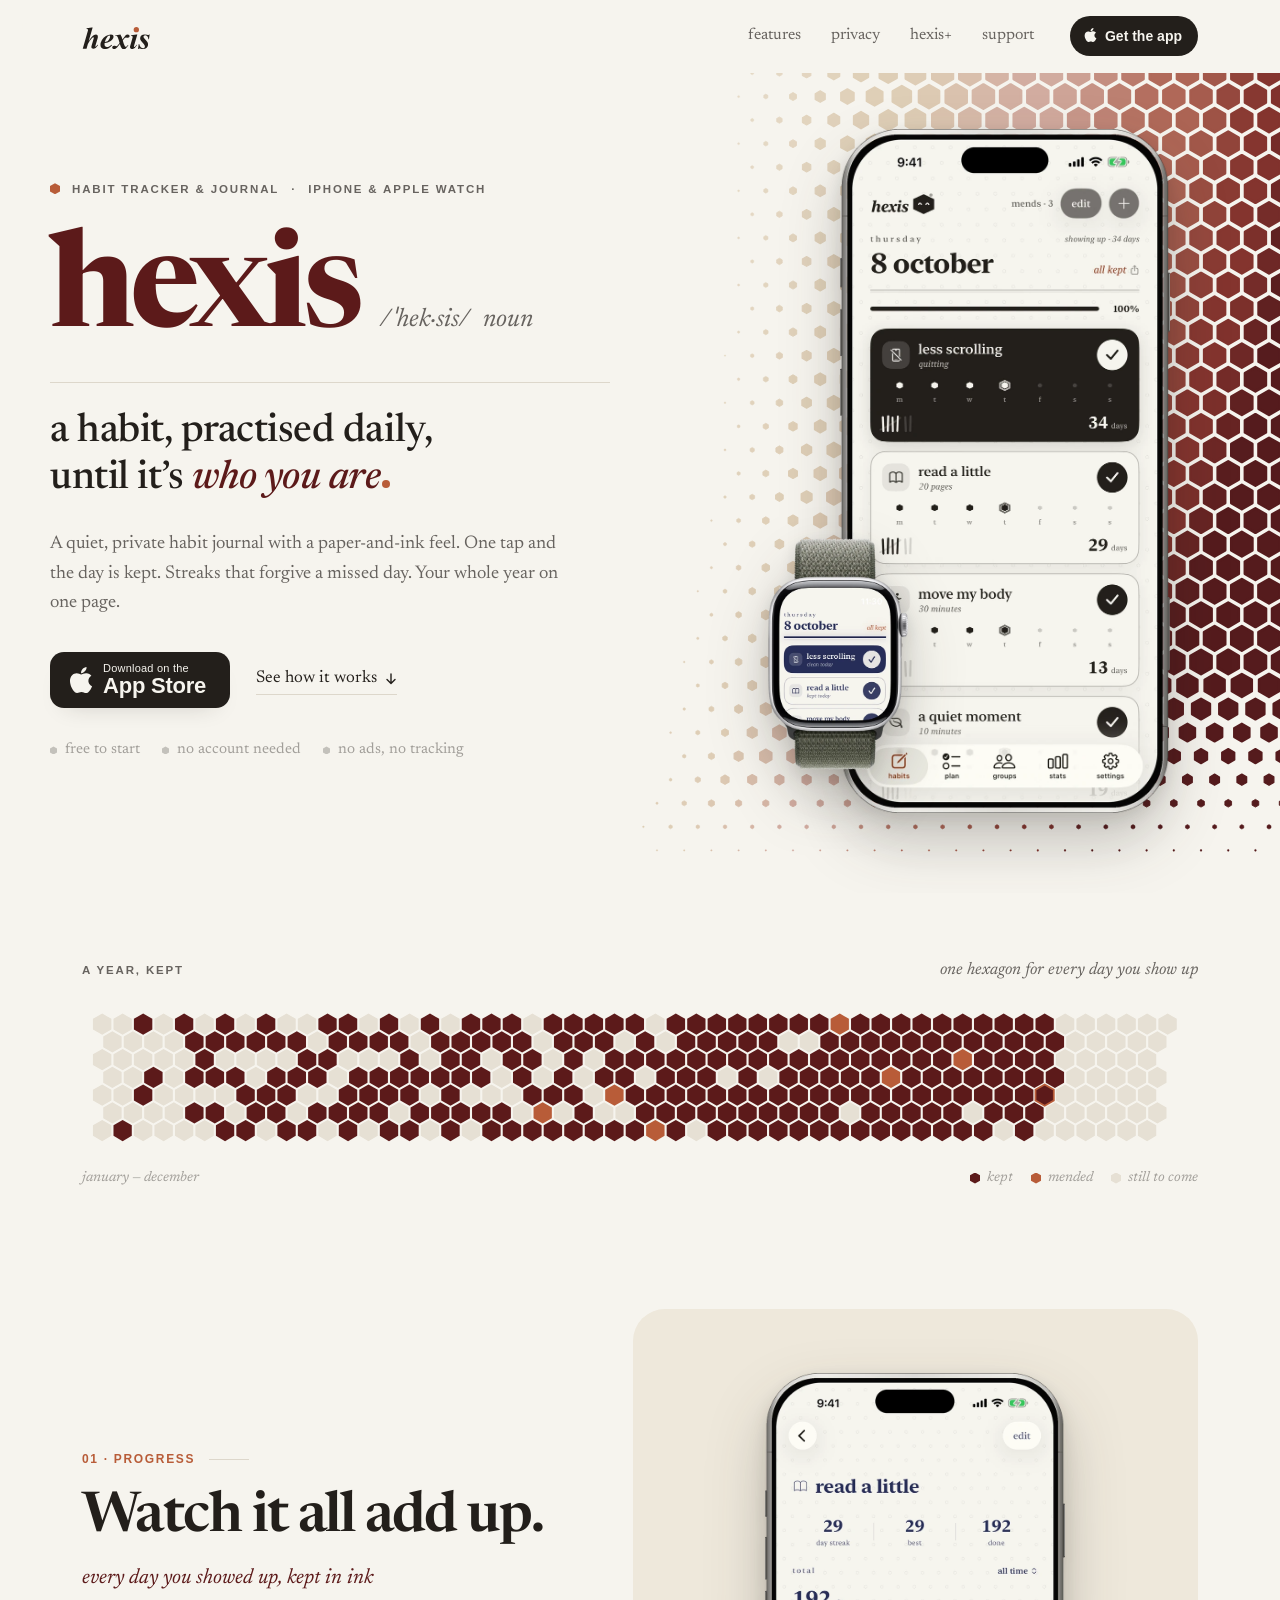
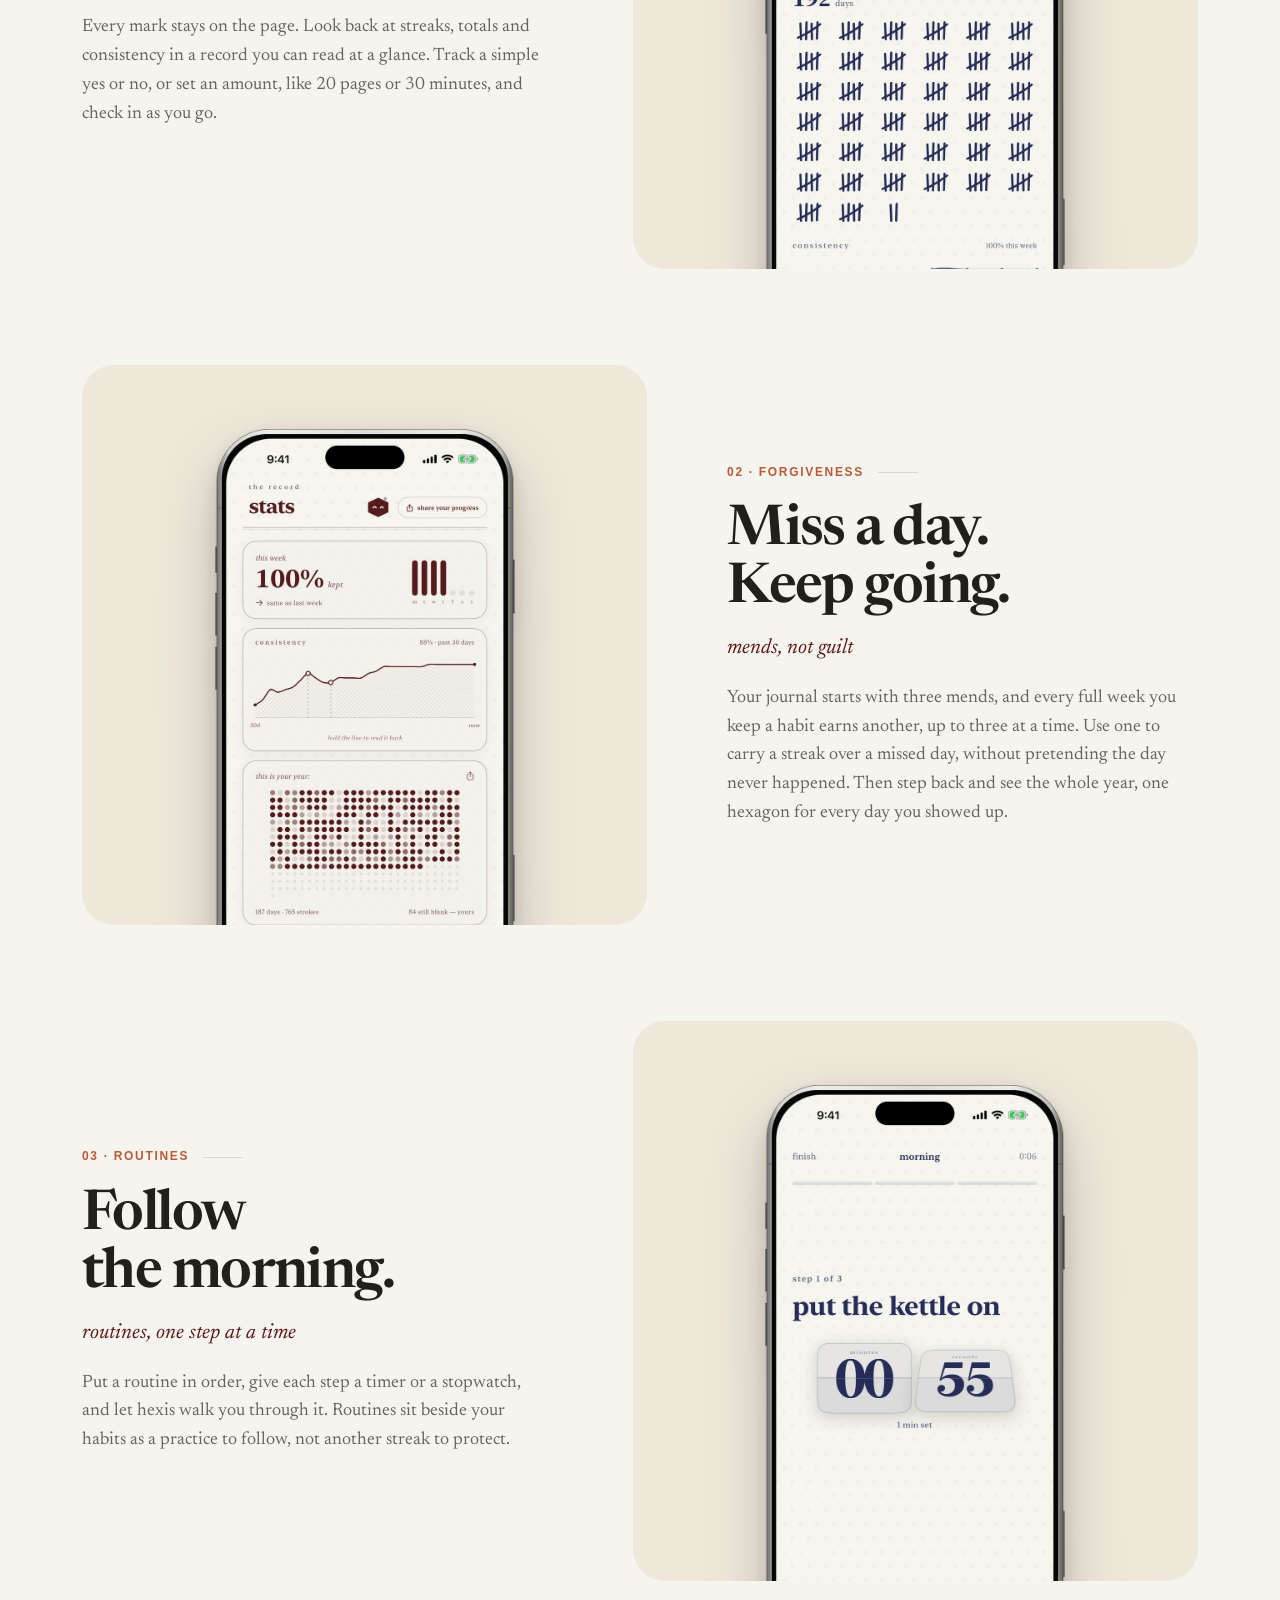
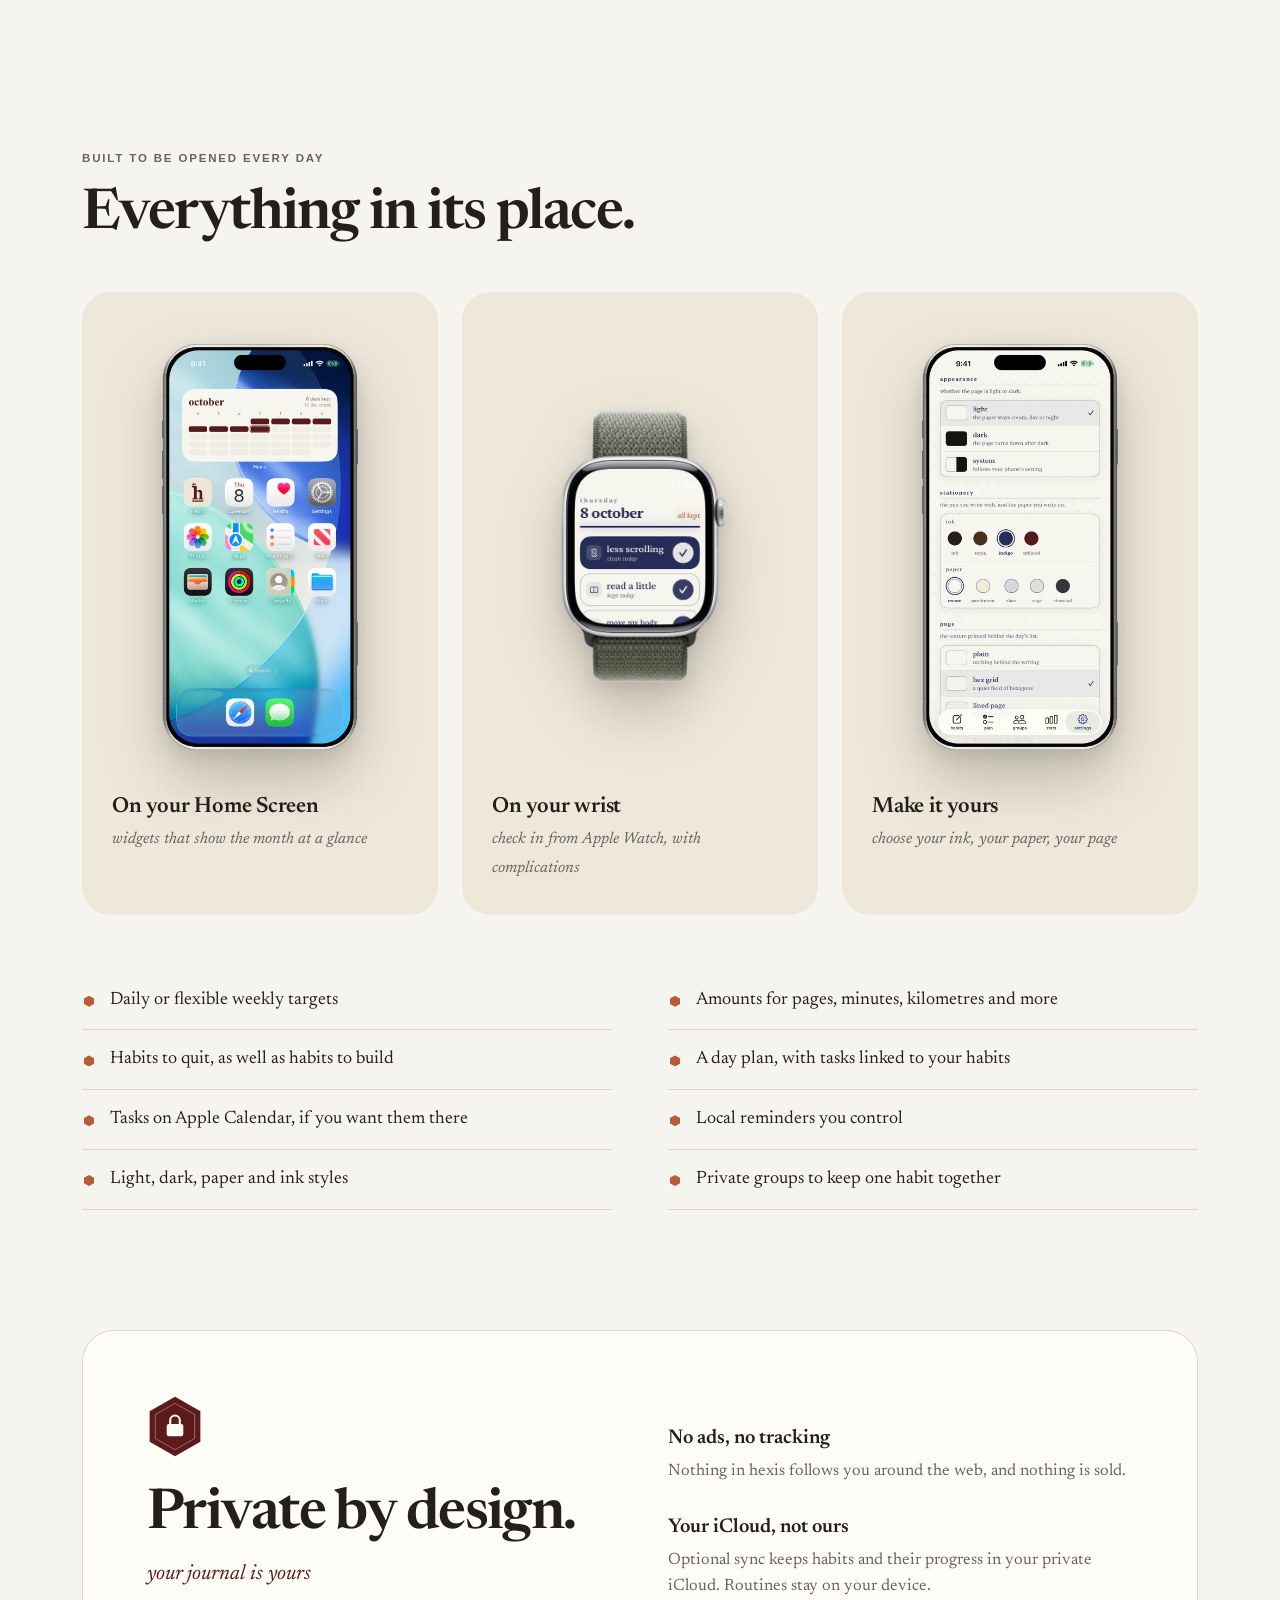
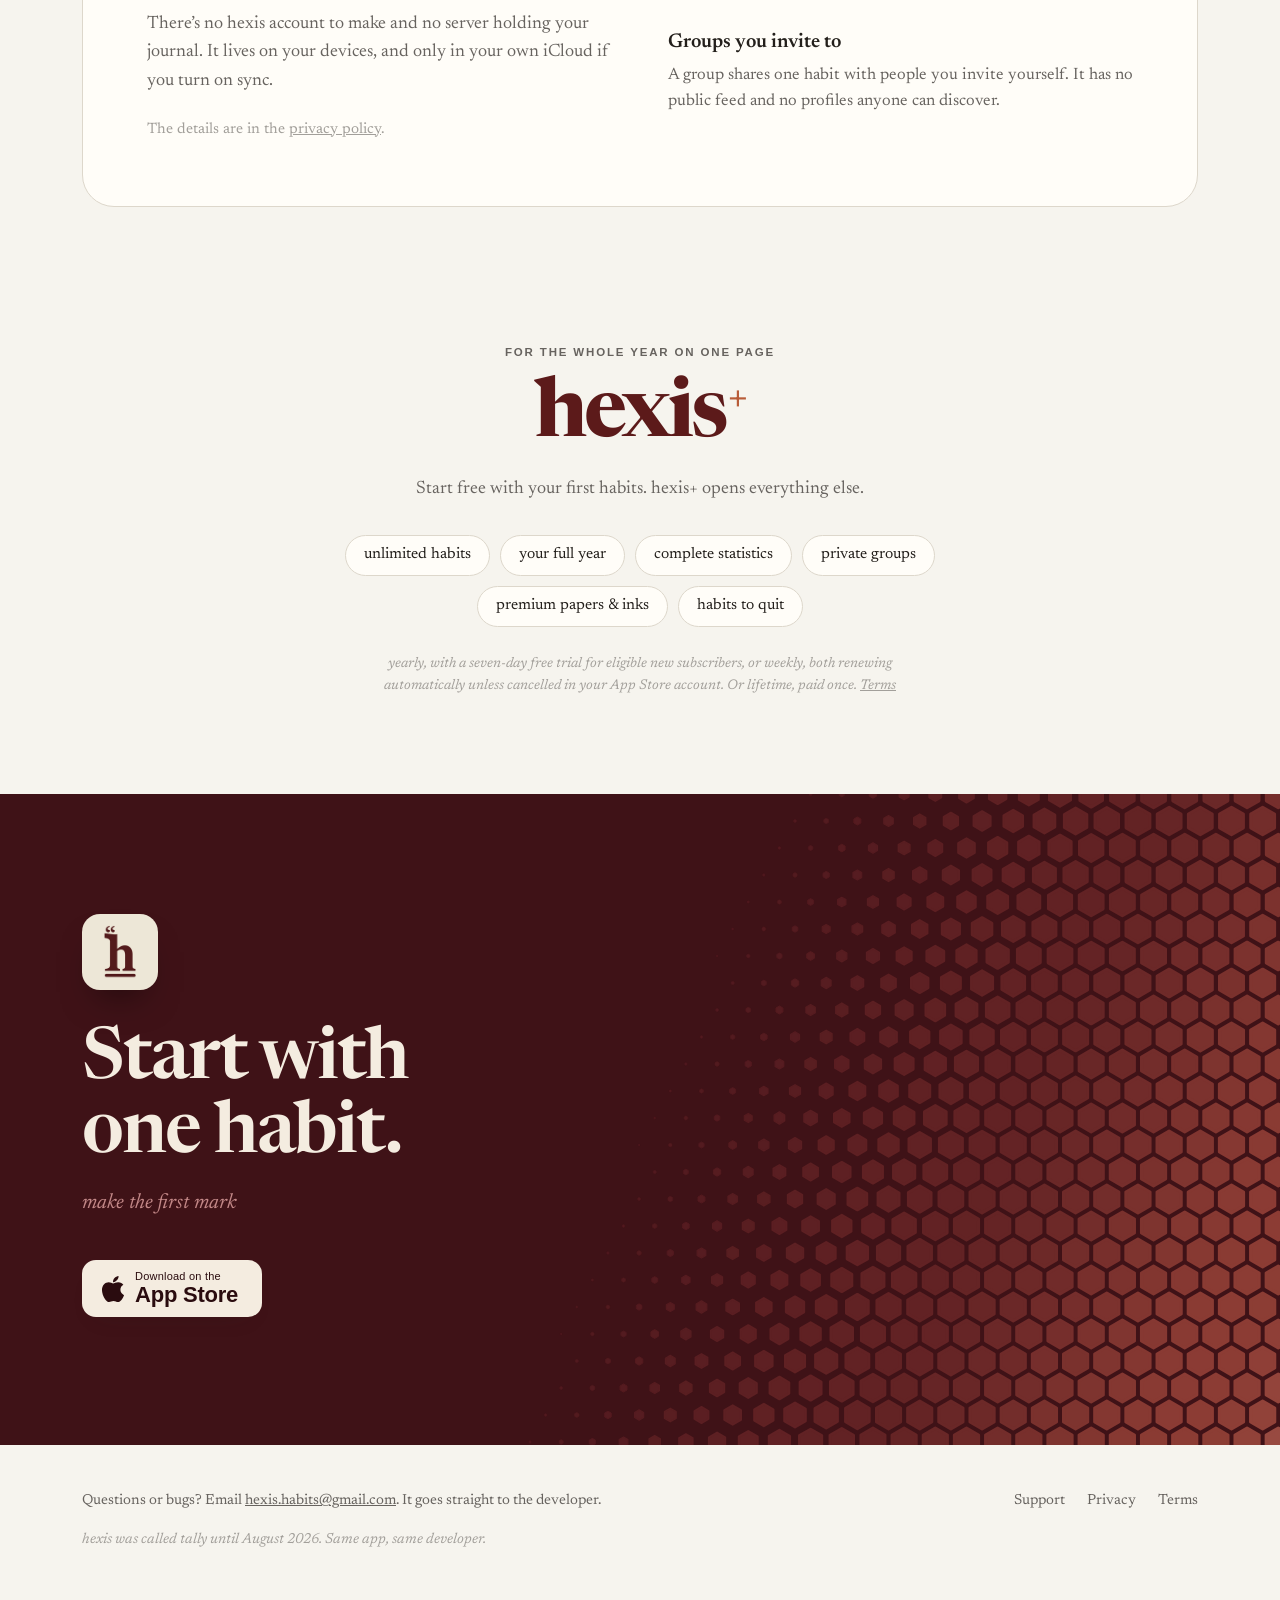
<file: index.html>
<!DOCTYPE html>
<html lang="en">
<head>
<meta charset="utf-8">
<meta name="viewport" content="width=device-width, initial-scale=1">
<title>hexis — a habit journal kept in ink</title>
<meta name="description" content="hexis is a private habit tracker and journal for iPhone and Apple Watch. One mark a day, kept in ink — streaks that forgive a missed day, routines with timers, and a year of your practice on one page.">
<meta name="apple-itunes-app" content="app-id=6790734249">
<meta property="og:title" content="hexis — a habit journal kept in ink">
<meta property="og:description" content="One mark a day. A private habit tracker and journal for iPhone and Apple Watch.">
<meta property="og:image" content="https://tally484.github.io/tally-legal/img/og.png">
<meta property="og:type" content="website">
<meta name="theme-color" content="#F6F4EE" media="(prefers-color-scheme: light)">
<meta name="theme-color" content="#161411" media="(prefers-color-scheme: dark)">
<link rel="icon" href="favicon.png" type="image/png">
<link rel="apple-touch-icon" href="apple-touch-icon.png">
<link rel="preconnect" href="https://fonts.googleapis.com">
<link rel="preconnect" href="https://fonts.gstatic.com" crossorigin>
<link href="https://fonts.googleapis.com/css2?family=Newsreader:ital,opsz,wght@0,6..72,400;0,6..72,500;0,6..72,600;0,6..72,700;1,6..72,400;1,6..72,500&display=swap" rel="stylesheet">
<script>document.documentElement.classList.add('js');</script>
<style>
  :root {
    --paper: #F6F4EE;
    --card: #FFFDF8;
    --mat: #EEE8DB;
    --ink: #231F1B;
    --soft: #67635F;
    --faint: #A29F9A;
    --hairline: #DDD7CB;
    --oxblood: #5C1A1A;
    --accent: #B85C38;
    --accent-fill: #944226;
    --hex-on: #5C1A1A;
    --hex-off: #E6E0D4;
    --frame: #1D1A17;
    --band: #3F1217;
    --band-ink: #F4ECE0;
    --band-soft: #C28787;
    --shadow: rgba(35,31,27,0.22);
    --shadow-near: rgba(35,31,27,0.12);
    --serif: ui-serif, "New York", "Newsreader", Georgia, "Times New Roman", serif;
    --sans: -apple-system, BlinkMacSystemFont, "Helvetica Neue", Arial, sans-serif;
    --ease: cubic-bezier(.2,.7,.2,1);
  }
  @media (prefers-color-scheme: dark) {
    :root {
      --paper: #161411;
      --card: #1F1C18;
      --mat: #221E1A;
      --ink: #F1EEE8;
      --soft: #B4AEA5;
      --faint: #7C766D;
      --hairline: #34302A;
      --oxblood: #E0A39E;
      --accent: #D47850;
      --accent-fill: #D47850;
      --hex-on: #B26C5E;
      --hex-off: #26221D;
      --frame: #3A3630;
      --band: #2A0C0F;
      --shadow: rgba(0,0,0,0.55);
      --shadow-near: rgba(0,0,0,0.35);
    }
  }

  * { box-sizing: border-box; }
  .visually-hidden { position: absolute; width: 1px; height: 1px; overflow: hidden; clip: rect(0 0 0 0); white-space: nowrap; }
  html { -webkit-text-size-adjust: 100%; scroll-padding-top: 84px; }
  @media (prefers-reduced-motion: no-preference) { html { scroll-behavior: smooth; } }
  body {
    margin: 0; overflow-x: hidden;
    background: var(--paper); color: var(--ink);
    font-family: var(--serif); font-size: 18px; line-height: 1.6;
    -webkit-font-smoothing: antialiased; text-rendering: optimizeLegibility;
  }
  a { color: inherit; }
  img { display: block; max-width: 100%; }
  ::selection { background: var(--accent); color: var(--paper); }
  .wrap { max-width: 1180px; margin: 0 auto; padding: 0 32px; }

  .label {
    font-family: var(--sans); font-size: 11.5px; font-weight: 600;
    letter-spacing: .16em; text-transform: uppercase; color: var(--soft);
  }

  /* ───────── masthead ───────── */
  .masthead {
    position: sticky; top: 0; z-index: 20;
    background: color-mix(in srgb, var(--paper) 86%, transparent);
    -webkit-backdrop-filter: saturate(1.4) blur(14px); backdrop-filter: saturate(1.4) blur(14px);
    border-bottom: 1px solid transparent;
    transition: border-color .3s ease;
  }
  .masthead.scrolled { border-bottom-color: var(--hairline); }
  .bar { display: flex; align-items: center; gap: 36px; height: 72px; }
  .brand { display: flex; align-items: center; color: var(--ink); text-decoration: none; margin-right: auto; }
  .brand .wordmark { height: 26px; width: auto; display: block; }
  .brand .tittle { fill: var(--accent); transition: transform .45s cubic-bezier(.3,1.6,.5,1); transform-box: fill-box; transform-origin: center; }
  .brand:hover .tittle { transform: translateY(-22%); }
  .links { display: flex; gap: 30px; font-size: 16px; }
  .links a { position: relative; text-decoration: none; color: var(--soft); padding: 6px 0; transition: color .2s ease; }
  .links a::after {
    content: ""; position: absolute; left: 0; right: 0; bottom: 2px; height: 1px;
    background: var(--accent); transform: scaleX(0); transform-origin: left; transition: transform .35s var(--ease);
  }
  .links a:hover { color: var(--ink); }
  .links a:hover::after { transform: scaleX(1); }
  .get {
    display: inline-flex; align-items: center; gap: 8px; flex: none;
    text-decoration: none; color: var(--paper); background: var(--ink);
    font-family: var(--sans); font-size: 14px; font-weight: 600;
    padding: 9px 16px 9px 14px; border-radius: 999px;
    transition: background .2s ease, transform .2s ease;
  }
  .get svg { width: 13px; height: 16px; margin-top: -2px; }
  .get:hover { background: var(--oxblood); transform: translateY(-1px); }
  @media (prefers-color-scheme: dark) { .get:hover { color: #161411; } }

  /* ───────── hero: a dictionary entry, and the honeycomb building in ───────── */
  .hero { position: relative; overflow: hidden; }
  .field { position: absolute; display: block; pointer-events: none; }
  .hero .field { top: 0; bottom: 0; right: 0; width: 54%; height: 100%; }
  .hero-grid {
    position: relative; display: grid; grid-template-columns: 1.1fr .9fr; gap: 24px;
    align-items: center; min-height: min(820px, calc(100svh - 72px)); padding: 40px 0 64px;
  }
  .entry { max-width: 560px; }
  .entry .label { display: flex; align-items: center; flex-wrap: wrap; gap: 4px 12px; margin: 0 0 40px; }
  .entry .label span { white-space: nowrap; }
  .entry .label::before {
    content: ""; width: 10px; height: 11px; background: var(--accent); flex: none;
    clip-path: polygon(50% 0, 100% 25%, 100% 75%, 50% 100%, 0 75%, 0 25%);
  }
  .headword { display: flex; align-items: baseline; flex-wrap: wrap; gap: 6px 22px; margin: 0; }
  h1 {
    font-size: clamp(76px, 10.4vw, 148px); line-height: .86; font-weight: 700;
    letter-spacing: -.04em; margin: 0; color: var(--oxblood);
  }
  .pron { font-style: italic; color: var(--soft); font-size: clamp(20px, 2vw, 26px); white-space: nowrap; }
  .pron b { font-weight: 400; margin-left: .55em; }
  .entry hr { border: 0; height: 1px; background: var(--hairline); margin: 30px 0 26px; transform-origin: left; }
  .def { font-size: clamp(28px, 3.1vw, 40px); line-height: 1.18; letter-spacing: -.012em; margin: 0; font-weight: 500; }
  .def em { color: var(--oxblood); font-weight: 500; }
  .stop { display: inline-block; width: .2em; height: .2em; border-radius: 50%; background: var(--accent); margin-left: .04em; }
  .entry .body { color: var(--soft); max-width: 28em; margin: 26px 0 34px; font-size: 18.5px; }
  .cta { display: flex; align-items: center; gap: 26px; flex-wrap: wrap; }
  .store {
    display: inline-flex; align-items: center; gap: 10px; text-decoration: none;
    background: var(--ink); color: var(--paper);
    padding: 11px 24px 11px 19px; border-radius: 14px; font-family: var(--sans);
    box-shadow: 0 12px 24px -16px var(--shadow);
    transition: transform .25s var(--ease), background .2s ease, box-shadow .25s ease;
  }
  .store:hover { transform: translateY(-2px); background: var(--oxblood); box-shadow: 0 18px 30px -18px var(--shadow); }
  @media (prefers-color-scheme: dark) { .store:hover { color: #161411; } }
  .store svg { width: 24px; height: 30px; flex: none; }
  .store span { display: flex; flex-direction: column; font-size: 22px; font-weight: 600; line-height: 1.05; letter-spacing: -.01em; }
  .store small { font-size: 11px; font-weight: 500; letter-spacing: .02em; }
  .more {
    display: inline-flex; align-items: center; gap: 8px; color: var(--ink); text-decoration: none; font-size: 17px;
    border-bottom: 1px solid var(--hairline); padding-bottom: 2px; transition: border-color .2s ease;
  }
  .more svg { width: 12px; height: 12px; transition: transform .25s ease; }
  .more:hover { border-color: var(--accent); }
  .more:hover svg { transform: translateY(2px); }
  .assure { display: flex; flex-wrap: wrap; gap: 8px 22px; list-style: none; padding: 0; margin: 30px 0 0; font-size: 15px; color: var(--faint); }
  .assure li { display: flex; align-items: center; gap: 8px; }
  .assure li::before {
    content: ""; width: 7px; height: 8px; background: var(--faint); opacity: .6;
    clip-path: polygon(50% 0, 100% 25%, 100% 75%, 50% 100%, 0 75%, 0 25%);
  }

  /* the hero pair: iPhone 17 Pro Max with an Apple Watch Series 11 in front */
  .hero-devices { position: relative; justify-self: center; width: min(100%, 420px); padding: 0 0 0 70px; }
  .hero-devices .iphone { width: 100%; max-width: 330px; margin-left: auto; }
  .hero-devices .watch { position: absolute; left: 0; bottom: 6%; width: 38%; max-width: 150px; }

  /* ───────── real devices ───────── */
  .iphone, .watch { display: block; height: auto; filter: drop-shadow(0 28px 30px var(--shadow)) drop-shadow(0 6px 8px var(--shadow-near)); }
  .iphone { width: 100%; max-width: 300px; aspect-ratio: 720 / 1493; margin: 0 auto; }
  .watch { width: 100%; max-width: 190px; aspect-ratio: 400 / 629; margin: 0 auto; }

  /* ───────── the year ───────── */
  .year { padding: 64px 0 24px; }
  .year-head { display: flex; justify-content: space-between; align-items: baseline; gap: 20px; margin-bottom: 18px; }
  .year-head p { margin: 0; font-style: italic; color: var(--soft); font-size: 17px; }
  .year svg { width: 100%; height: auto; display: block; overflow: visible; }
  .year .off { fill: var(--hex-off); }
  .year .on { fill: var(--hex-off); transition: fill .6s ease var(--d, 0s); }
  .year.inked .on { fill: var(--hex-on); }
  .year.inked .on.mend { fill: var(--accent); }
  .year .today { fill: none; stroke: var(--accent); stroke-width: 1.6; opacity: 0; transition: opacity .6s ease 1.6s; }
  .year.inked .today { opacity: 1; }
  .year-foot { display: flex; justify-content: space-between; gap: 16px; margin-top: 14px; font-size: 14px; color: var(--faint); font-style: italic; }
  .key { display: flex; gap: 18px; flex-wrap: wrap; }
  .key span { display: inline-flex; align-items: center; gap: 7px; }
  .key i { width: 10px; height: 11px; display: inline-block; clip-path: polygon(50% 0, 100% 25%, 100% 75%, 50% 100%, 0 75%, 0 25%); }

  /* ───────── senses: the entry's numbered meanings ───────── */
  section { padding: 96px 0; }
  .intro { max-width: 640px; margin: 0 0 24px; }
  .intro .label { margin: 0 0 18px; }
  h2 { font-size: clamp(36px, 4.6vw, 56px); line-height: 1.04; font-weight: 600; letter-spacing: -.028em; margin: 0 0 14px; }
  .sub { font-style: italic; color: var(--oxblood); font-size: 21px; margin: 0 0 18px; }
  .copy-body { color: var(--soft); max-width: 31em; margin: 0; }

  .sense {
    display: grid; grid-template-columns: 5fr 6fr; gap: 80px; align-items: center;
    padding: 48px 0;
  }
  .sense:first-child { padding-top: 0; }
  .sense.flip { grid-template-columns: 6fr 5fr; }
  .sense.flip .copy { order: 2; }
  .num { display: flex; align-items: center; gap: 14px; margin: 0 0 20px; }
  .num b { font-family: var(--sans); font-size: 12px; font-weight: 600; letter-spacing: .14em; color: var(--accent); }
  .num::after { content: ""; height: 1px; width: 40px; background: var(--hairline); }
  .panel {
    position: relative; overflow: hidden; height: 560px; border-radius: 32px;
    background: var(--mat); padding-top: 64px;
  }
  .panel .iphone { max-width: 300px; }

  /* ───────── in its place ───────── */
  .cards { display: grid; grid-template-columns: repeat(3, 1fr); gap: 24px; margin-top: 48px; }
  .card {
    margin: 0; background: var(--mat); border-radius: 28px;
    padding: 40px 30px 32px; display: flex; flex-direction: column;
  }
  .card .shot { height: 430px; display: grid; place-items: center; margin-bottom: 28px; }
  .card .iphone { max-width: 196px; }
  .card .watch { max-width: 176px; }
  .card b { display: block; font-size: 22px; font-weight: 600; letter-spacing: -.01em; }
  .card span { color: var(--soft); font-size: 16px; font-style: italic; }

  .glossary { list-style: none; padding: 0; margin: 56px 0 0; display: grid; grid-template-columns: 1fr 1fr; column-gap: 56px; }
  .glossary li { padding: 15px 0 15px 28px; position: relative; border-bottom: 1px solid var(--hairline); }
  .glossary li::before {
    content: ""; position: absolute; left: 2px; top: 25px; width: 10px; height: 11px; background: var(--accent);
    clip-path: polygon(50% 0, 100% 25%, 100% 75%, 50% 100%, 0 75%, 0 25%);
  }

  /* ───────── privacy ───────── */
  .private {
    background: var(--card); border: 1px solid var(--hairline); border-radius: 32px;
    padding: 64px; display: grid; grid-template-columns: 1fr 1fr; gap: 56px;
  }
  .seal { width: 56px; height: 63px; margin-bottom: 28px; color: var(--oxblood); display: block; }
  .private dl { margin: 0; align-self: center; }
  .private dt { font-weight: 600; font-size: 20px; }
  .private dd { margin: 4px 0 26px; color: var(--soft); font-size: 16.5px; }
  .private dd:last-child { margin-bottom: 0; }
  .private .aside { margin: 22px 0 0; font-size: 15px; color: var(--faint); }

  /* ───────── hexis+ ───────── */
  .plus { text-align: center; }
  .plus .label { margin: 0 0 14px; }
  .plus h2 { font-size: clamp(52px, 6.4vw, 84px); font-weight: 700; color: var(--oxblood); letter-spacing: -.04em; }
  .plus h2 sup { color: var(--accent); font-size: .5em; vertical-align: .7em; margin-left: .03em; }
  .plus .copy-body { margin: 0 auto; }
  .tags { display: flex; flex-wrap: wrap; justify-content: center; gap: 10px; margin: 32px auto 0; max-width: 760px; padding: 0; list-style: none; }
  .tags li { border: 1px solid var(--hairline); border-radius: 999px; padding: 7px 18px; font-size: 15.5px; background: var(--card); }
  .fine { font-size: 14px; color: var(--faint); font-style: italic; margin: 26px auto 0; max-width: 40em; }

  /* ───────── closing band ───────── */
  .band { position: relative; overflow: hidden; background: var(--band); color: var(--band-ink); padding: 0; }
  .band .field { inset: 0; width: 100%; height: 100%; }
  .band-inner { position: relative; padding: 120px 0 128px; max-width: 560px; }
  .band .mark { width: 76px; height: 76px; border-radius: 18px; margin-bottom: 34px; box-shadow: 0 20px 36px -18px rgba(0,0,0,.6); }
  .band h2 { color: var(--band-ink); font-size: clamp(44px, 5.6vw, 72px); }
  .band .sub { color: var(--band-soft); }
  .band .store { background: var(--band-ink); color: #2A0C0F; margin-top: 22px; }
  .band .store:hover { background: #fff; color: #2A0C0F; }

  footer { padding: 44px 0 56px; font-size: 14.5px; color: var(--soft); }
  footer .row { display: flex; justify-content: space-between; align-items: flex-start; gap: 24px; flex-wrap: wrap; }
  footer nav { display: flex; gap: 22px; flex-wrap: wrap; }
  footer nav a { text-decoration: none; }
  footer nav a:hover { color: var(--ink); text-decoration: underline; text-decoration-color: var(--accent); text-underline-offset: 4px; }
  footer p { margin: 0; }
  footer .was { margin-top: 16px; color: var(--faint); font-style: italic; }

  /* ───────── motion ───────── */
  @media (prefers-reduced-motion: no-preference) {
    .rise { opacity: 0; transform: translateY(16px); animation: rise 1s var(--ease) forwards; animation-delay: calc(var(--i, 0) * 90ms + 80ms); }
    .entry hr.rise { transform: scaleX(0); animation-name: draw; animation-duration: 1.2s; }
    .hero-devices.rise { transform: translateY(28px); animation-duration: 1.3s; }
    @keyframes rise { to { opacity: 1; transform: none; } }
    @keyframes draw { to { opacity: 1; transform: scaleX(1); } }
    .js .reveal { opacity: 0; transform: translateY(26px); transition: opacity 1s var(--ease), transform 1s var(--ease); transition-delay: var(--rd, 0s); }
    .js .reveal.in { opacity: 1; transform: none; }
  }

  /* ───────── narrow ───────── */
  @media (max-width: 900px) {
    body { font-size: 17px; }
    .links { display: none; }
    .bar { height: 62px; }
    .brand .wordmark { height: 23px; }
    .hero .field { top: auto; bottom: 0; height: 620px; width: 100%; }
    .hero-grid { grid-template-columns: 1fr; gap: 48px; min-height: 0; padding: 36px 0 72px; }
    .entry .label { margin-bottom: 30px; }
    .hero-devices { width: min(100%, 330px); padding-left: 52px; }
    section { padding: 72px 0; }
    .sense, .sense.flip { grid-template-columns: 1fr; gap: 32px; padding: 40px 0; }
    .sense.flip .copy { order: 0; }
    .panel { height: 460px; padding-top: 44px; border-radius: 26px; }
    .panel .iphone { max-width: 240px; }
    .cards { grid-template-columns: 1fr; }
    .card .shot { height: 400px; }
    .glossary { grid-template-columns: 1fr; }
    .private { grid-template-columns: 1fr; padding: 40px 28px; gap: 28px; }
    .band-inner { padding: 88px 0 300px; }
    .year-foot { flex-direction: column; }
    .year-head { flex-direction: column; gap: 6px; }
  }
  @media (max-width: 480px) {
    .wrap { padding: 0 16px; }
    .entry .label { letter-spacing: .12em; font-size: 10.5px; }
    .entry .label .mid { display: none; }
    .entry .label span:last-child { flex-basis: 100%; padding-left: 22px; }
    .cta { gap: 20px; }
    .assure { gap: 6px 16px; font-size: 14px; }
    .private { padding: 32px 20px; border-radius: 26px; }
    .card { padding: 28px 20px 24px; }
  }
</style>
</head>
<body>

<header class="masthead">
  <div class="wrap bar">
    <a class="brand" href="./"><svg class="wordmark" viewBox="-6 -426 1190 432" role="img" aria-label="hexis"><path d="M170.9 -352.2 104.9 -123.4Q139.1 -173.9 154.6 -191.7Q177.7 -217.3 194.4 -226.4Q211 -235.4 226.2 -235.4Q239.2 -235.4 248.4 -225.6Q257.7 -215.8 257.7 -199.6Q257.7 -185.9 251.6 -165.3L219.4 -57.1Q215.1 -42.9 215.1 -38.1Q215.1 -35.8 216.8 -33.9Q218.6 -32 220.9 -32Q223.9 -32 227 -34.5Q235.1 -40.9 244.3 -54.8Q246.5 -58.4 251.6 -65.5L261.5 -59.9Q239.7 -23.9 220.1 -10.4Q200.6 3 183.1 3Q167.3 3 158.4 -5.1Q149.6 -13.2 149.6 -25.4Q149.6 -36.6 155.6 -57.1L187.1 -165.3Q190.2 -176.5 190.2 -181.5Q190.2 -184.3 188 -186.5Q185.9 -188.7 183.1 -188.7Q173.9 -188.7 157.9 -173.4Q124.9 -142.2 91.9 -75.4L69.3 0H6.3L89.6 -286.9Q94.7 -305.2 94.7 -313.1Q94.7 -319.4 89.6 -323Q83 -327.8 69.3 -327L71.1 -337.2L155.6 -352.2ZM370.4 -95.2Q368.2 -78.7 368.2 -68Q368.2 -49 379.2 -37.6Q390.3 -26.2 408.8 -26.2Q426.6 -26.2 444.5 -34.8Q462.4 -43.4 486 -65L493.6 -58.1Q464.4 -22.9 436.7 -7.9Q409 7.1 375.5 7.1Q333.1 7.1 316.9 -13.2Q300.6 -33.5 300.6 -60.2Q300.6 -101.8 324.9 -143.5Q349.1 -185.1 390.9 -210.2Q432.7 -235.4 474.8 -235.4Q496.1 -235.4 507.1 -225.2Q518 -215.1 518 -199.6Q518 -181 507.3 -163.5Q492.6 -139.6 470.2 -125Q447.9 -110.4 420.2 -102.8Q401.7 -97.8 370.4 -95.2ZM372.7 -108.4Q395.1 -111.7 407.4 -117.4Q419.7 -123.1 431.5 -135.7Q443.3 -148.3 452 -167.5Q460.6 -186.6 460.6 -203.4Q460.6 -210.5 456.7 -214.6Q452.7 -218.6 446.6 -218.6Q434.4 -218.6 419.2 -201.6Q391.3 -170.6 372.7 -108.4ZM543.6 -220.1 632.2 -235.4Q656.3 -197.5 666.2 -152.1Q691.1 -188.9 703.8 -203.6Q720.8 -223.4 731.9 -229.4Q742.9 -235.4 755.4 -235.4Q769.3 -235.4 776.8 -227.8Q784.3 -220.1 784.3 -207.2Q784.3 -195 776.8 -187.3Q769.3 -179.5 758.2 -179.5Q750 -179.5 739.5 -182.4Q729 -185.4 724.9 -185.4Q714.2 -185.4 704.6 -177.7Q691.4 -167.3 672.1 -133.3Q693.7 -57.1 706.6 -40.4Q714.2 -30.5 722.1 -30.5Q728.7 -30.5 733.5 -33.8Q740.9 -39.1 756.1 -60.4L765.3 -55.1Q742.9 -19 721.6 -4.3Q705.4 7.1 689.6 7.1Q673.4 7.1 662.6 -0.1Q651.8 -7.4 643.4 -23.7Q635 -40.1 623.6 -76.2Q593.9 -38.3 577 -20.9Q560.1 -3.6 548.9 1.8Q537.8 7.1 525.1 7.1Q511.9 7.1 504.1 -0.5Q496.4 -8.1 496.4 -20.3Q496.4 -33.3 504.8 -41.6Q513.1 -50 526.1 -50Q532.9 -50 541.6 -46Q554.3 -39.9 559.9 -39.9Q567.2 -39.9 573.1 -42.9Q580.7 -46.7 592.4 -59.4Q599.5 -67.3 618.5 -92.9Q594.1 -183.3 580.4 -201.1Q571.8 -212.5 558.6 -212.5Q551.7 -212.5 541.8 -210.5ZM913.6 -235.4 861.5 -54.8Q857.2 -39.4 857.2 -34.5Q857.2 -31.7 859.5 -29.3Q861.8 -26.9 864.3 -26.9Q868.6 -26.9 872.9 -30.7Q884.4 -40.1 900.4 -64.7L909 -59.7Q870.6 7.1 827.5 7.1Q811 7.1 801.2 -2.2Q791.4 -11.4 791.4 -25.6Q791.4 -35 795.7 -49.5L831 -170.9Q836.1 -188.4 836.1 -197.3Q836.1 -202.9 831.3 -207.2Q826.5 -211.5 818.1 -211.5Q814.3 -211.5 808.9 -211.2L812.2 -221.4L898.3 -235.4ZM1117.9 -235.4 1106.8 -156.9H1097.4Q1095.4 -187.4 1078.7 -204.9Q1062.1 -222.4 1043 -222.4Q1031.4 -222.4 1023.8 -215.6Q1016.1 -208.7 1016.1 -199.1Q1016.1 -190.9 1019.4 -183.8Q1022.7 -176.7 1034.2 -164.5Q1074.3 -121.4 1082.9 -105.1Q1091.5 -88.9 1091.5 -70.3Q1091.5 -50.3 1081.4 -32.4Q1071.2 -14.5 1051 -3.7Q1030.9 7.1 1009 7.1Q994.3 7.1 972.7 1.3Q958.5 -2.8 951.4 -2.8Q945 -2.8 941.5 -0.9Q937.9 1 933.6 7.1H924.2L936.7 -77.4H944.8Q953.7 -46.7 961.4 -33.6Q969.2 -20.6 982.1 -12.8Q995.1 -5.1 1007 -5.1Q1021 -5.1 1030.1 -13.8Q1039.2 -22.6 1039.2 -34.8Q1039.2 -46.7 1033.3 -57.9Q1027.3 -69.1 1005.7 -92.7Q976 -124.9 966.6 -142.4Q960 -155.1 960 -171.4Q960 -198.8 980 -217.1Q999.9 -235.4 1035.9 -235.4Q1051.7 -235.4 1074.5 -229.8Q1086 -227 1092.8 -227Q1102.7 -227 1108.8 -235.4Z" fill="currentColor"/><circle class="tittle" cx="896.9" cy="-314.8" r="44"/></svg></a>
    <nav class="links" aria-label="Sections">
      <a href="#features">features</a>
      <a href="#privacy">privacy</a>
      <a href="#plus">hexis+</a>
      <a href="support.html">support</a>
    </nav>
    <a class="get" href="https://apps.apple.com/app/id6790734249"><svg viewBox="0 0 384 512" aria-hidden="true"><path fill="currentColor" d="M318.7 268.7c-.2-36.7 16.4-64.4 50-84.8-18.8-26.9-47.2-41.7-84.7-44.6-35.5-2.8-74.3 20.7-88.5 20.7-15 0-49.4-19.7-76.4-19.7C63.3 141.2 4 184.8 4 273.5q0 39.3 14.4 81.2c12.8 36.7 59 126.7 107.2 125.2 25.2-.6 43-17.9 75.8-17.9 31.8 0 48.3 17.9 76.4 17.9 48.6-.7 90.4-82.5 102.6-119.3-65.2-30.7-61.7-90-61.7-91.9zm-56.6-164.2c27.3-32.4 24.8-61.9 24-72.5-24.1 1.4-52 16.4-67.9 34.9-17.5 19.8-27.8 44.3-25.6 71.9 26.1 2 49.9-11.4 69.5-34.3z"/></svg>Get the app</a>
  </div>
</header>

<main>
<div class="hero">
  <canvas class="field" id="hero-field" aria-hidden="true"></canvas>
  <div class="wrap hero-grid">
    <div class="entry">
      <p class="label rise" style="--i:0"><span>habit tracker &amp; journal</span><span class="mid">·</span><span>iPhone &amp; Apple Watch</span></p>
      <div class="headword rise" style="--i:1">
        <h1>hexis</h1>
        <span class="pron">/ˈhek·sis/<b>noun</b></span>
      </div>
      <hr class="rise" style="--i:2">
      <p class="def rise" style="--i:3">a habit, practised daily,<br class="wide"> until it’s <em>who you are</em><span class="stop" aria-hidden="true"></span><span class="visually-hidden">.</span></p>
      <p class="body rise" style="--i:4">A quiet, private habit journal with a paper-and-ink feel. One tap and the day is kept. Streaks that forgive a missed day. Your whole year on one page.</p>
      <div class="cta rise" style="--i:5">
        <a class="store" href="https://apps.apple.com/app/id6790734249" aria-label="Download hexis on the App Store">
          <svg viewBox="0 0 384 512" aria-hidden="true"><path fill="currentColor" d="M318.7 268.7c-.2-36.7 16.4-64.4 50-84.8-18.8-26.9-47.2-41.7-84.7-44.6-35.5-2.8-74.3 20.7-88.5 20.7-15 0-49.4-19.7-76.4-19.7C63.3 141.2 4 184.8 4 273.5q0 39.3 14.4 81.2c12.8 36.7 59 126.7 107.2 125.2 25.2-.6 43-17.9 75.8-17.9 31.8 0 48.3 17.9 76.4 17.9 48.6-.7 90.4-82.5 102.6-119.3-65.2-30.7-61.7-90-61.7-91.9zm-56.6-164.2c27.3-32.4 24.8-61.9 24-72.5-24.1 1.4-52 16.4-67.9 34.9-17.5 19.8-27.8 44.3-25.6 71.9 26.1 2 49.9-11.4 69.5-34.3z"/></svg>
          <span><small>Download on the</small>App Store</span>
        </a>
        <a class="more" href="#features">See how it works <svg viewBox="0 0 12 12" aria-hidden="true"><path d="M6 1v9M2 6.5 6 10.5 10 6.5" fill="none" stroke="currentColor" stroke-width="1.4" stroke-linecap="round" stroke-linejoin="round"/></svg></a>
      </div>
      <ul class="assure rise" style="--i:6">
        <li>free to start</li>
        <li>no account needed</li>
        <li>no ads, no tracking</li>
      </ul>
    </div>
    <div class="hero-devices rise" style="--i:3">
      <img class="iphone" src="img/device-today-ink.webp" width="720" height="1493" alt="hexis on iPhone: four habits for 8 October, all kept, with a 34-day streak">
      <img class="watch" src="img/device-watch-indigo.webp" width="400" height="629" alt="hexis on Apple Watch, with the same day's habits">
    </div>
  </div>
</div>

<div class="wrap">
  <div class="year" id="year-wrap" aria-hidden="true">
    <div class="year-head">
      <span class="label">a year, kept</span>
      <p>one hexagon for every day you show up</p>
    </div>
    <svg id="year" viewBox="0 0 1000 135" preserveAspectRatio="xMidYMid meet"></svg>
    <div class="year-foot">
      <span>january — december</span>
      <span class="key"><span><i style="background:var(--hex-on)"></i>kept</span><span><i style="background:var(--accent)"></i>mended</span><span><i style="background:var(--hex-off)"></i>still to come</span></span>
    </div>
  </div>
</div>

<section id="features">
  <div class="wrap">
    <div class="sense reveal">
      <div class="copy">
        <div class="num"><b>01 · PROGRESS</b></div>
        <h2>Watch it all add&nbsp;up.</h2>
        <p class="sub">every day you showed up, kept in ink</p>
        <p class="copy-body">Every mark stays on the page. Look back at streaks, totals and consistency in a record you can read at a glance. Track a simple yes or no, or set an amount, like 20 pages or 30 minutes, and check in as you go.</p>
      </div>
      <div class="panel"><img class="iphone" src="img/device-marks-indigo.webp" width="720" height="1493" alt="A habit's page: 192 days done, drawn as tally marks, with a consistency line" loading="lazy"></div>
    </div>

    <div class="sense flip reveal">
      <div class="copy">
        <div class="num"><b>02 · FORGIVENESS</b></div>
        <h2>Miss a day. Keep&nbsp;going.</h2>
        <p class="sub">mends, not guilt</p>
        <p class="copy-body">Your journal starts with three mends, and every full week you keep a habit earns another, up to three at a time. Use one to carry a streak over a missed day, without pretending the day never happened. Then step back and see the whole year, one hexagon for every day you showed up.</p>
      </div>
      <div class="panel"><img class="iphone" src="img/device-stats-oxblood.webp" width="720" height="1493" alt="The stats page: a week at 100%, a consistency chart, and the whole year as a field of hexagons" loading="lazy"></div>
    </div>

    <div class="sense reveal">
      <div class="copy">
        <div class="num"><b>03 · ROUTINES</b></div>
        <h2>Follow the&nbsp;morning.</h2>
        <p class="sub">routines, one step at a time</p>
        <p class="copy-body">Put a routine in order, give each step a timer or a stopwatch, and let hexis walk you through it. Routines sit beside your habits as a practice to follow, not another streak to protect.</p>
      </div>
      <div class="panel"><img class="iphone" src="img/device-routine-indigo.webp" width="720" height="1493" alt="A morning routine, step one of three, with a timer at 55 seconds" loading="lazy"></div>
    </div>
  </div>
</section>

<section style="padding-top:24px">
  <div class="wrap">
    <div class="intro reveal">
      <p class="label">built to be opened every day</p>
      <h2>Everything in its&nbsp;place.</h2>
    </div>
    <div class="cards">
      <figure class="card reveal">
        <div class="shot"><img class="iphone" src="img/device-home-month-oxblood.webp" width="720" height="1493" alt="An iPhone Home Screen with the hexis month widget" loading="lazy"></div>
        <figcaption><b>On your Home Screen</b><span>widgets that show the month at a glance</span></figcaption>
      </figure>
      <figure class="card reveal" style="--rd:.1s">
        <div class="shot"><img class="watch" src="img/device-watch-indigo.webp" width="400" height="629" alt="hexis on Apple Watch" loading="lazy"></div>
        <figcaption><b>On your wrist</b><span>check in from Apple Watch, with complications</span></figcaption>
      </figure>
      <figure class="card reveal" style="--rd:.2s">
        <div class="shot"><img class="iphone" src="img/device-settings-indigo.webp" width="720" height="1493" alt="Stationery settings: inks, papers and page textures" loading="lazy"></div>
        <figcaption><b>Make it yours</b><span>choose your ink, your paper, your page</span></figcaption>
      </figure>
    </div>

    <ul class="glossary reveal">
      <li>Daily or flexible weekly targets</li>
      <li>Amounts for pages, minutes, kilometres and more</li>
      <li>Habits to quit, as well as habits to build</li>
      <li>A day plan, with tasks linked to your habits</li>
      <li>Tasks on Apple Calendar, if you want them there</li>
      <li>Local reminders you control</li>
      <li>Light, dark, paper and ink styles</li>
      <li>Private groups to keep one habit together</li>
    </ul>
  </div>
</section>

<section id="privacy" style="padding-top:24px">
  <div class="wrap">
    <div class="private reveal">
      <div>
        <svg class="seal" viewBox="0 0 64 72" aria-hidden="true"><path d="M32 2 61 18.5v35L32 70 3 53.5v-35Z" fill="currentColor"/><path d="M32 9.5 54.5 22.4v27.2L32 62.5 9.5 49.6V22.4Z" fill="none" stroke="var(--card)" stroke-width="1" opacity=".4"/><rect x="22.5" y="33" width="19" height="14" rx="2.5" fill="var(--card)"/><path d="M26.5 33v-4a5.5 5.5 0 0 1 11 0v4" fill="none" stroke="var(--card)" stroke-width="2.4"/></svg>
        <h2>Private by&nbsp;design.</h2>
        <p class="sub">your journal is yours</p>
        <p class="copy-body">There’s no hexis account to make and no server holding your journal. It lives on your devices, and only in your own iCloud if you turn on sync.</p>
        <p class="aside">The details are in the <a href="privacy.html">privacy policy</a>.</p>
      </div>
      <dl>
        <dt>No ads, no tracking</dt>
        <dd>Nothing in hexis follows you around the web, and nothing is sold.</dd>
        <dt>Your iCloud, not ours</dt>
        <dd>Optional sync keeps habits and their progress in your private iCloud. Routines stay on your device.</dd>
        <dt>Groups you invite to</dt>
        <dd>A group shares one habit with people you invite yourself. It has no public feed and no profiles anyone can discover.</dd>
      </dl>
    </div>
  </div>
</section>

<section class="plus" id="plus" style="padding-top:40px">
  <div class="wrap reveal">
    <p class="label">for the whole year on one page</p>
    <h2>hexis<sup>+</sup></h2>
    <p class="copy-body">Start free with your first habits. hexis+ opens everything else.</p>
    <ul class="tags">
      <li>unlimited habits</li>
      <li>your full year</li>
      <li>complete statistics</li>
      <li>private groups</li>
      <li>premium papers &amp; inks</li>
      <li>habits to quit</li>
    </ul>
    <p class="fine">yearly, with a seven-day free trial for eligible new subscribers, or weekly, both renewing automatically unless cancelled in your App Store account. Or lifetime, paid once. <a href="terms.html">Terms</a></p>
  </div>
</section>

<section class="band">
  <canvas class="field" id="band-field" aria-hidden="true"></canvas>
  <div class="wrap">
    <div class="band-inner reveal">
      <img class="mark" src="apple-touch-icon.png" alt="">
      <h2>Start with one&nbsp;habit.</h2>
      <p class="sub">make the first mark</p>
      <a class="store" href="https://apps.apple.com/app/id6790734249" aria-label="Download hexis on the App Store">
        <svg viewBox="0 0 384 512" aria-hidden="true"><path fill="currentColor" d="M318.7 268.7c-.2-36.7 16.4-64.4 50-84.8-18.8-26.9-47.2-41.7-84.7-44.6-35.5-2.8-74.3 20.7-88.5 20.7-15 0-49.4-19.7-76.4-19.7C63.3 141.2 4 184.8 4 273.5q0 39.3 14.4 81.2c12.8 36.7 59 126.7 107.2 125.2 25.2-.6 43-17.9 75.8-17.9 31.8 0 48.3 17.9 76.4 17.9 48.6-.7 90.4-82.5 102.6-119.3-65.2-30.7-61.7-90-61.7-91.9zm-56.6-164.2c27.3-32.4 24.8-61.9 24-72.5-24.1 1.4-52 16.4-67.9 34.9-17.5 19.8-27.8 44.3-25.6 71.9 26.1 2 49.9-11.4 69.5-34.3z"/></svg>
        <span><small>Download on the</small>App Store</span>
      </a>
    </div>
  </div>
</section>
</main>

<footer>
  <div class="wrap">
    <div class="row">
      <p>Questions or bugs? Email <a href="mailto:hexis.habits@gmail.com">hexis.habits@gmail.com</a>. It goes straight to the developer.</p>
      <nav>
        <a href="support.html">Support</a>
        <a href="privacy.html">Privacy</a>
        <a href="terms.html">Terms</a>
      </nav>
    </div>
    <p class="was">hexis was called tally until August 2026. Same app, same developer.</p>
  </div>
</footer>

<script>
(function () {
  var reduce = window.matchMedia('(prefers-reduced-motion: reduce)');
  var darkQ = window.matchMedia('(prefers-color-scheme: dark)');

  // The masthead takes its rule only once the page has moved.
  var bar = document.querySelector('.masthead');
  function onScroll() { bar.classList.toggle('scrolled', window.scrollY > 8); }
  onScroll();
  window.addEventListener('scroll', onScroll, { passive: true });

  // Sections settle in once, as they arrive.
  var reveals = document.querySelectorAll('.reveal');
  if ('IntersectionObserver' in window && !reduce.matches) {
    var ro = new IntersectionObserver(function (es) {
      es.forEach(function (e) { if (e.isIntersecting) { e.target.classList.add('in'); ro.unobserve(e.target); } });
    }, { rootMargin: '0px 0px -12% 0px' });
    reveals.forEach(function (el) { ro.observe(el); });
  } else {
    reveals.forEach(function (el) { el.classList.add('in'); });
  }

  // ── colour: the app's halftone ramp, mixed in OKLab like HoneycombHalftone.swift ──
  function toLab(c) {
    function lin(v) { var s = v / 255; return s <= 0.04045 ? s / 12.92 : Math.pow((s + 0.055) / 1.055, 2.4); }
    var r = lin(c[0]), g = lin(c[1]), b = lin(c[2]);
    var l = Math.cbrt(0.4122214708 * r + 0.5363325363 * g + 0.0514459929 * b);
    var m = Math.cbrt(0.2119034982 * r + 0.6806995451 * g + 0.1073969566 * b);
    var s = Math.cbrt(0.0883024619 * r + 0.2817188376 * g + 0.6299787005 * b);
    return [0.2104542553 * l + 0.7936177850 * m - 0.0040720468 * s,
            1.9779984951 * l - 2.4285922050 * m + 0.4505937099 * s,
            0.0259040371 * l + 0.7827717662 * m - 0.8086757660 * s];
  }
  function toRGB(L) {
    var l = Math.pow(L[0] + 0.3963377774 * L[1] + 0.2158037573 * L[2], 3);
    var m = Math.pow(L[0] - 0.1055613458 * L[1] - 0.0638541728 * L[2], 3);
    var s = Math.pow(L[0] - 0.0894841775 * L[1] - 1.2914855480 * L[2], 3);
    function enc(v) { v = Math.max(0, Math.min(1, v)); return Math.round(255 * (v <= 0.0031308 ? 12.92 * v : 1.055 * Math.pow(v, 1 / 2.4) - 0.055)); }
    return [enc(4.0767416621 * l - 3.3077115913 * m + 0.2309699292 * s),
            enc(-1.2684380046 * l + 2.6097574011 * m - 0.3413193965 * s),
            enc(-0.0041960863 * l - 0.7034186147 * m + 1.7076147010 * s)];
  }
  function lut(stops) {
    var out = [], N = 96;
    for (var i = 0; i < N; i++) {
      var u = i / (N - 1), k = 1;
      while (k < stops.length - 1 && u > stops[k][0]) k++;
      var p0 = stops[k - 1], p1 = stops[k];
      var t = Math.max(0, Math.min(1, (u - p0[0]) / (p1[0] - p0[0]))); t = t * t * (3 - 2 * t);
      var a = toLab(p0[1]), b = toLab(p1[1]);
      var c = toRGB([a[0] + (b[0] - a[0]) * t, a[1] + (b[1] - a[1]) * t, a[2] + (b[2] - a[2]) * t]);
      out.push('rgb(' + c.join(',') + ')');
    }
    return out;
  }
  var PALETTES = {
    light: { ramp: lut([[0, [230, 219, 200]], [.30, [222, 206, 182]], [.52, [210, 172, 160]], [.74, [176, 104, 88]], [.90, [132, 52, 46]], [1, [85, 27, 29]]]), glint: '#B85C38' },
    dark:  { ramp: lut([[0, [34, 30, 27]], [.30, [46, 38, 34]], [.52, [66, 44, 40]], [.74, [94, 54, 48]], [.90, [120, 68, 58]], [1, [146, 86, 74]]]), glint: '#CC977C' },
    band:  { ramp: lut([[0, [78, 24, 30]], [.35, [98, 34, 36]], [.65, [140, 60, 52]], [.85, [176, 104, 92]], [1, [210, 160, 146]]]), glint: '#D47850' },
    bandDark: { ramp: lut([[0, [56, 17, 22]], [.35, [76, 26, 30]], [.65, [112, 50, 46]], [.85, [148, 84, 74]], [1, [180, 124, 110]]]), glint: '#D47850' }
  };

  // ── the halftone: specks that grow into soft-cornered hexagons ──
  // shape(x, y, W, H) gives the field at a point: grow below 0 is bare paper,
  // 0..1 grows a speck into a full tile; tone walks the ramp.
  function Halftone(canvas, opts) {
    var ctx = canvas.getContext('2d');
    var tiles = [], W = 0, H = 0, R = 0, pal, raf = 0, visible = false, last = 0;
    var pointer = null, glints = [], nextGlint = 0;
    var HEX = [];
    for (var k = 0; k < 6; k++) { var a = Math.PI / 180 * (60 * k - 90); HEX.push([Math.cos(a), Math.sin(a)]); }

    function palette() { pal = PALETTES[darkQ.matches ? opts.dark : opts.light]; }
    function build() {
      var dpr = Math.min(window.devicePixelRatio || 1, 2);
      W = canvas.clientWidth; H = canvas.clientHeight;
      if (!W || !H) return;
      canvas.width = Math.round(W * dpr); canvas.height = Math.round(H * dpr);
      ctx.setTransform(dpr, 0, 0, dpr, 0, 0);
      R = opts.radius(W);
      var w = Math.sqrt(3) * R, h = 1.5 * R;
      tiles = []; glints = [];
      for (var row = -1; row * h < H + R; row++) {
        for (var col = -1; col * w < W + w; col++) {
          var x = col * w + (row & 1 ? w / 2 : 0), y = row * h;
          var f = opts.shape(x, y, W, H);
          if (f.grow <= 0) continue;
          var g = Math.min(1, f.grow);
          g = g * g * (3 - 2 * g);
          tiles.push({ x: x, y: y, g: g, t: Math.max(0, Math.min(1, f.tone)), d: f.dist || 0 });
        }
      }
      draw(performance.now());
    }
    function hex(x, y, r) {
      ctx.moveTo(x + HEX[0][0] * r, y + HEX[0][1] * r);
      for (var i = 1; i < 6; i++) ctx.lineTo(x + HEX[i][0] * r, y + HEX[i][1] * r);
      ctx.closePath();
    }
    function draw(now) {
      if (!W) return;
      ctx.clearRect(0, 0, W, H);
      var still = reduce.matches, time = now / 1000;
      ctx.lineJoin = 'round';
      for (var i = 0; i < tiles.length; i++) {
        var T = tiles[i], s = T.g, tone = T.t;
        if (!still) {
          // a slow breath travels out through the field; specks swell the most
          s *= 1 + 0.07 * (1 - T.g * 0.8) * Math.sin(time * 0.6 - T.d * 0.005);
          if (pointer) {
            var dx = T.x - pointer.x, dy = T.y - pointer.y, dd = Math.sqrt(dx * dx + dy * dy);
            if (dd < 170) { var p = 1 - dd / 170; p = p * p; s += 0.32 * p * (1 - s * 0.6); tone += 0.12 * p; }
          }
        }
        s = Math.min(1, s);
        if (s < 0.07) continue;
        var r = R * 0.86 * s, round = r * 0.2;
        var c = pal.ramp[Math.round(Math.min(1, tone) * 95)];
        ctx.beginPath(); hex(T.x, T.y, r - round / 2);
        ctx.fillStyle = c; ctx.strokeStyle = c; ctx.lineWidth = round;
        ctx.fill(); ctx.stroke();
      }
      // one terracotta glint at a time, settling back into the ink
      for (var j = glints.length - 1; j >= 0; j--) {
        var G = glints[j], age = (now - G.start) / 1600;
        if (age >= 1) { glints.splice(j, 1); continue; }
        var gr = R * 0.86 * G.tile.g * 0.9, ground = gr * 0.2;
        ctx.globalAlpha = Math.sin(Math.PI * age) * 0.9;
        ctx.beginPath(); hex(G.tile.x, G.tile.y, gr - ground / 2);
        ctx.fillStyle = pal.glint; ctx.strokeStyle = pal.glint; ctx.lineWidth = ground;
        ctx.fill(); ctx.stroke(); ctx.globalAlpha = 1;
      }
      if (opts.glints && !still && now > nextGlint && tiles.length) {
        for (var tries = 0; tries < 12; tries++) {
          var cand = tiles[(Math.random() * tiles.length) | 0];
          if (cand.g > 0.55 && cand.t < 0.85) { glints.push({ tile: cand, start: now }); break; }
        }
        nextGlint = now + 1300 + Math.random() * 700;
      }
    }
    function loop(now) {
      raf = 0;
      if (!visible || reduce.matches) return;
      if (now - last > 33) { last = now; draw(now); }
      raf = requestAnimationFrame(loop);
    }
    function start() { if (!raf && visible && !reduce.matches) raf = requestAnimationFrame(loop); }

    palette(); build();
    if ('IntersectionObserver' in window) {
      new IntersectionObserver(function (es) { visible = es[0].isIntersecting; start(); }).observe(canvas);
    } else { visible = true; start(); }
    var rt;
    window.addEventListener('resize', function () { clearTimeout(rt); rt = setTimeout(build, 120); });
    if (darkQ.addEventListener) darkQ.addEventListener('change', function () { palette(); draw(performance.now()); });
    if (reduce.addEventListener) reduce.addEventListener('change', function () { draw(performance.now()); start(); });
    var host = canvas.parentNode;
    if (opts.pointer) host.addEventListener('pointermove', function (e) {
      if (e.pointerType !== 'mouse') return;
      var b = canvas.getBoundingClientRect();
      pointer = { x: e.clientX - b.left, y: e.clientY - b.top };
    });
    host.addEventListener('pointerleave', function () { pointer = null; });
  }

  var narrow = window.matchMedia('(max-width: 900px)');
  var heroCanvas = document.getElementById('hero-field');
  if (heroCanvas && heroCanvas.getContext) {
    Halftone(heroCanvas, {
      light: 'light', dark: 'dark',
      radius: function (W) { return narrow.matches ? 11 : Math.max(14, Math.min(18, W / 44)); },
      shape: function (x, y, W, H) {
        var ux = x / W, uy = y / H, d = Math.hypot(W - x, H - y);
        if (narrow.matches) {
          // from the bottom-right corner, up behind the phone
          var p = 0.62 * ux + 0.95 * uy - 0.42;
          return { grow: p / 0.42, tone: 0.06 + 0.95 * p, dist: d };
        }
        // the v33 header: bare paper on the left, building in towards the right
        var q = ux - 0.06 + 0.16 * (uy - 0.5) - 0.05 * Math.sin(uy * Math.PI);
        // and dissolves back into specks along the bottom, so the hero has no hard edge
        return { grow: Math.min(q / 0.4, (1 - uy) / 0.3), tone: 0.06 + 1.12 * q + 0.26 * (uy - 0.45), dist: d };
      }
    });
  }
  var bandCanvas = document.getElementById('band-field');
  if (bandCanvas && bandCanvas.getContext) {
    Halftone(bandCanvas, {
      light: 'band', dark: 'bandDark',
      radius: function (W) { return W < 700 ? 12 : 18; },
      shape: function (x, y, W, H) {
        var ux = x / W, uy = y / H, p;
        if (W < 900) p = 0.5 * ux + 1.0 * uy - 0.62;
        else p = 1.05 * ux + 0.22 * uy - 0.58;
        return { grow: p / 0.36, tone: 1.05 * p, dist: Math.hypot(W - x, H - y) };
      }
    });
  }

  // ── a year of days: 53 weeks by 7, filling more densely as the year goes on.
  // Seeded, so it draws the same field every load; inks in when it arrives.
  var svg = document.getElementById('year');
  if (svg) {
    var cols = 53, rows = 7, r = 10.6;
    var w = Math.sqrt(3) * r, h = 1.5 * r;
    var ox = (1000 - (cols * w + w / 2)) / 2 + w / 2, oy = (135 - (rows - 1) * h) / 2;
    var seed = 20261014;
    var rand = function () { seed = (seed * 1664525 + 1013904223) % 4294967296; return seed / 4294967296; };
    var pts = [];
    for (var k = 0; k < 6; k++) {
      var a = Math.PI / 180 * (60 * k - 30);
      pts.push([(r - 1.1) * Math.cos(a), (r - 1.1) * Math.sin(a)]);
    }
    var today = 326, off = [], cells = [], todayPath = '';
    for (var c = 0; c < cols; c++) {
      for (var d = 0; d < rows; d++) {
        var day = c * 7 + d;
        if (day > 364) continue;
        var cx = ox + c * w + (d % 2 ? w / 2 : 0), cy = oy + d * h;
        var path = 'M' + pts.map(function (p) { return (cx + p[0]).toFixed(1) + ' ' + (cy + p[1]).toFixed(1); }).join('L') + 'Z';
        if (day === today) { todayPath = path; continue; }
        var hit = rand() < 0.25 + 0.7 * Math.min(1, day / 220);
        if (day < today && hit) {
          var mend = day > 150 && rand() < 0.035;
          cells.push('<path class="on' + (mend ? ' mend' : '') + '" style="--d:' + (c * 0.028).toFixed(3) + 's" d="' + path + '"/>');
        } else off.push(path);
      }
    }
    svg.innerHTML = '<path class="off" d="' + off.join('') + '"/>' + cells.join('') +
      '<path class="on" style="--d:1.5s" d="' + todayPath + '"/><path class="today" d="' + todayPath + '"/>';
    var yw = document.getElementById('year-wrap');
    if ('IntersectionObserver' in window && !reduce.matches) {
      var yo = new IntersectionObserver(function (es) {
        if (es[0].isIntersecting) { yw.classList.add('inked'); yo.disconnect(); }
      }, { rootMargin: '0px 0px -15% 0px' });
      yo.observe(yw);
    } else { yw.classList.add('inked'); }
  }
})();
</script>
</body>
</html>
</file>
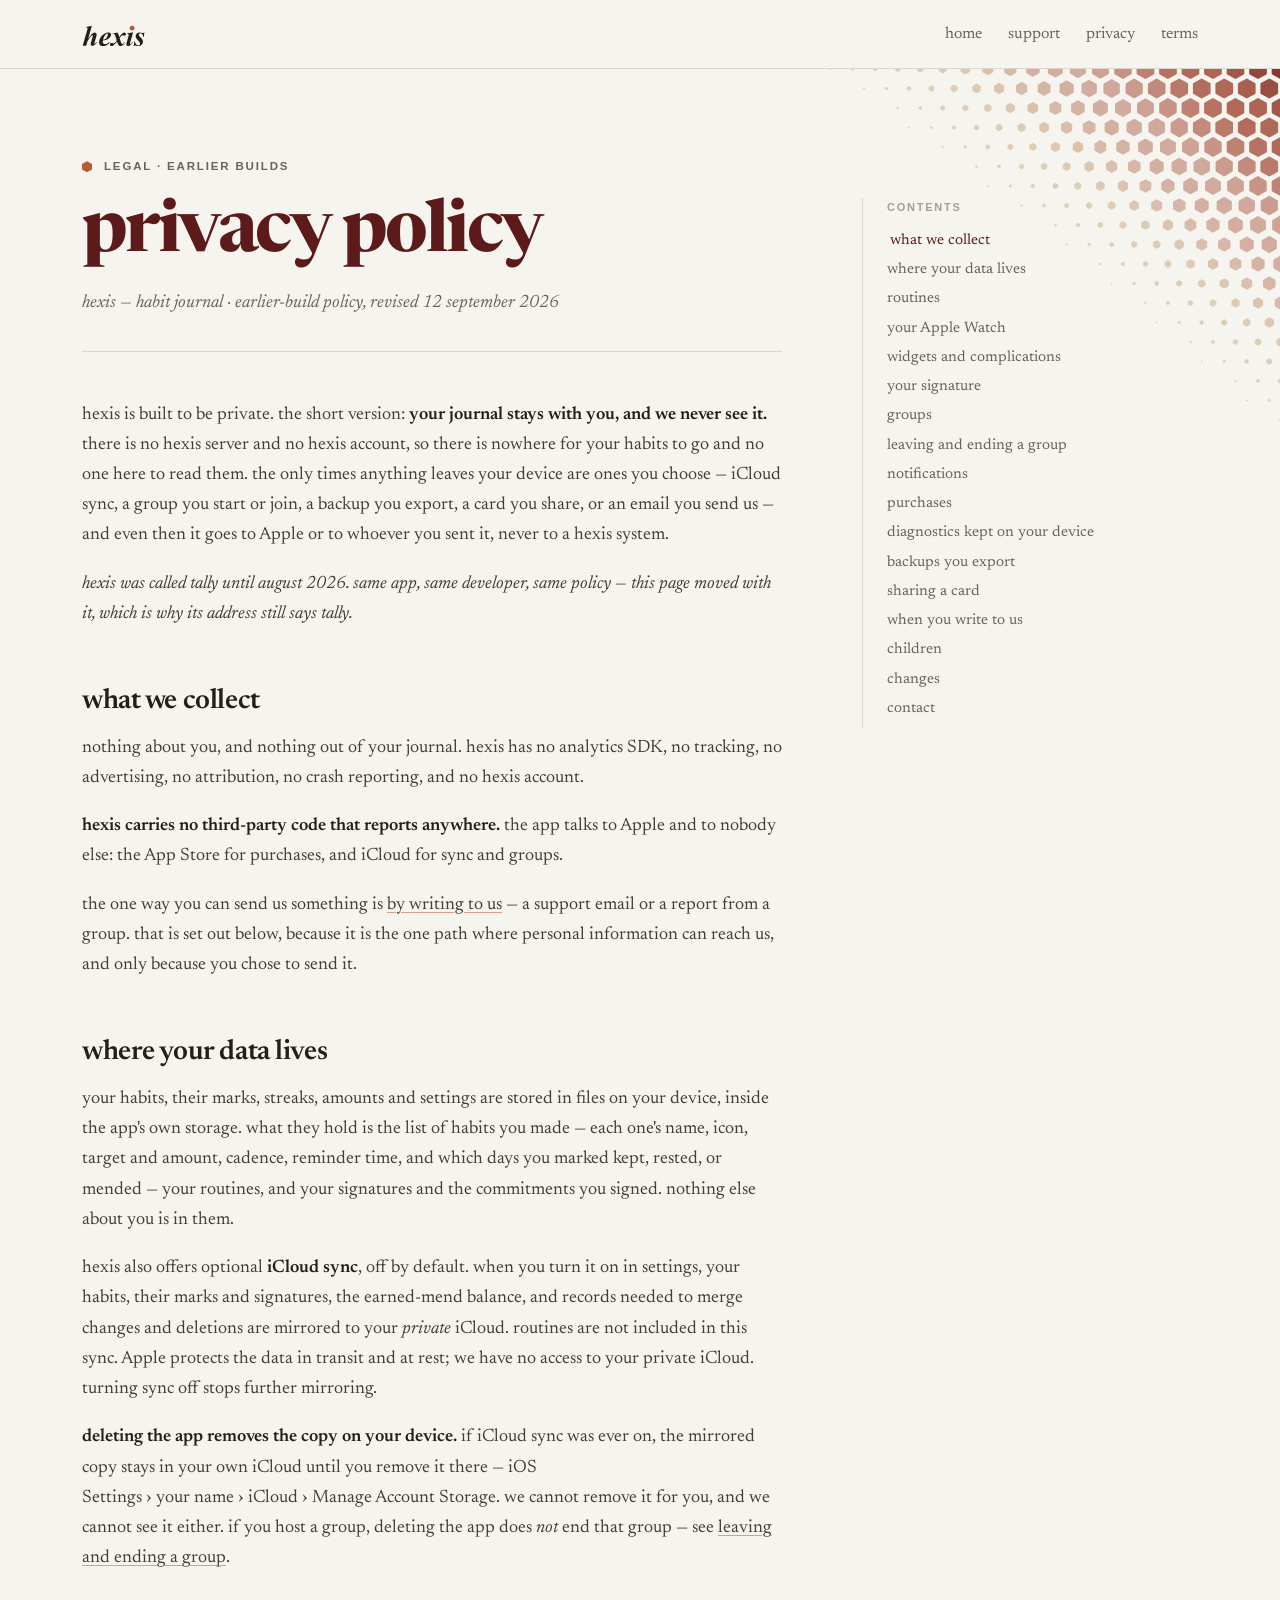
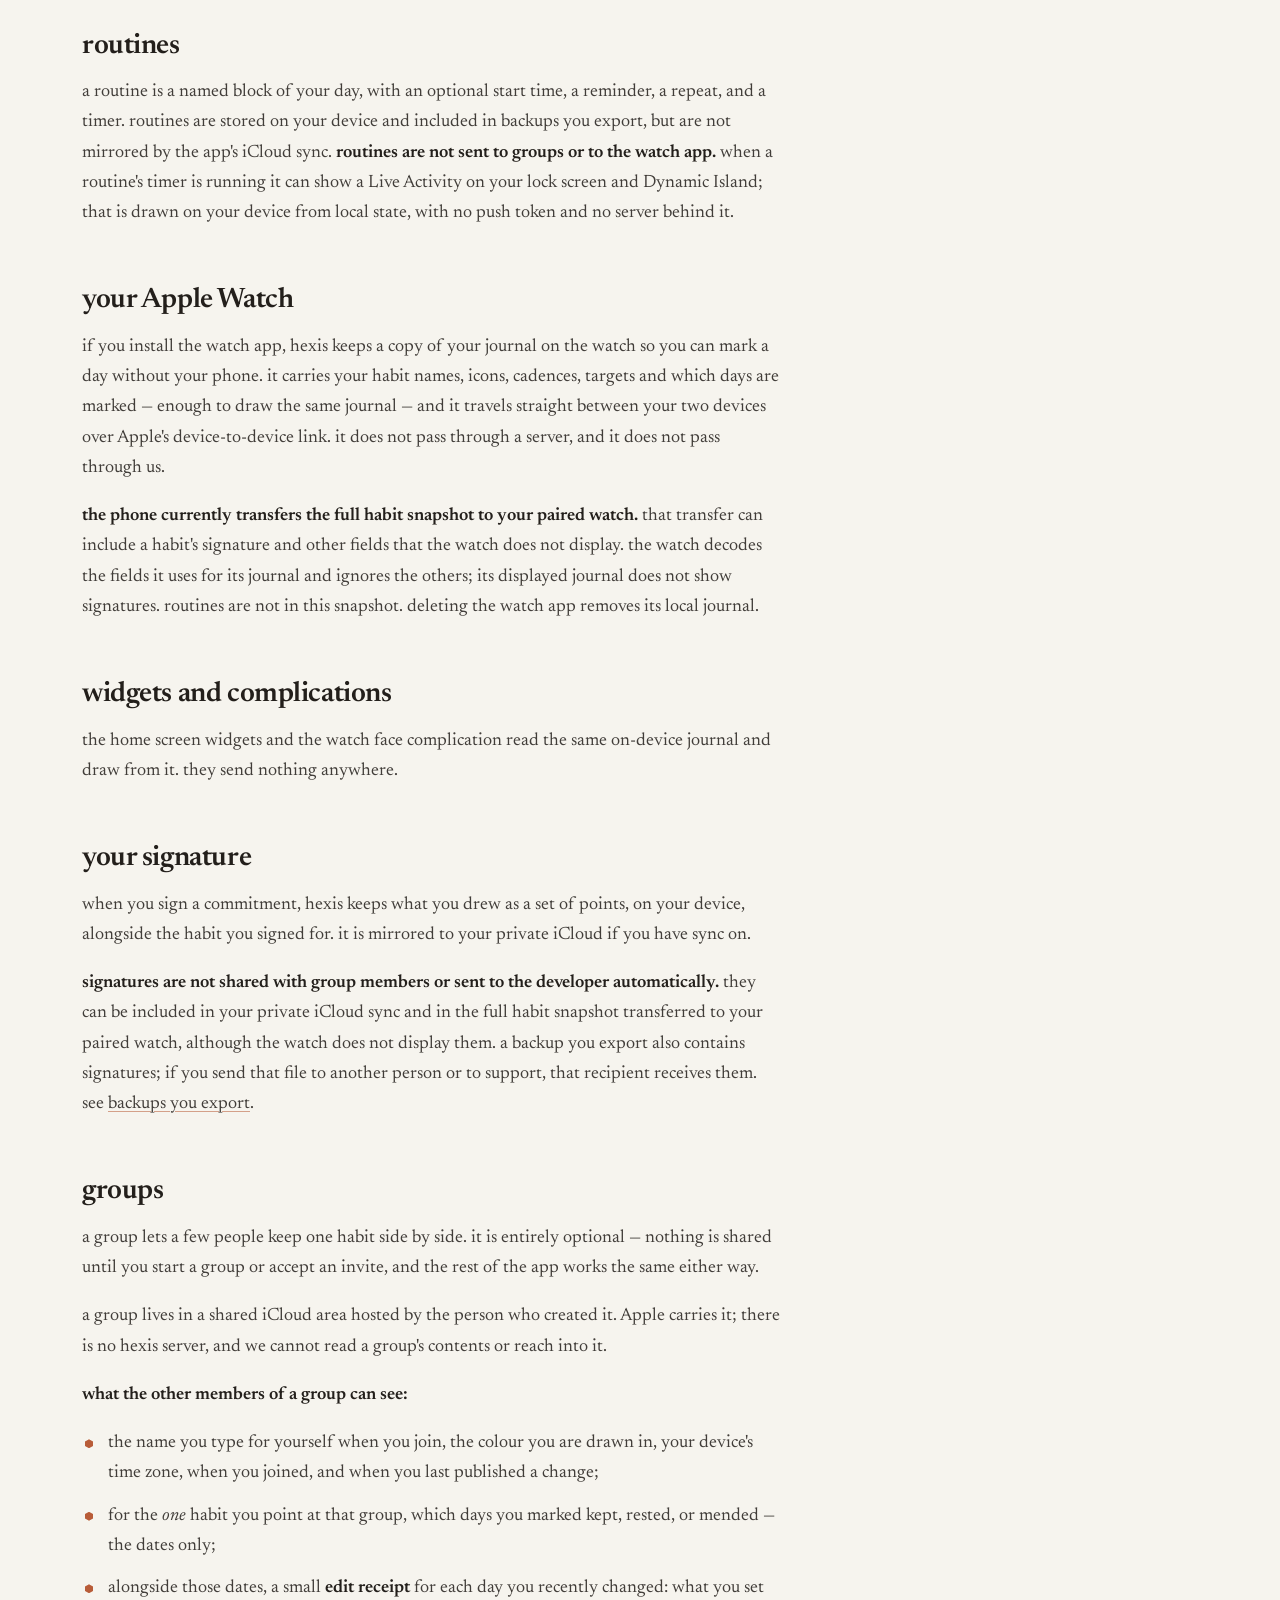
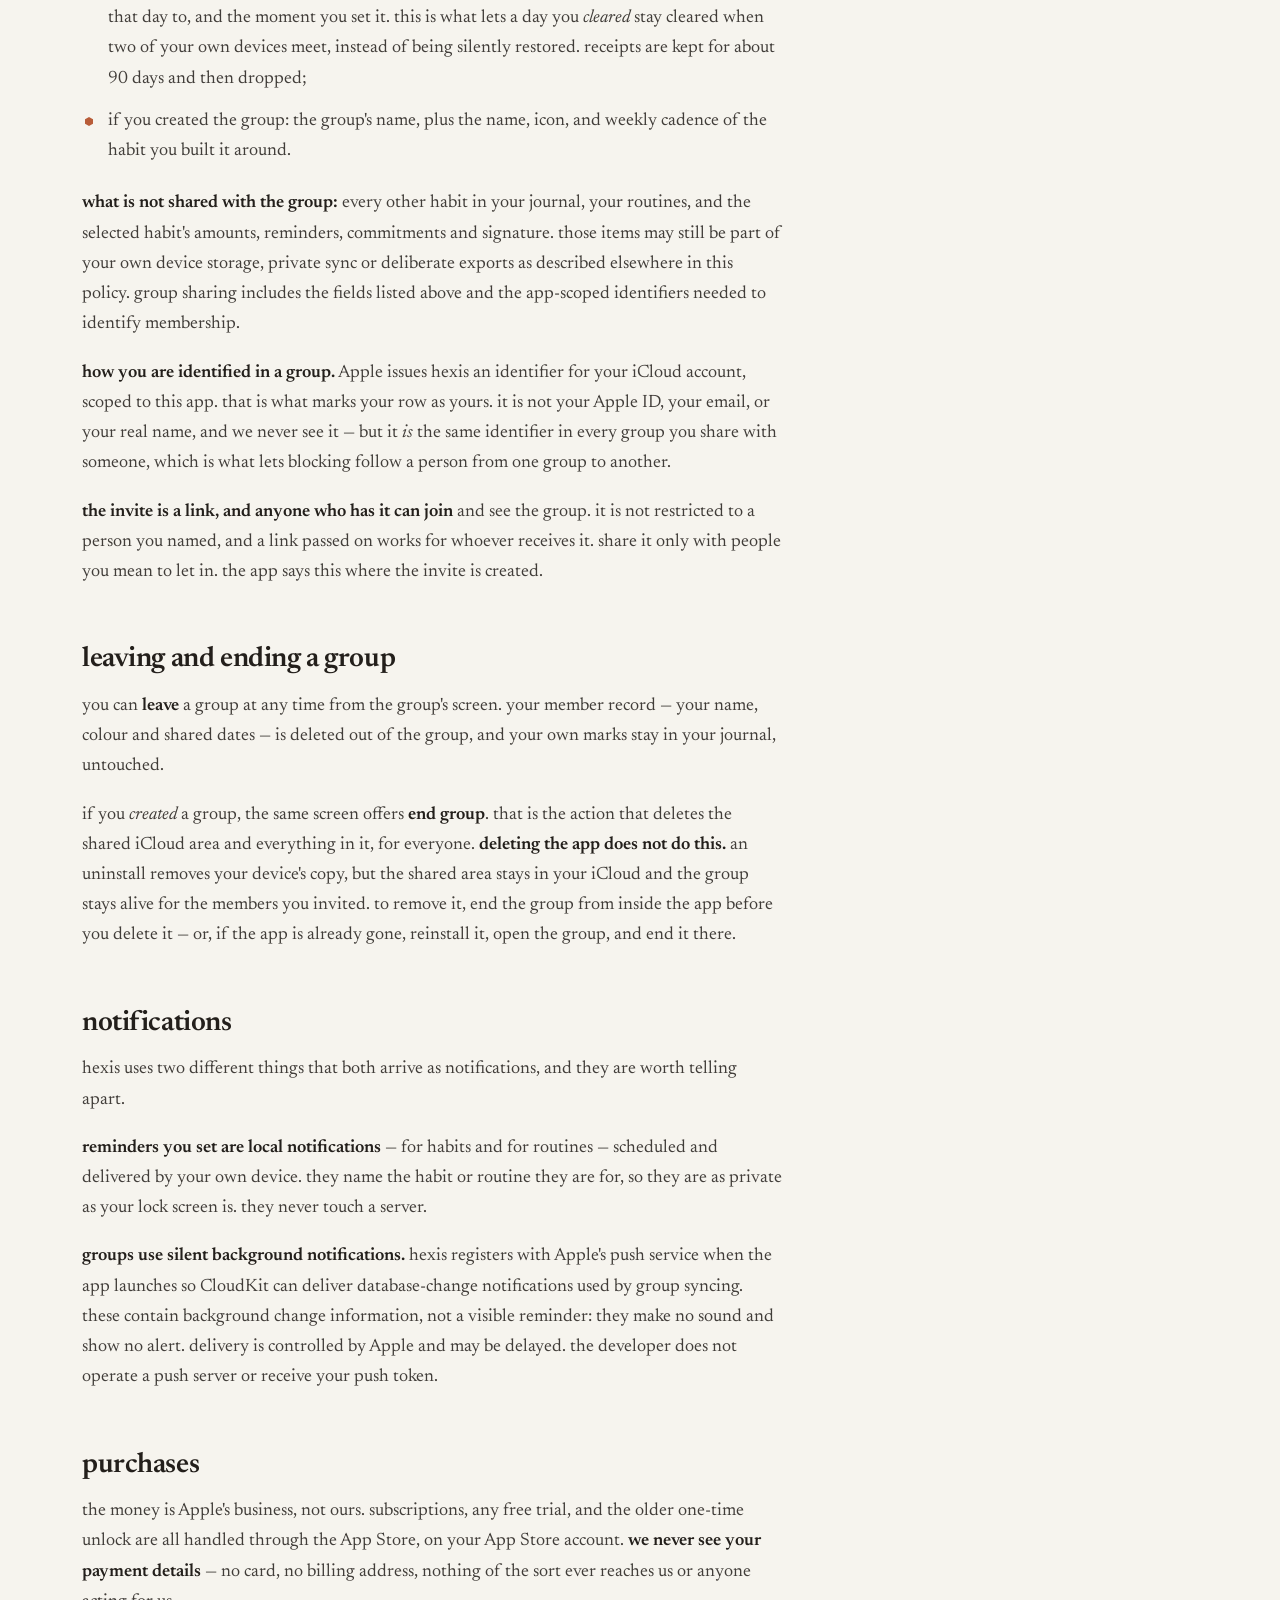
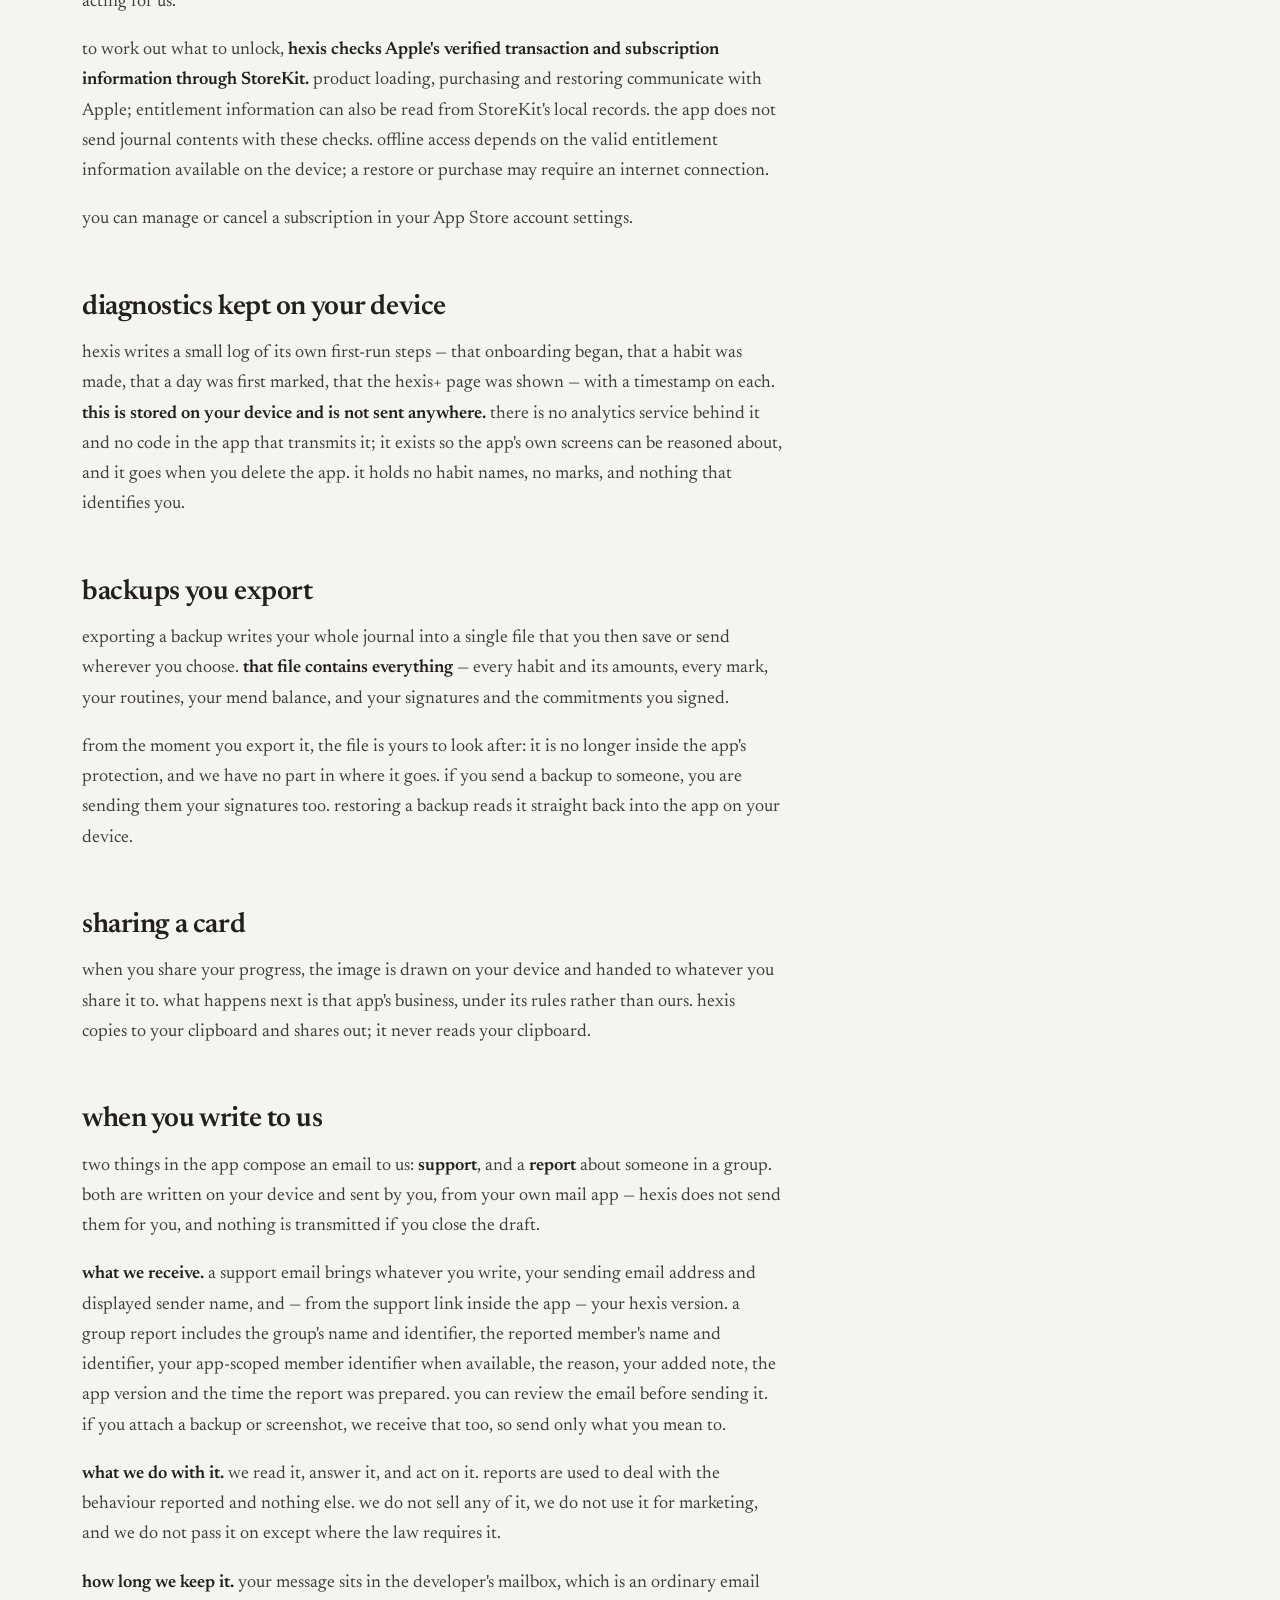
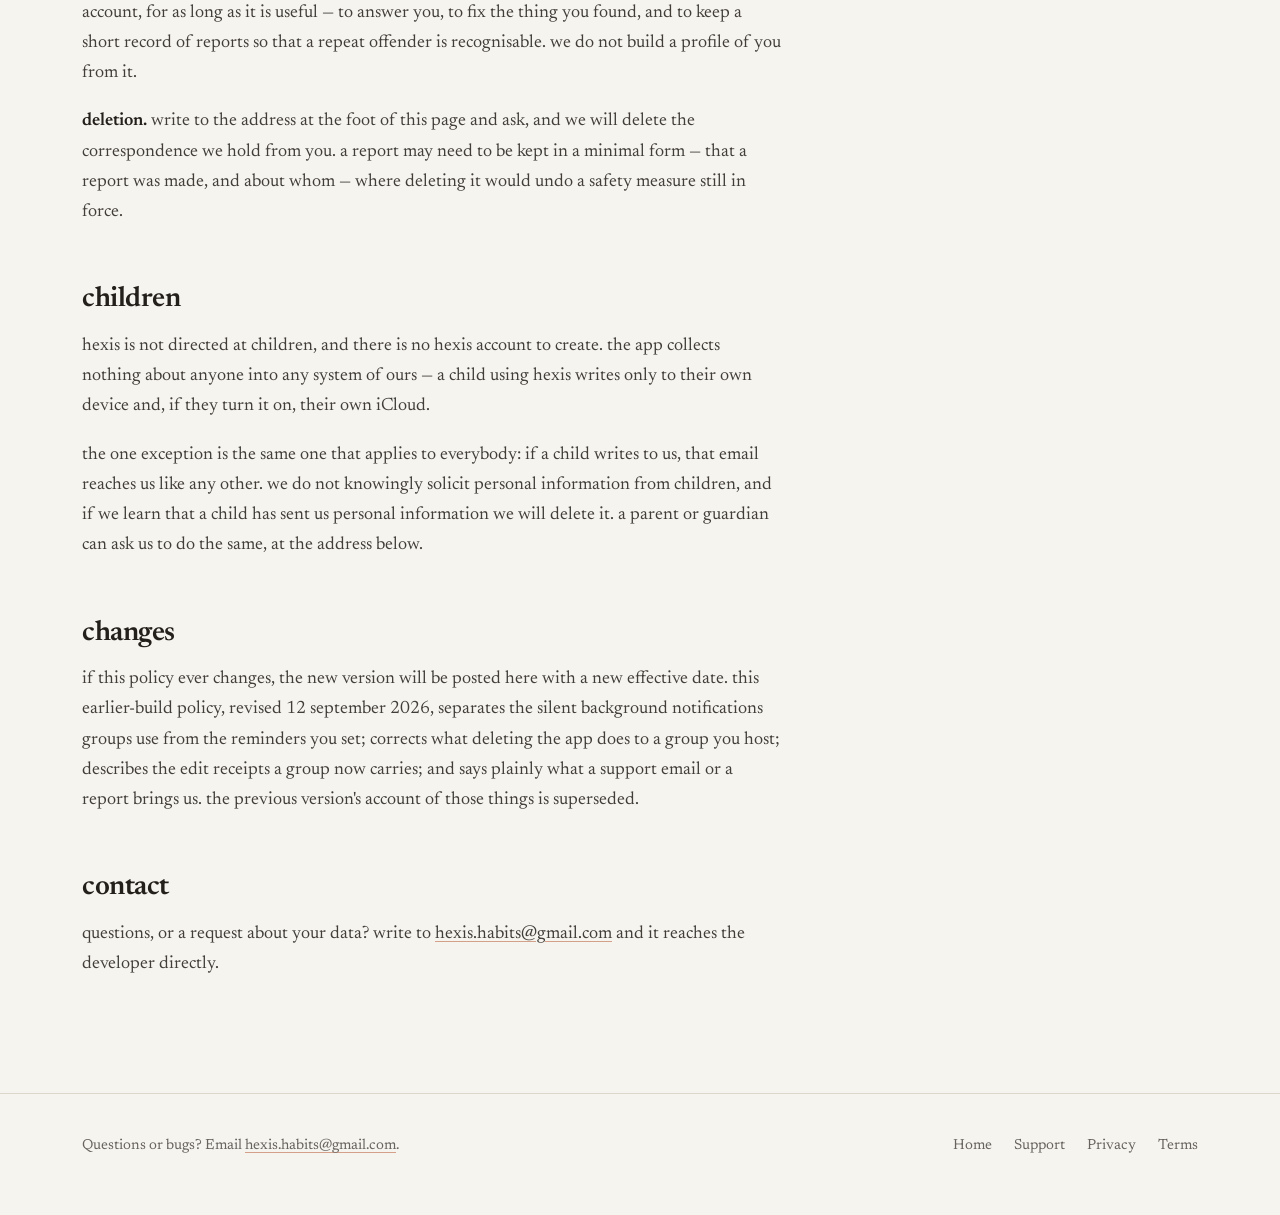
<file: privacy-before-build39.html>
<!DOCTYPE html>
<html lang="en">
<head>
<meta charset="utf-8">
<meta name="viewport" content="width=device-width, initial-scale=1">
<title>hexis — privacy policy</title>
<meta name="theme-color" content="#F6F4EE" media="(prefers-color-scheme: light)"><meta name="theme-color" content="#161411" media="(prefers-color-scheme: dark)"><link rel="icon" href="favicon.png" type="image/png"><link rel="apple-touch-icon" href="apple-touch-icon.png"><link rel="preconnect" href="https://fonts.googleapis.com"><link rel="preconnect" href="https://fonts.gstatic.com" crossorigin><link href="https://fonts.googleapis.com/css2?family=Newsreader:ital,opsz,wght@0,6..72,400;0,6..72,600;0,6..72,700;1,6..72,400&display=swap" rel="stylesheet">
<link rel="stylesheet" href="style.css">
</head>
<body>
<header class="masthead">
  <div class="wrap bar">
    <a class="brand" href="./"><svg viewBox="-6 -426 1190 432" role="img" aria-label="hexis"><path d="M170.9 -352.2 104.9 -123.4Q139.1 -173.9 154.6 -191.7Q177.7 -217.3 194.4 -226.4Q211 -235.4 226.2 -235.4Q239.2 -235.4 248.4 -225.6Q257.7 -215.8 257.7 -199.6Q257.7 -185.9 251.6 -165.3L219.4 -57.1Q215.1 -42.9 215.1 -38.1Q215.1 -35.8 216.8 -33.9Q218.6 -32 220.9 -32Q223.9 -32 227 -34.5Q235.1 -40.9 244.3 -54.8Q246.5 -58.4 251.6 -65.5L261.5 -59.9Q239.7 -23.9 220.1 -10.4Q200.6 3 183.1 3Q167.3 3 158.4 -5.1Q149.6 -13.2 149.6 -25.4Q149.6 -36.6 155.6 -57.1L187.1 -165.3Q190.2 -176.5 190.2 -181.5Q190.2 -184.3 188 -186.5Q185.9 -188.7 183.1 -188.7Q173.9 -188.7 157.9 -173.4Q124.9 -142.2 91.9 -75.4L69.3 0H6.3L89.6 -286.9Q94.7 -305.2 94.7 -313.1Q94.7 -319.4 89.6 -323Q83 -327.8 69.3 -327L71.1 -337.2L155.6 -352.2ZM370.4 -95.2Q368.2 -78.7 368.2 -68Q368.2 -49 379.2 -37.6Q390.3 -26.2 408.8 -26.2Q426.6 -26.2 444.5 -34.8Q462.4 -43.4 486 -65L493.6 -58.1Q464.4 -22.9 436.7 -7.9Q409 7.1 375.5 7.1Q333.1 7.1 316.9 -13.2Q300.6 -33.5 300.6 -60.2Q300.6 -101.8 324.9 -143.5Q349.1 -185.1 390.9 -210.2Q432.7 -235.4 474.8 -235.4Q496.1 -235.4 507.1 -225.2Q518 -215.1 518 -199.6Q518 -181 507.3 -163.5Q492.6 -139.6 470.2 -125Q447.9 -110.4 420.2 -102.8Q401.7 -97.8 370.4 -95.2ZM372.7 -108.4Q395.1 -111.7 407.4 -117.4Q419.7 -123.1 431.5 -135.7Q443.3 -148.3 452 -167.5Q460.6 -186.6 460.6 -203.4Q460.6 -210.5 456.7 -214.6Q452.7 -218.6 446.6 -218.6Q434.4 -218.6 419.2 -201.6Q391.3 -170.6 372.7 -108.4ZM543.6 -220.1 632.2 -235.4Q656.3 -197.5 666.2 -152.1Q691.1 -188.9 703.8 -203.6Q720.8 -223.4 731.9 -229.4Q742.9 -235.4 755.4 -235.4Q769.3 -235.4 776.8 -227.8Q784.3 -220.1 784.3 -207.2Q784.3 -195 776.8 -187.3Q769.3 -179.5 758.2 -179.5Q750 -179.5 739.5 -182.4Q729 -185.4 724.9 -185.4Q714.2 -185.4 704.6 -177.7Q691.4 -167.3 672.1 -133.3Q693.7 -57.1 706.6 -40.4Q714.2 -30.5 722.1 -30.5Q728.7 -30.5 733.5 -33.8Q740.9 -39.1 756.1 -60.4L765.3 -55.1Q742.9 -19 721.6 -4.3Q705.4 7.1 689.6 7.1Q673.4 7.1 662.6 -0.1Q651.8 -7.4 643.4 -23.7Q635 -40.1 623.6 -76.2Q593.9 -38.3 577 -20.9Q560.1 -3.6 548.9 1.8Q537.8 7.1 525.1 7.1Q511.9 7.1 504.1 -0.5Q496.4 -8.1 496.4 -20.3Q496.4 -33.3 504.8 -41.6Q513.1 -50 526.1 -50Q532.9 -50 541.6 -46Q554.3 -39.9 559.9 -39.9Q567.2 -39.9 573.1 -42.9Q580.7 -46.7 592.4 -59.4Q599.5 -67.3 618.5 -92.9Q594.1 -183.3 580.4 -201.1Q571.8 -212.5 558.6 -212.5Q551.7 -212.5 541.8 -210.5ZM913.6 -235.4 861.5 -54.8Q857.2 -39.4 857.2 -34.5Q857.2 -31.7 859.5 -29.3Q861.8 -26.9 864.3 -26.9Q868.6 -26.9 872.9 -30.7Q884.4 -40.1 900.4 -64.7L909 -59.7Q870.6 7.1 827.5 7.1Q811 7.1 801.2 -2.2Q791.4 -11.4 791.4 -25.6Q791.4 -35 795.7 -49.5L831 -170.9Q836.1 -188.4 836.1 -197.3Q836.1 -202.9 831.3 -207.2Q826.5 -211.5 818.1 -211.5Q814.3 -211.5 808.9 -211.2L812.2 -221.4L898.3 -235.4ZM1117.9 -235.4 1106.8 -156.9H1097.4Q1095.4 -187.4 1078.7 -204.9Q1062.1 -222.4 1043 -222.4Q1031.4 -222.4 1023.8 -215.6Q1016.1 -208.7 1016.1 -199.1Q1016.1 -190.9 1019.4 -183.8Q1022.7 -176.7 1034.2 -164.5Q1074.3 -121.4 1082.9 -105.1Q1091.5 -88.9 1091.5 -70.3Q1091.5 -50.3 1081.4 -32.4Q1071.2 -14.5 1051 -3.7Q1030.9 7.1 1009 7.1Q994.3 7.1 972.7 1.3Q958.5 -2.8 951.4 -2.8Q945 -2.8 941.5 -0.9Q937.9 1 933.6 7.1H924.2L936.7 -77.4H944.8Q953.7 -46.7 961.4 -33.6Q969.2 -20.6 982.1 -12.8Q995.1 -5.1 1007 -5.1Q1021 -5.1 1030.1 -13.8Q1039.2 -22.6 1039.2 -34.8Q1039.2 -46.7 1033.3 -57.9Q1027.3 -69.1 1005.7 -92.7Q976 -124.9 966.6 -142.4Q960 -155.1 960 -171.4Q960 -198.8 980 -217.1Q999.9 -235.4 1035.9 -235.4Q1051.7 -235.4 1074.5 -229.8Q1086 -227 1092.8 -227Q1102.7 -227 1108.8 -235.4Z" fill="currentColor"/><circle class="tittle" cx="896.9" cy="-314.8" r="44"/></svg></a>
    <nav aria-label="Pages">
      <a class="home" href="./">home</a>
      <a href="support.html">support</a>
      <a href="privacy.html">privacy</a>
      <a href="terms.html">terms</a>
    </nav>
  </div>
</header>
<div class="page">
  <div class="wrap">
    <p class="kicker">legal · earlier builds</p>
    <div class="layout">
<main class="doc">
<h1>privacy policy</h1>
<p class="sub">hexis — habit journal · earlier-build policy, revised 12 september 2026</p>

<p>hexis is built to be private. the short version: <strong>your journal stays with you, and we never see it.</strong> there is no hexis server and no hexis account, so there is nowhere for your habits to go and no one here to read them. the only times anything leaves your device are ones you choose — iCloud sync, a group you start or join, a backup you export, a card you share, or an email you send us — and even then it goes to Apple or to whoever you sent it, never to a hexis system.</p>

<p><em>hexis was called tally until august 2026. same app, same developer, same policy — this page moved with it, which is why its address still says tally.</em></p>

<h2>what we collect</h2>
<p>nothing about you, and nothing out of your journal. hexis has no analytics SDK, no tracking, no advertising, no attribution, no crash reporting, and no hexis account.</p>
<p><strong>hexis carries no third-party code that reports anywhere.</strong> the app talks to Apple and to nobody else: the App&nbsp;Store for purchases, and iCloud for sync and groups.</p>
<p>the one way you can send us something is <a href="#contact-data">by writing to us</a> — a support email or a report from a group. that is set out below, because it is the one path where personal information can reach us, and only because you chose to send it.</p>

<h2>where your data lives</h2>
<p>your habits, their marks, streaks, amounts and settings are stored in files on your device, inside the app's own storage. what they hold is the list of habits you made — each one's name, icon, target and amount, cadence, reminder time, and which days you marked kept, rested, or mended — your routines, and your signatures and the commitments you signed. nothing else about you is in them.</p>
<p>hexis also offers optional <strong>iCloud sync</strong>, off by default. when you turn it on in settings, your habits, their marks and signatures, the earned-mend balance, and records needed to merge changes and deletions are mirrored to your <em>private</em> iCloud. routines are not included in this sync. Apple protects the data in transit and at rest; we have no access to your private iCloud. turning sync off stops further mirroring.</p>
<p><strong>deleting the app removes the copy on your device.</strong> if iCloud sync was ever on, the mirrored copy stays in your own iCloud until you remove it there — iOS Settings&nbsp;›&nbsp;your&nbsp;name&nbsp;›&nbsp;iCloud&nbsp;›&nbsp;Manage&nbsp;Account&nbsp;Storage. we cannot remove it for you, and we cannot see it either. if you host a group, deleting the app does <em>not</em> end that group — see <a href="#ending-a-group">leaving and ending a group</a>.</p>

<h2>routines</h2>
<p>a routine is a named block of your day, with an optional start time, a reminder, a repeat, and a timer. routines are stored on your device and included in backups you export, but are not mirrored by the app's iCloud sync. <strong>routines are not sent to groups or to the watch app.</strong> when a routine's timer is running it can show a Live Activity on your lock screen and Dynamic Island; that is drawn on your device from local state, with no push token and no server behind it.</p>

<h2>your Apple Watch</h2>
<p>if you install the watch app, hexis keeps a copy of your journal on the watch so you can mark a day without your phone. it carries your habit names, icons, cadences, targets and which days are marked — enough to draw the same journal — and it travels straight between your two devices over Apple's device-to-device link. it does not pass through a server, and it does not pass through us.</p>
<p><strong>the phone currently transfers the full habit snapshot to your paired watch.</strong> that transfer can include a habit's signature and other fields that the watch does not display. the watch decodes the fields it uses for its journal and ignores the others; its displayed journal does not show signatures. routines are not in this snapshot. deleting the watch app removes its local journal.</p>

<h2>widgets and complications</h2>
<p>the home screen widgets and the watch face complication read the same on-device journal and draw from it. they send nothing anywhere.</p>

<h2>your signature</h2>
<p>when you sign a commitment, hexis keeps what you drew as a set of points, on your device, alongside the habit you signed for. it is mirrored to your private iCloud if you have sync on.</p>
<p><strong>signatures are not shared with group members or sent to the developer automatically.</strong> they can be included in your private iCloud sync and in the full habit snapshot transferred to your paired watch, although the watch does not display them. a backup you export also contains signatures; if you send that file to another person or to support, that recipient receives them. see <a href="#backups">backups you export</a>.</p>

<h2>groups</h2>
<p>a group lets a few people keep one habit side by side. it is entirely optional — nothing is shared until you start a group or accept an invite, and the rest of the app works the same either way.</p>
<p>a group lives in a shared iCloud area hosted by the person who created it. Apple carries it; there is no hexis server, and we cannot read a group's contents or reach into it.</p>
<p><strong>what the other members of a group can see:</strong></p>
<ul>
<li>the name you type for yourself when you join, the colour you are drawn in, your device's time zone, when you joined, and when you last published a change;</li>
<li>for the <em>one</em> habit you point at that group, which days you marked kept, rested, or mended — the dates only;</li>
<li>alongside those dates, a small <strong>edit receipt</strong> for each day you recently changed: what you set that day to, and the moment you set it. this is what lets a day you <em>cleared</em> stay cleared when two of your own devices meet, instead of being silently restored. receipts are kept for about 90 days and then dropped;</li>
<li>if you created the group: the group's name, plus the name, icon, and weekly cadence of the habit you built it around.</li>
</ul>
<p><strong>what is not shared with the group:</strong> every other habit in your journal, your routines, and the selected habit's amounts, reminders, commitments and signature. those items may still be part of your own device storage, private sync or deliberate exports as described elsewhere in this policy. group sharing includes the fields listed above and the app-scoped identifiers needed to identify membership.</p>
<p><strong>how you are identified in a group.</strong> Apple issues hexis an identifier for your iCloud account, scoped to this app. that is what marks your row as yours. it is not your Apple&nbsp;ID, your email, or your real name, and we never see it — but it <em>is</em> the same identifier in every group you share with someone, which is what lets blocking follow a person from one group to another.</p>
<p><strong>the invite is a link, and anyone who has it can join</strong> and see the group. it is not restricted to a person you named, and a link passed on works for whoever receives it. share it only with people you mean to let in. the app says this where the invite is created.</p>

<h2 id="ending-a-group">leaving and ending a group</h2>
<p>you can <strong>leave</strong> a group at any time from the group's screen. your member record — your name, colour and shared dates — is deleted out of the group, and your own marks stay in your journal, untouched.</p>
<p>if you <em>created</em> a group, the same screen offers <strong>end group</strong>. that is the action that deletes the shared iCloud area and everything in it, for everyone. <strong>deleting the app does not do this.</strong> an uninstall removes your device's copy, but the shared area stays in your iCloud and the group stays alive for the members you invited. to remove it, end the group from inside the app before you delete it — or, if the app is already gone, reinstall it, open the group, and end it there.</p>

<h2>notifications</h2>
<p>hexis uses two different things that both arrive as notifications, and they are worth telling apart.</p>
<p><strong>reminders you set are local notifications</strong> — for habits and for routines — scheduled and delivered by your own device. they name the habit or routine they are for, so they are as private as your lock screen is. they never touch a server.</p>
<p><strong>groups use silent background notifications.</strong> hexis registers with Apple's push service when the app launches so CloudKit can deliver database-change notifications used by group syncing. these contain background change information, not a visible reminder: they make no sound and show no alert. delivery is controlled by Apple and may be delayed. the developer does not operate a push server or receive your push token.</p>

<h2>purchases</h2>
<p>the money is Apple's business, not ours. subscriptions, any free trial, and the older one-time unlock are all handled through the App&nbsp;Store, on your App&nbsp;Store account. <strong>we never see your payment details</strong> — no card, no billing address, nothing of the sort ever reaches us or anyone acting for us.</p>
<p>to work out what to unlock, <strong>hexis checks Apple's verified transaction and subscription information through StoreKit.</strong> product loading, purchasing and restoring communicate with Apple; entitlement information can also be read from StoreKit's local records. the app does not send journal contents with these checks. offline access depends on the valid entitlement information available on the device; a restore or purchase may require an internet connection.</p>
<p>you can manage or cancel a subscription in your App&nbsp;Store account settings.</p>

<h2>diagnostics kept on your device</h2>
<p>hexis writes a small log of its own first-run steps — that onboarding began, that a habit was made, that a day was first marked, that the hexis+ page was shown — with a timestamp on each. <strong>this is stored on your device and is not sent anywhere.</strong> there is no analytics service behind it and no code in the app that transmits it; it exists so the app's own screens can be reasoned about, and it goes when you delete the app. it holds no habit names, no marks, and nothing that identifies you.</p>

<h2 id="backups">backups you export</h2>
<p>exporting a backup writes your whole journal into a single file that you then save or send wherever you choose. <strong>that file contains everything</strong> — every habit and its amounts, every mark, your routines, your mend balance, and your signatures and the commitments you signed.</p>
<p>from the moment you export it, the file is yours to look after: it is no longer inside the app's protection, and we have no part in where it goes. if you send a backup to someone, you are sending them your signatures too. restoring a backup reads it straight back into the app on your device.</p>

<h2>sharing a card</h2>
<p>when you share your progress, the image is drawn on your device and handed to whatever you share it to. what happens next is that app's business, under its rules rather than ours. hexis copies to your clipboard and shares out; it never reads your clipboard.</p>

<h2 id="contact-data">when you write to us</h2>
<p>two things in the app compose an email to us: <strong>support</strong>, and a <strong>report</strong> about someone in a group. both are written on your device and sent by you, from your own mail app — hexis does not send them for you, and nothing is transmitted if you close the draft.</p>
<p><strong>what we receive.</strong> a support email brings whatever you write, your sending email address and displayed sender name, and — from the support link inside the app — your hexis version. a group report includes the group's name and identifier, the reported member's name and identifier, your app-scoped member identifier when available, the reason, your added note, the app version and the time the report was prepared. you can review the email before sending it. if you attach a backup or screenshot, we receive that too, so send only what you mean to.</p>
<p><strong>what we do with it.</strong> we read it, answer it, and act on it. reports are used to deal with the behaviour reported and nothing else. we do not sell any of it, we do not use it for marketing, and we do not pass it on except where the law requires it.</p>
<p><strong>how long we keep it.</strong> your message sits in the developer's mailbox, which is an ordinary email account, for as long as it is useful — to answer you, to fix the thing you found, and to keep a short record of reports so that a repeat offender is recognisable. we do not build a profile of you from it.</p>
<p><strong>deletion.</strong> write to the address at the foot of this page and ask, and we will delete the correspondence we hold from you. a report may need to be kept in a minimal form — that a report was made, and about whom — where deleting it would undo a safety measure still in force.</p>

<h2>children</h2>
<p>hexis is not directed at children, and there is no hexis account to create. the app collects nothing about anyone into any system of ours — a child using hexis writes only to their own device and, if they turn it on, their own iCloud.</p>
<p>the one exception is the same one that applies to everybody: if a child writes to us, that email reaches us like any other. we do not knowingly solicit personal information from children, and if we learn that a child has sent us personal information we will delete it. a parent or guardian can ask us to do the same, at the address below.</p>

<h2>changes</h2>
<p>if this policy ever changes, the new version will be posted here with a new effective date. this earlier-build policy, revised 12 september 2026, separates the silent background notifications groups use from the reminders you set; corrects what deleting the app does to a group you host; describes the edit receipts a group now carries; and says plainly what a support email or a report brings us. the previous version's account of those things is superseded.</p>

<h2 id="contact">contact</h2>
<p>questions, or a request about your data? write to <a href="mailto:hexis.habits@gmail.com">hexis.habits@gmail.com</a> and it reaches the developer directly.</p>
</main>
<aside class="toc" aria-label="Contents"><p>contents</p></aside>
    </div>
  </div>
</div>
<footer>
  <div class="wrap row">
    <p>Questions or bugs? Email <a href="mailto:hexis.habits@gmail.com">hexis.habits@gmail.com</a>.</p>
    <nav><a href="./">Home</a><a href="support.html">Support</a><a href="privacy.html">Privacy</a><a href="terms.html">Terms</a></nav>
  </div>
</footer>
<script src="site.js" defer></script>
</body>
</html>
</file>
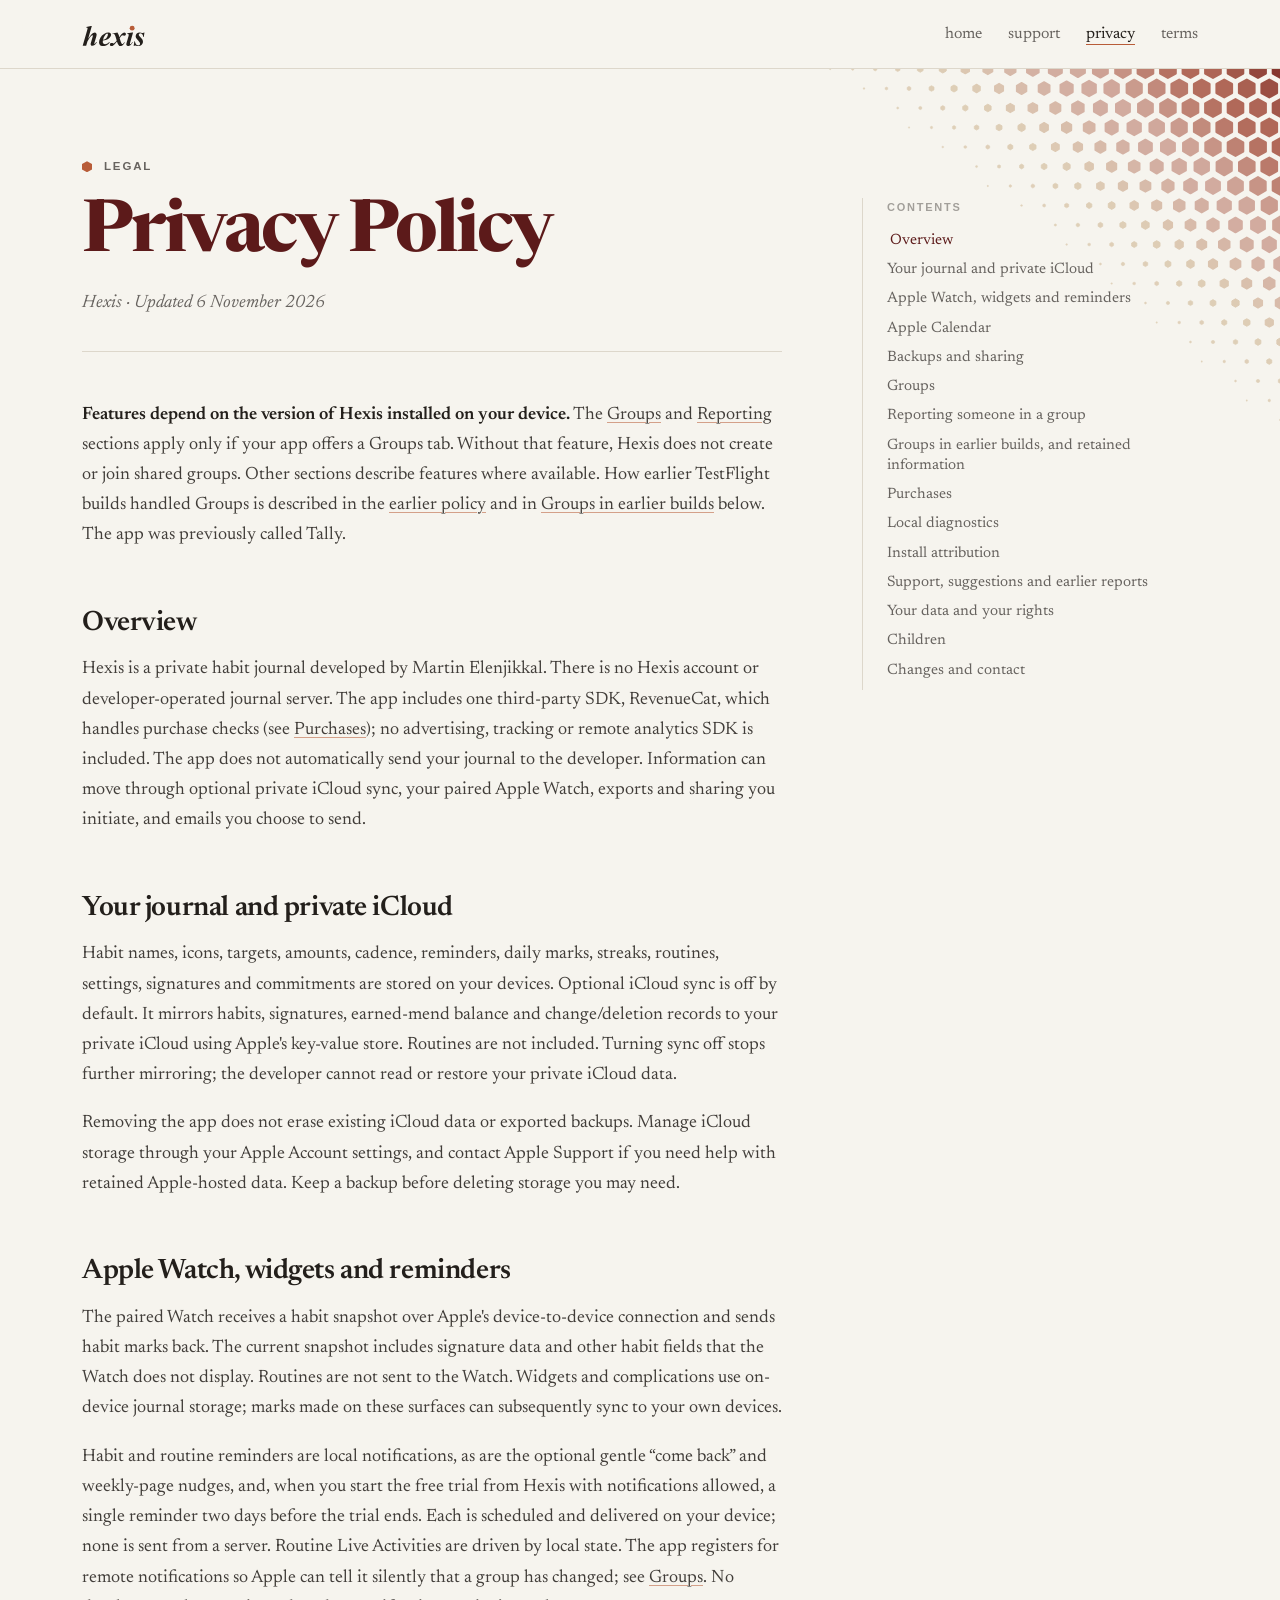
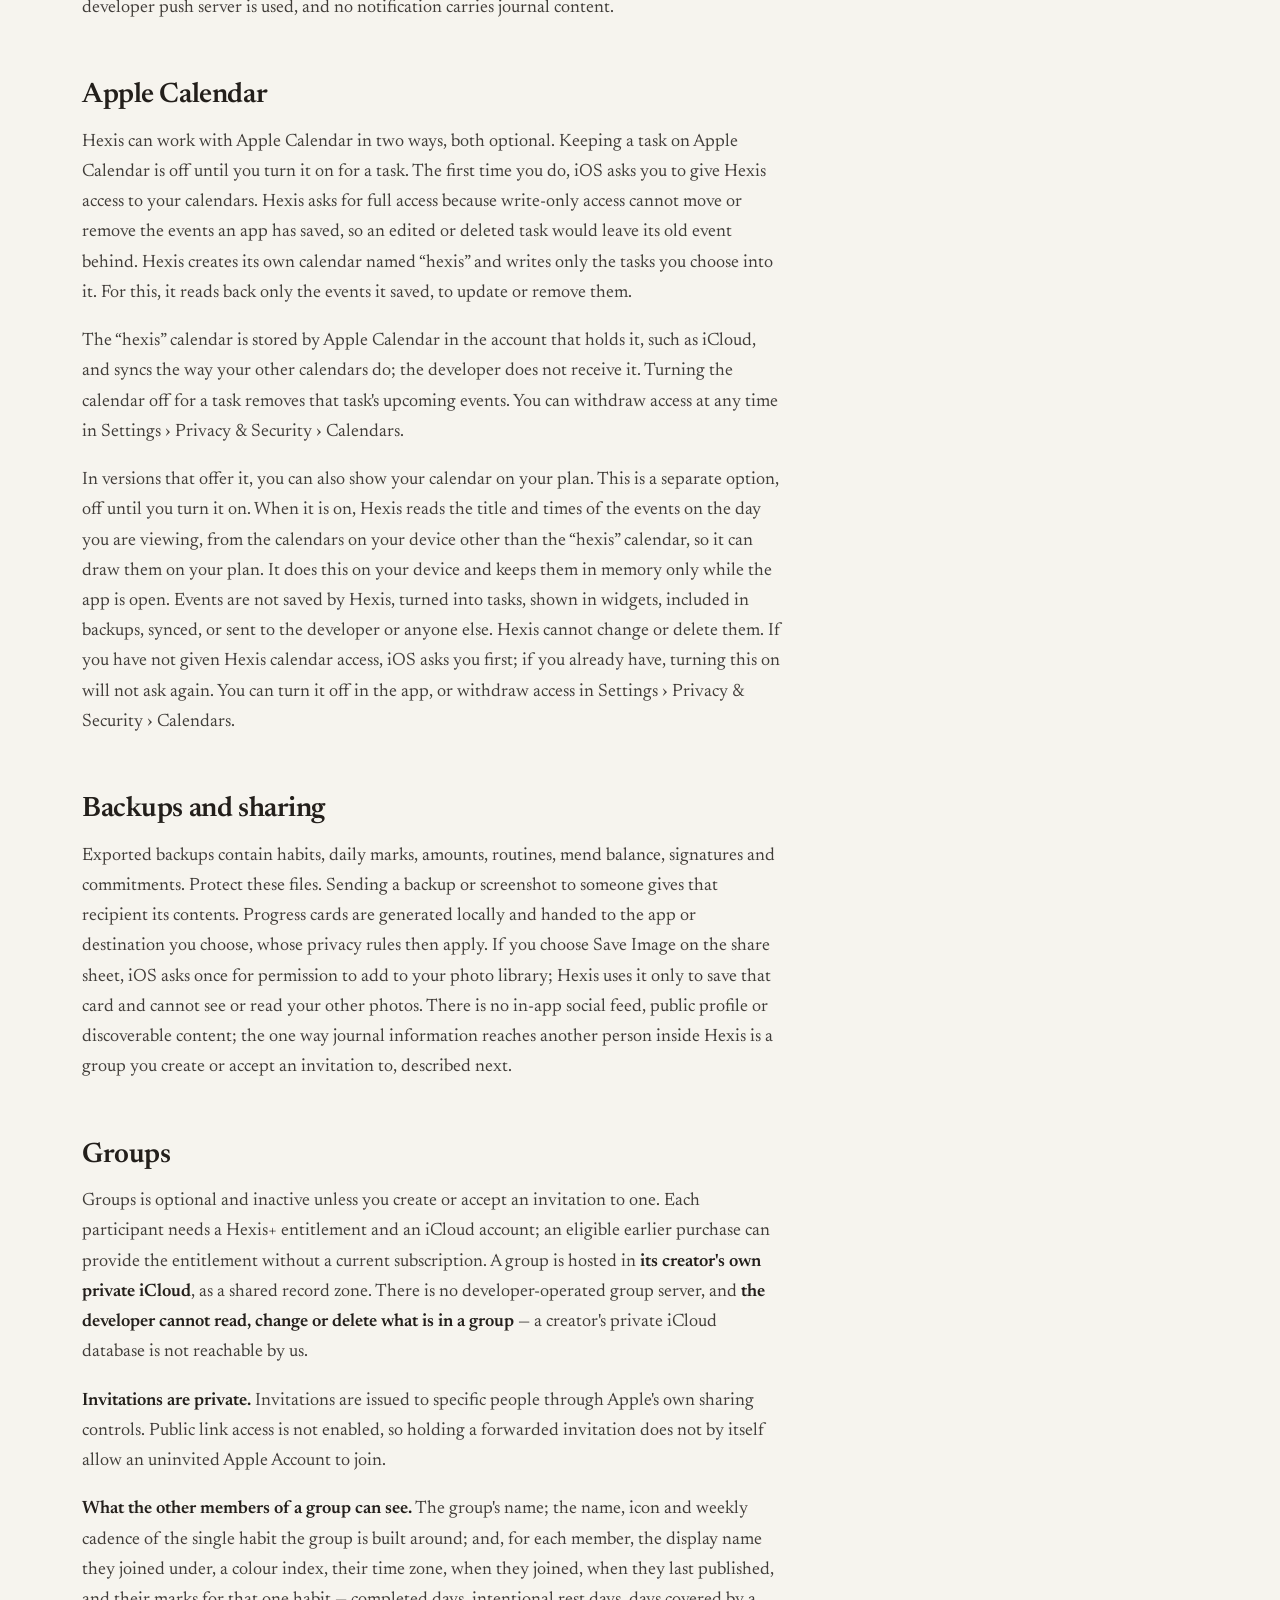
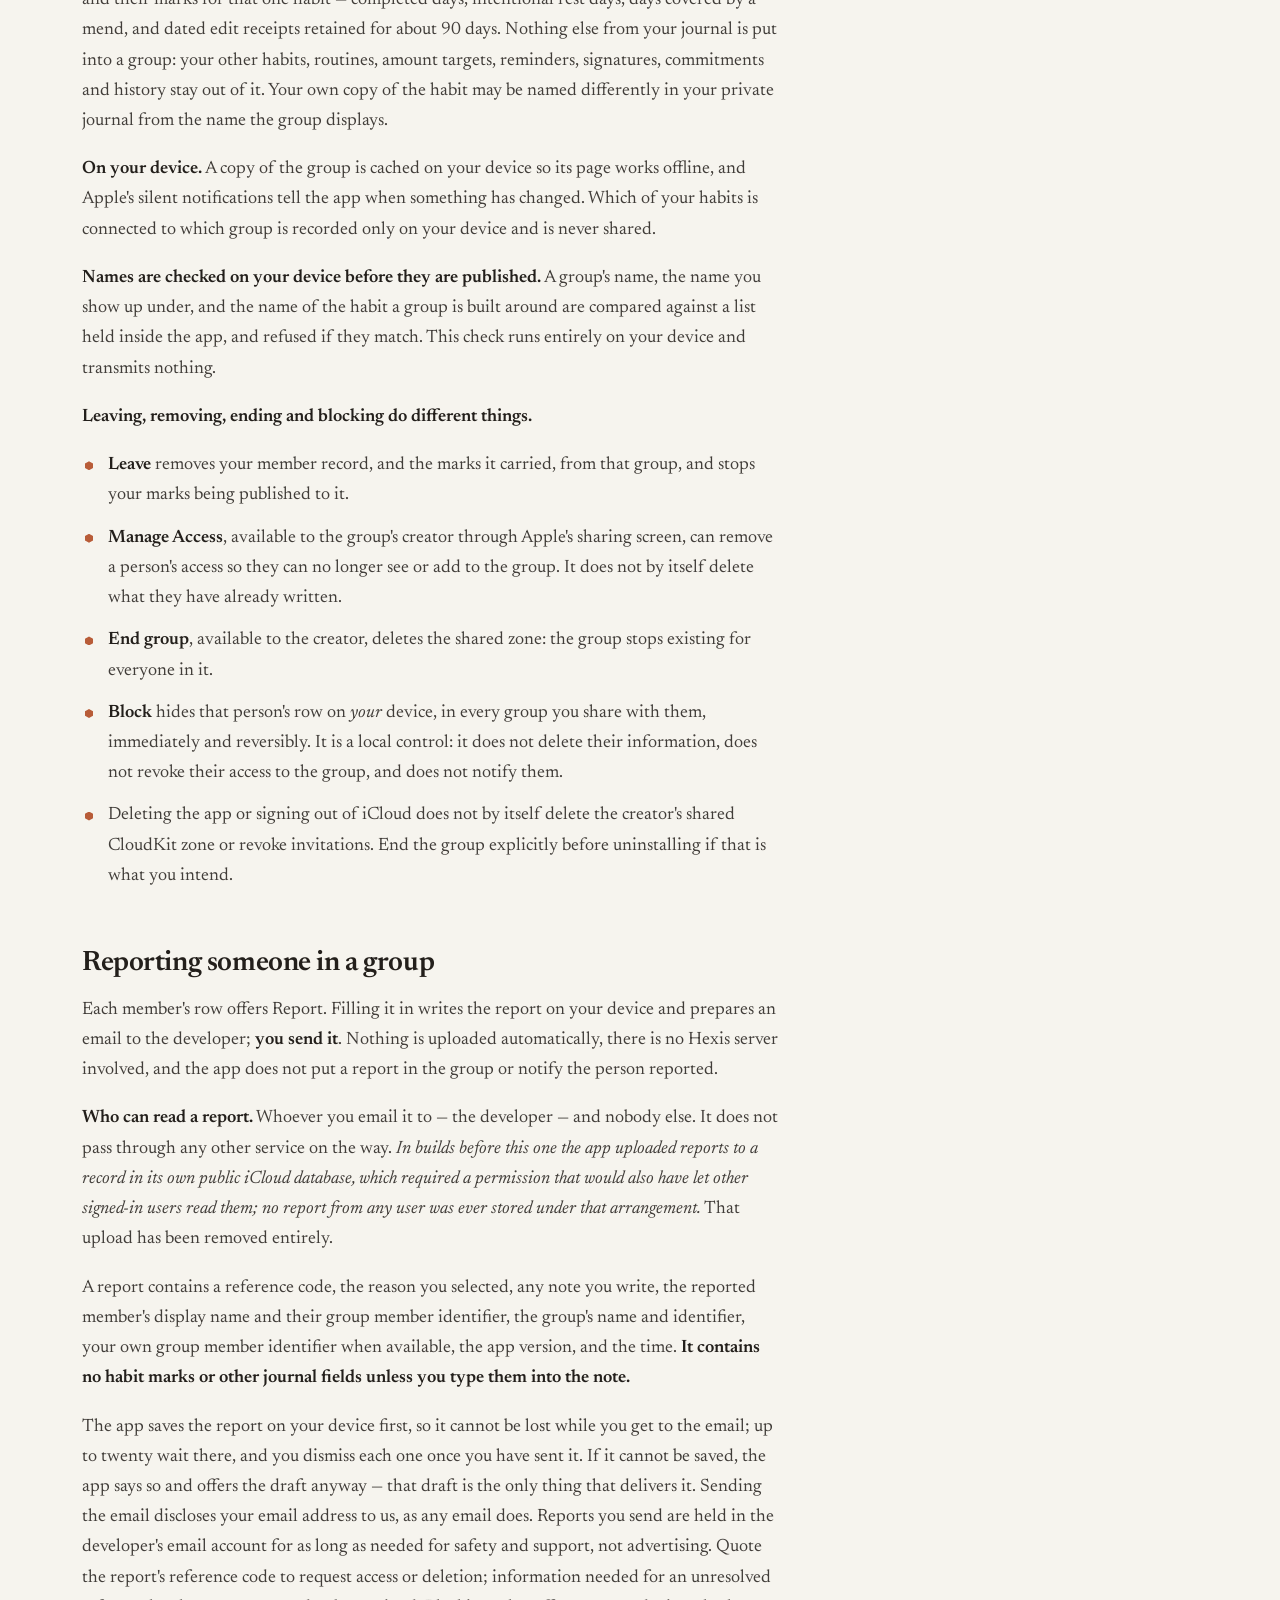
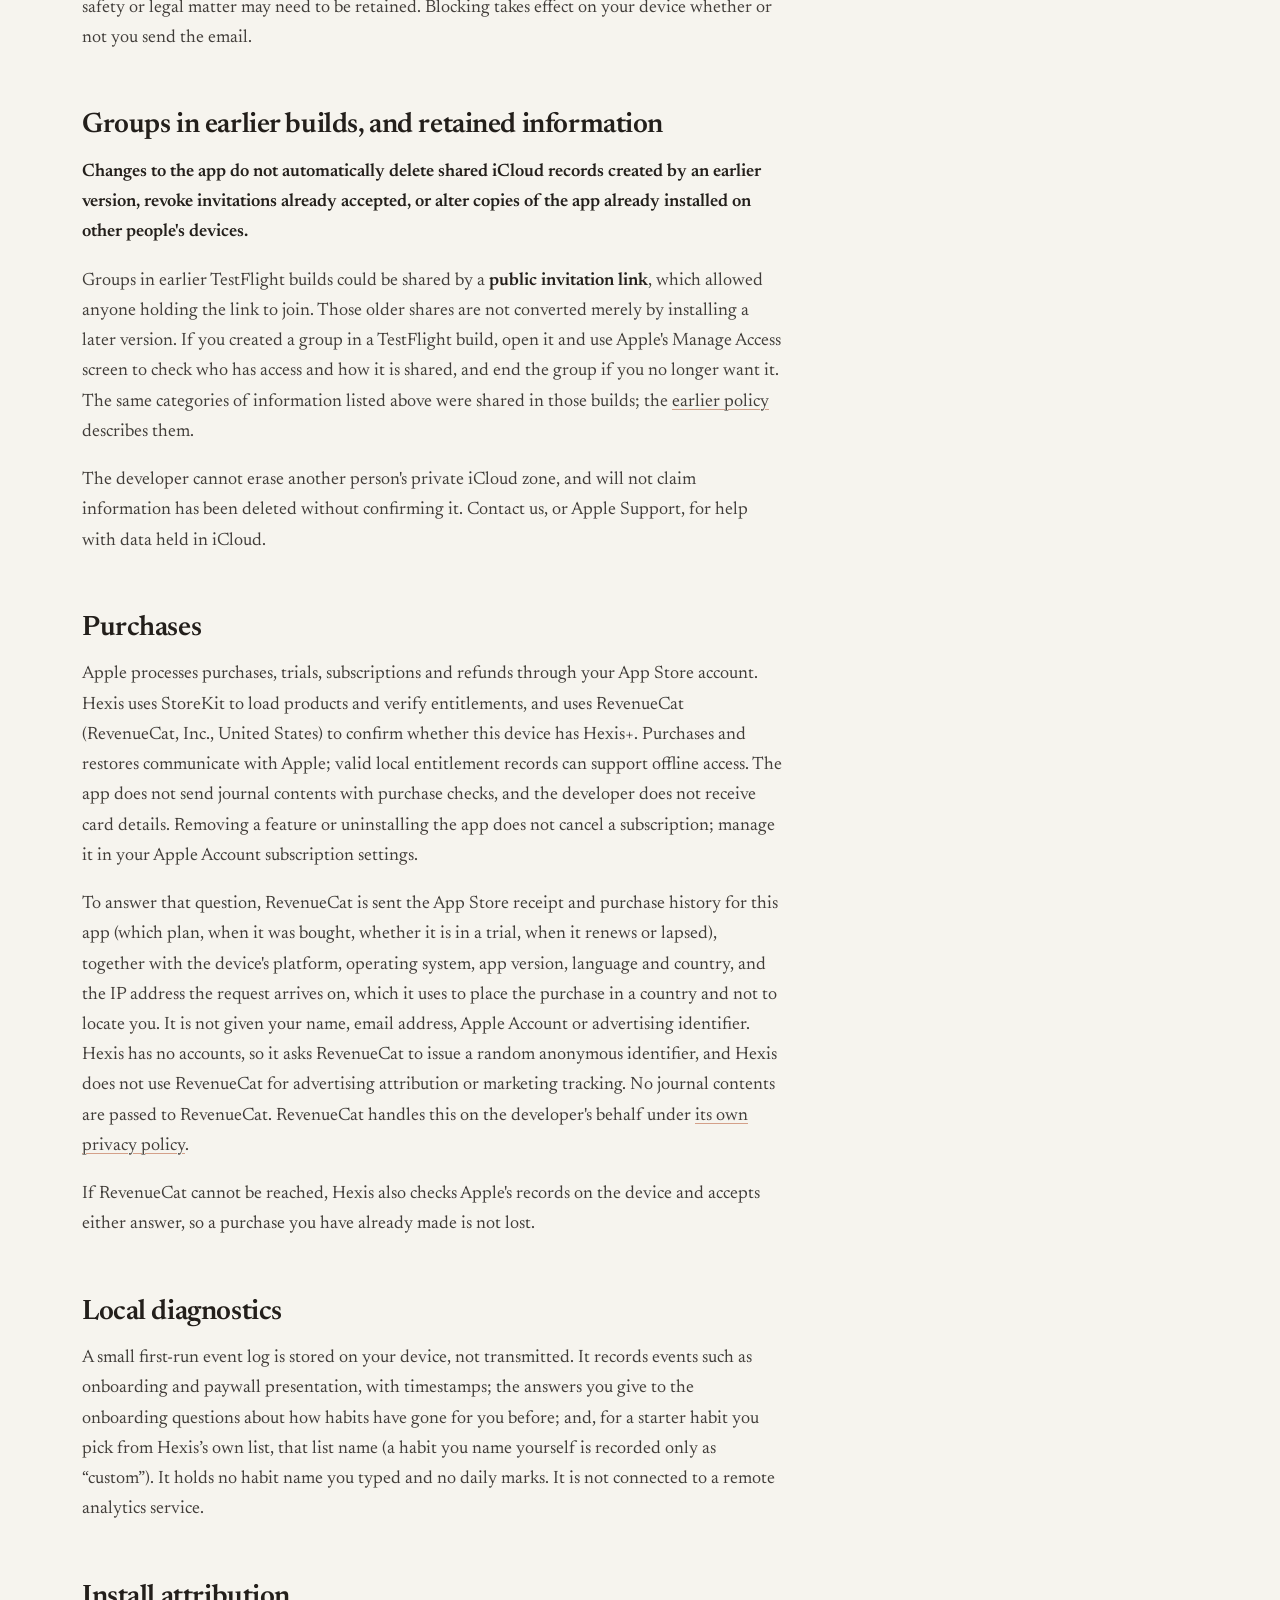
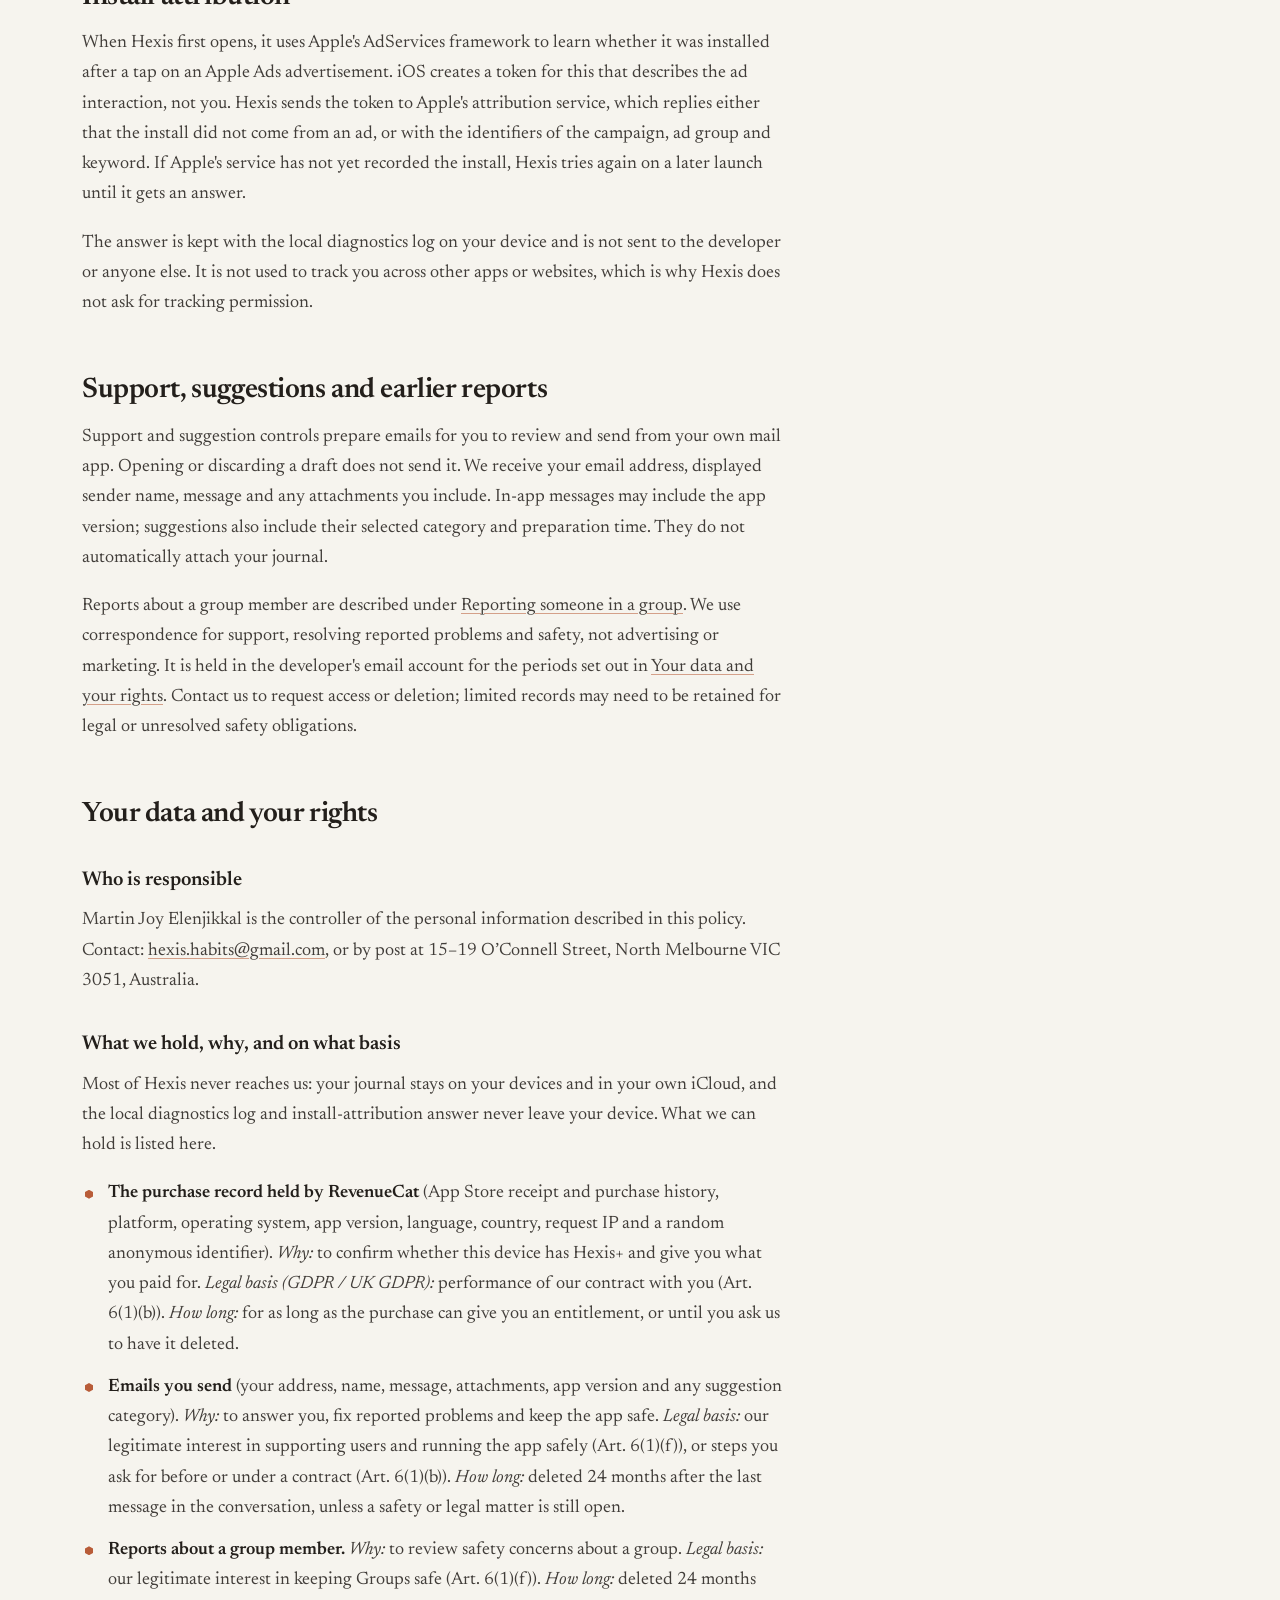
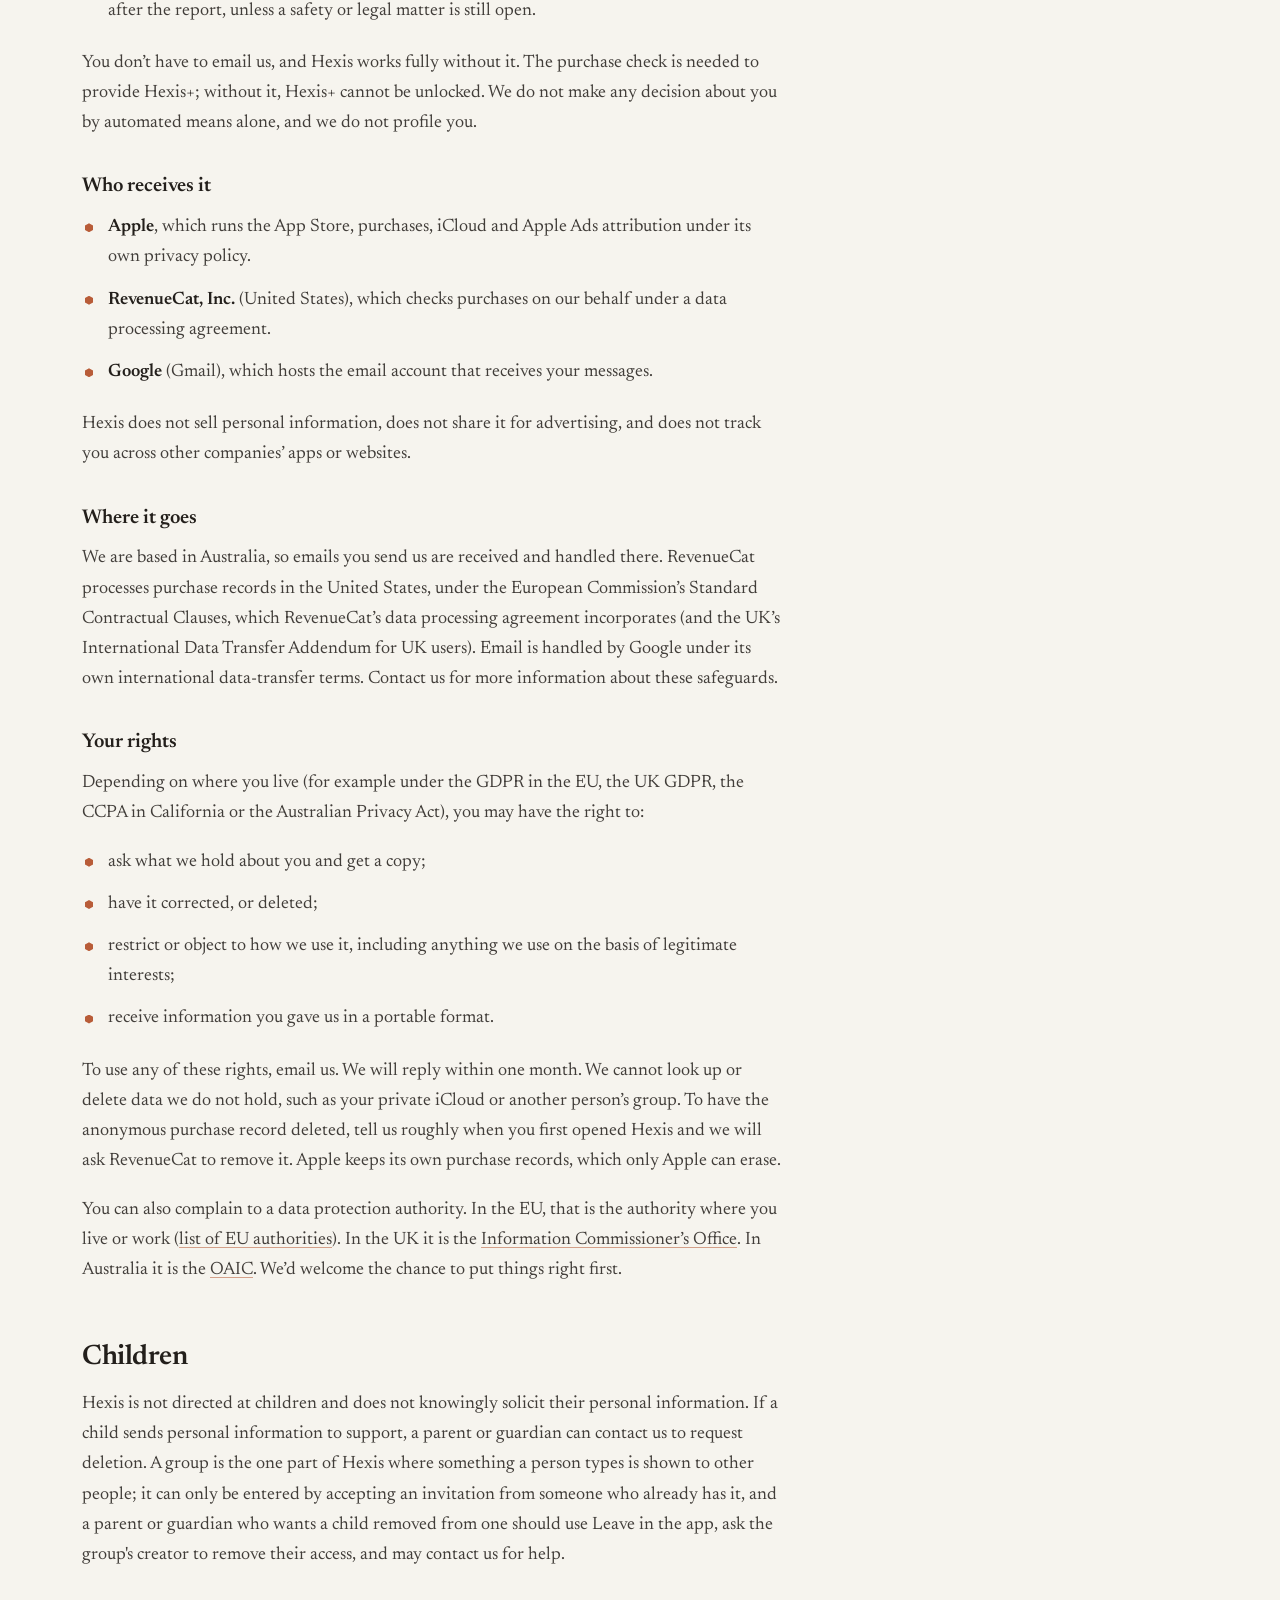
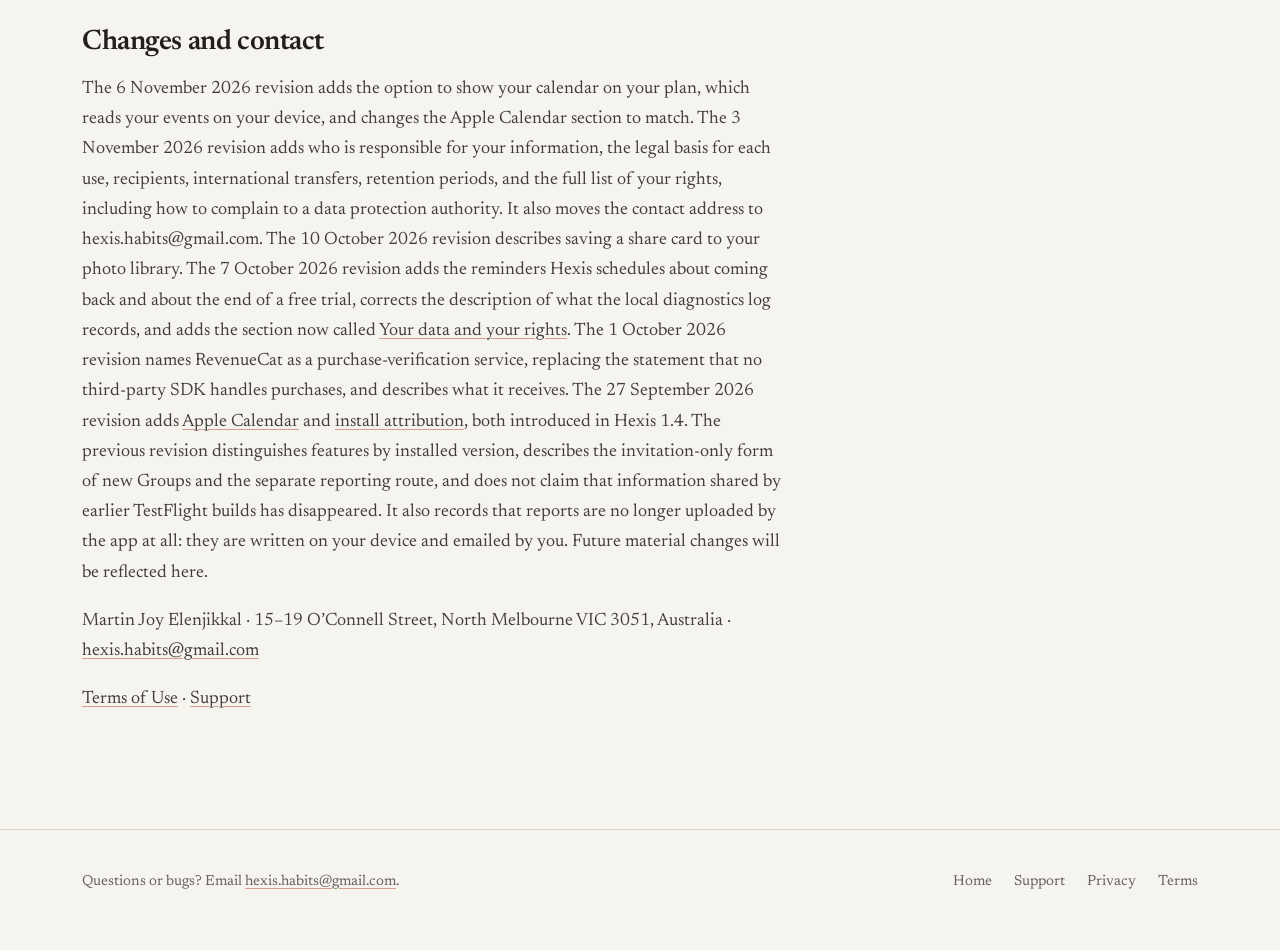
<file: privacy.html>
<!DOCTYPE html>
<html lang="en"><head><meta charset="utf-8"><meta name="viewport" content="width=device-width, initial-scale=1"><title>Hexis — Privacy Policy</title><meta name="theme-color" content="#F6F4EE" media="(prefers-color-scheme: light)"><meta name="theme-color" content="#161411" media="(prefers-color-scheme: dark)"><link rel="icon" href="favicon.png" type="image/png"><link rel="apple-touch-icon" href="apple-touch-icon.png"><link rel="preconnect" href="https://fonts.googleapis.com"><link rel="preconnect" href="https://fonts.gstatic.com" crossorigin><link href="https://fonts.googleapis.com/css2?family=Newsreader:ital,opsz,wght@0,6..72,400;0,6..72,600;0,6..72,700;1,6..72,400&display=swap" rel="stylesheet">
<link rel="stylesheet" href="style.css"></head>
<body>
<header class="masthead">
  <div class="wrap bar">
    <a class="brand" href="./"><svg viewBox="-6 -426 1190 432" role="img" aria-label="hexis"><path d="M170.9 -352.2 104.9 -123.4Q139.1 -173.9 154.6 -191.7Q177.7 -217.3 194.4 -226.4Q211 -235.4 226.2 -235.4Q239.2 -235.4 248.4 -225.6Q257.7 -215.8 257.7 -199.6Q257.7 -185.9 251.6 -165.3L219.4 -57.1Q215.1 -42.9 215.1 -38.1Q215.1 -35.8 216.8 -33.9Q218.6 -32 220.9 -32Q223.9 -32 227 -34.5Q235.1 -40.9 244.3 -54.8Q246.5 -58.4 251.6 -65.5L261.5 -59.9Q239.7 -23.9 220.1 -10.4Q200.6 3 183.1 3Q167.3 3 158.4 -5.1Q149.6 -13.2 149.6 -25.4Q149.6 -36.6 155.6 -57.1L187.1 -165.3Q190.2 -176.5 190.2 -181.5Q190.2 -184.3 188 -186.5Q185.9 -188.7 183.1 -188.7Q173.9 -188.7 157.9 -173.4Q124.9 -142.2 91.9 -75.4L69.3 0H6.3L89.6 -286.9Q94.7 -305.2 94.7 -313.1Q94.7 -319.4 89.6 -323Q83 -327.8 69.3 -327L71.1 -337.2L155.6 -352.2ZM370.4 -95.2Q368.2 -78.7 368.2 -68Q368.2 -49 379.2 -37.6Q390.3 -26.2 408.8 -26.2Q426.6 -26.2 444.5 -34.8Q462.4 -43.4 486 -65L493.6 -58.1Q464.4 -22.9 436.7 -7.9Q409 7.1 375.5 7.1Q333.1 7.1 316.9 -13.2Q300.6 -33.5 300.6 -60.2Q300.6 -101.8 324.9 -143.5Q349.1 -185.1 390.9 -210.2Q432.7 -235.4 474.8 -235.4Q496.1 -235.4 507.1 -225.2Q518 -215.1 518 -199.6Q518 -181 507.3 -163.5Q492.6 -139.6 470.2 -125Q447.9 -110.4 420.2 -102.8Q401.7 -97.8 370.4 -95.2ZM372.7 -108.4Q395.1 -111.7 407.4 -117.4Q419.7 -123.1 431.5 -135.7Q443.3 -148.3 452 -167.5Q460.6 -186.6 460.6 -203.4Q460.6 -210.5 456.7 -214.6Q452.7 -218.6 446.6 -218.6Q434.4 -218.6 419.2 -201.6Q391.3 -170.6 372.7 -108.4ZM543.6 -220.1 632.2 -235.4Q656.3 -197.5 666.2 -152.1Q691.1 -188.9 703.8 -203.6Q720.8 -223.4 731.9 -229.4Q742.9 -235.4 755.4 -235.4Q769.3 -235.4 776.8 -227.8Q784.3 -220.1 784.3 -207.2Q784.3 -195 776.8 -187.3Q769.3 -179.5 758.2 -179.5Q750 -179.5 739.5 -182.4Q729 -185.4 724.9 -185.4Q714.2 -185.4 704.6 -177.7Q691.4 -167.3 672.1 -133.3Q693.7 -57.1 706.6 -40.4Q714.2 -30.5 722.1 -30.5Q728.7 -30.5 733.5 -33.8Q740.9 -39.1 756.1 -60.4L765.3 -55.1Q742.9 -19 721.6 -4.3Q705.4 7.1 689.6 7.1Q673.4 7.1 662.6 -0.1Q651.8 -7.4 643.4 -23.7Q635 -40.1 623.6 -76.2Q593.9 -38.3 577 -20.9Q560.1 -3.6 548.9 1.8Q537.8 7.1 525.1 7.1Q511.9 7.1 504.1 -0.5Q496.4 -8.1 496.4 -20.3Q496.4 -33.3 504.8 -41.6Q513.1 -50 526.1 -50Q532.9 -50 541.6 -46Q554.3 -39.9 559.9 -39.9Q567.2 -39.9 573.1 -42.9Q580.7 -46.7 592.4 -59.4Q599.5 -67.3 618.5 -92.9Q594.1 -183.3 580.4 -201.1Q571.8 -212.5 558.6 -212.5Q551.7 -212.5 541.8 -210.5ZM913.6 -235.4 861.5 -54.8Q857.2 -39.4 857.2 -34.5Q857.2 -31.7 859.5 -29.3Q861.8 -26.9 864.3 -26.9Q868.6 -26.9 872.9 -30.7Q884.4 -40.1 900.4 -64.7L909 -59.7Q870.6 7.1 827.5 7.1Q811 7.1 801.2 -2.2Q791.4 -11.4 791.4 -25.6Q791.4 -35 795.7 -49.5L831 -170.9Q836.1 -188.4 836.1 -197.3Q836.1 -202.9 831.3 -207.2Q826.5 -211.5 818.1 -211.5Q814.3 -211.5 808.9 -211.2L812.2 -221.4L898.3 -235.4ZM1117.9 -235.4 1106.8 -156.9H1097.4Q1095.4 -187.4 1078.7 -204.9Q1062.1 -222.4 1043 -222.4Q1031.4 -222.4 1023.8 -215.6Q1016.1 -208.7 1016.1 -199.1Q1016.1 -190.9 1019.4 -183.8Q1022.7 -176.7 1034.2 -164.5Q1074.3 -121.4 1082.9 -105.1Q1091.5 -88.9 1091.5 -70.3Q1091.5 -50.3 1081.4 -32.4Q1071.2 -14.5 1051 -3.7Q1030.9 7.1 1009 7.1Q994.3 7.1 972.7 1.3Q958.5 -2.8 951.4 -2.8Q945 -2.8 941.5 -0.9Q937.9 1 933.6 7.1H924.2L936.7 -77.4H944.8Q953.7 -46.7 961.4 -33.6Q969.2 -20.6 982.1 -12.8Q995.1 -5.1 1007 -5.1Q1021 -5.1 1030.1 -13.8Q1039.2 -22.6 1039.2 -34.8Q1039.2 -46.7 1033.3 -57.9Q1027.3 -69.1 1005.7 -92.7Q976 -124.9 966.6 -142.4Q960 -155.1 960 -171.4Q960 -198.8 980 -217.1Q999.9 -235.4 1035.9 -235.4Q1051.7 -235.4 1074.5 -229.8Q1086 -227 1092.8 -227Q1102.7 -227 1108.8 -235.4Z" fill="currentColor"/><circle class="tittle" cx="896.9" cy="-314.8" r="44"/></svg></a>
    <nav aria-label="Pages">
      <a class="home" href="./">home</a>
      <a href="support.html">support</a>
      <a href="privacy.html" aria-current="page">privacy</a>
      <a href="terms.html">terms</a>
    </nav>
  </div>
</header>
<div class="page">
  <div class="wrap">
    <p class="kicker">legal</p>
    <div class="layout">
<main class="doc">
<h1>Privacy Policy</h1>
<p class="sub">Hexis · Updated 6 November 2026</p>
<p><strong>Features depend on the version of Hexis installed on your device.</strong> The <a href="#groups">Groups</a> and <a href="#reports">Reporting</a> sections apply only if your app offers a Groups tab. Without that feature, Hexis does not create or join shared groups. Other sections describe features where available. How earlier TestFlight builds handled Groups is described in the <a href="privacy-before-build39.html">earlier policy</a> and in <a href="#older-groups">Groups in earlier builds</a> below. The app was previously called Tally.</p>
<h2>Overview</h2>
<p>Hexis is a private habit journal developed by Martin Elenjikkal. There is no Hexis account or developer-operated journal server. The app includes one third-party SDK, RevenueCat, which handles purchase checks (see <a href="#purchases">Purchases</a>); no advertising, tracking or remote analytics SDK is included. The app does not automatically send your journal to the developer. Information can move through optional private iCloud sync, your paired Apple Watch, exports and sharing you initiate, and emails you choose to send.</p>
<h2>Your journal and private iCloud</h2>
<p>Habit names, icons, targets, amounts, cadence, reminders, daily marks, streaks, routines, settings, signatures and commitments are stored on your devices. Optional iCloud sync is off by default. It mirrors habits, signatures, earned-mend balance and change/deletion records to your private iCloud using Apple's key-value store. Routines are not included. Turning sync off stops further mirroring; the developer cannot read or restore your private iCloud data.</p>
<p>Removing the app does not erase existing iCloud data or exported backups. Manage iCloud storage through your Apple Account settings, and contact Apple Support if you need help with retained Apple-hosted data. Keep a backup before deleting storage you may need.</p>
<h2>Apple Watch, widgets and reminders</h2>
<p>The paired Watch receives a habit snapshot over Apple's device-to-device connection and sends habit marks back. The current snapshot includes signature data and other habit fields that the Watch does not display. Routines are not sent to the Watch. Widgets and complications use on-device journal storage; marks made on these surfaces can subsequently sync to your own devices.</p>
<p>Habit and routine reminders are local notifications, as are the optional gentle &ldquo;come back&rdquo; and weekly-page nudges, and, when you start the free trial from Hexis with notifications allowed, a single reminder two days before the trial ends. Each is scheduled and delivered on your device; none is sent from a server. Routine Live Activities are driven by local state. The app registers for remote notifications so Apple can tell it silently that a group has changed; see <a href="#groups">Groups</a>. No developer push server is used, and no notification carries journal content.</p>
<h2 id="calendar">Apple Calendar</h2>
<p>Hexis can work with Apple Calendar in two ways, both optional. Keeping a task on Apple Calendar is off until you turn it on for a task. The first time you do, iOS asks you to give Hexis access to your calendars. Hexis asks for full access because write-only access cannot move or remove the events an app has saved, so an edited or deleted task would leave its old event behind. Hexis creates its own calendar named &ldquo;hexis&rdquo; and writes only the tasks you choose into it. For this, it reads back only the events it saved, to update or remove them.</p>
<p>The &ldquo;hexis&rdquo; calendar is stored by Apple Calendar in the account that holds it, such as iCloud, and syncs the way your other calendars do; the developer does not receive it. Turning the calendar off for a task removes that task's upcoming events. You can withdraw access at any time in Settings &rsaquo; Privacy &amp; Security &rsaquo; Calendars.</p>
<p>In versions that offer it, you can also show your calendar on your plan. This is a separate option, off until you turn it on. When it is on, Hexis reads the title and times of the events on the day you are viewing, from the calendars on your device other than the &ldquo;hexis&rdquo; calendar, so it can draw them on your plan. It does this on your device and keeps them in memory only while the app is open. Events are not saved by Hexis, turned into tasks, shown in widgets, included in backups, synced, or sent to the developer or anyone else. Hexis cannot change or delete them. If you have not given Hexis calendar access, iOS asks you first; if you already have, turning this on will not ask again. You can turn it off in the app, or withdraw access in Settings &rsaquo; Privacy &amp; Security &rsaquo; Calendars.</p>
<h2 id="backups">Backups and sharing</h2>
<p>Exported backups contain habits, daily marks, amounts, routines, mend balance, signatures and commitments. Protect these files. Sending a backup or screenshot to someone gives that recipient its contents. Progress cards are generated locally and handed to the app or destination you choose, whose privacy rules then apply. If you choose Save Image on the share sheet, iOS asks once for permission to add to your photo library; Hexis uses it only to save that card and cannot see or read your other photos. There is no in-app social feed, public profile or discoverable content; the one way journal information reaches another person inside Hexis is a group you create or accept an invitation to, described next.</p>
<h2 id="groups">Groups</h2>
<p>Groups is optional and inactive unless you create or accept an invitation to one. Each participant needs a Hexis+ entitlement and an iCloud account; an eligible earlier purchase can provide the entitlement without a current subscription. A group is hosted in <strong>its creator's own private iCloud</strong>, as a shared record zone. There is no developer-operated group server, and <strong>the developer cannot read, change or delete what is in a group</strong> — a creator's private iCloud database is not reachable by us.</p>

<p><strong>Invitations are private.</strong> Invitations are issued to specific people through Apple's own sharing controls. Public link access is not enabled, so holding a forwarded invitation does not by itself allow an uninvited Apple Account to join.</p>

<p><strong>What the other members of a group can see.</strong> The group's name; the name, icon and weekly cadence of the single habit the group is built around; and, for each member, the display name they joined under, a colour index, their time zone, when they joined, when they last published, and their marks for that one habit — completed days, intentional rest days, days covered by a mend, and dated edit receipts retained for about 90 days. Nothing else from your journal is put into a group: your other habits, routines, amount targets, reminders, signatures, commitments and history stay out of it. Your own copy of the habit may be named differently in your private journal from the name the group displays.</p>

<p><strong>On your device.</strong> A copy of the group is cached on your device so its page works offline, and Apple's silent notifications tell the app when something has changed. Which of your habits is connected to which group is recorded only on your device and is never shared.</p>

<p><strong>Names are checked on your device before they are published.</strong> A group's name, the name you show up under, and the name of the habit a group is built around are compared against a list held inside the app, and refused if they match. This check runs entirely on your device and transmits nothing.</p>

<p><strong>Leaving, removing, ending and blocking do different things.</strong></p>
<ul>
<li><strong>Leave</strong> removes your member record, and the marks it carried, from that group, and stops your marks being published to it.</li>
<li><strong>Manage Access</strong>, available to the group's creator through Apple's sharing screen, can remove a person's access so they can no longer see or add to the group. It does not by itself delete what they have already written.</li>
<li><strong>End group</strong>, available to the creator, deletes the shared zone: the group stops existing for everyone in it.</li>
<li><strong>Block</strong> hides that person's row on <em>your</em> device, in every group you share with them, immediately and reversibly. It is a local control: it does not delete their information, does not revoke their access to the group, and does not notify them.</li>
<li>Deleting the app or signing out of iCloud does not by itself delete the creator's shared CloudKit zone or revoke invitations. End the group explicitly before uninstalling if that is what you intend.</li>
</ul>

<h2 id="reports">Reporting someone in a group</h2>
<p>Each member's row offers Report. Filling it in writes the report on your device and prepares an email to the developer; <strong>you send it</strong>. Nothing is uploaded automatically, there is no Hexis server involved, and the app does not put a report in the group or notify the person reported.</p>
<p><strong>Who can read a report.</strong> Whoever you email it to — the developer — and nobody else. It does not pass through any other service on the way. <em>In builds before this one the app uploaded reports to a record in its own public iCloud database, which required a permission that would also have let other signed-in users read them; no report from any user was ever stored under that arrangement.</em> That upload has been removed entirely.</p>
<p>A report contains a reference code, the reason you selected, any note you write, the reported member's display name and their group member identifier, the group's name and identifier, your own group member identifier when available, the app version, and the time. <strong>It contains no habit marks or other journal fields unless you type them into the note.</strong></p>
<p>The app saves the report on your device first, so it cannot be lost while you get to the email; up to twenty wait there, and you dismiss each one once you have sent it. If it cannot be saved, the app says so and offers the draft anyway — that draft is the only thing that delivers it. Sending the email discloses your email address to us, as any email does. Reports you send are held in the developer's email account for as long as needed for safety and support, not advertising. Quote the report's reference code to request access or deletion; information needed for an unresolved safety or legal matter may need to be retained. Blocking takes effect on your device whether or not you send the email.</p>

<h2 id="older-groups">Groups in earlier builds, and retained information</h2>
<p><strong>Changes to the app do not automatically delete shared iCloud records created by an earlier version, revoke invitations already accepted, or alter copies of the app already installed on other people's devices.</strong></p>
<p>Groups in earlier TestFlight builds could be shared by a <strong>public invitation link</strong>, which allowed anyone holding the link to join. Those older shares are not converted merely by installing a later version. If you created a group in a TestFlight build, open it and use Apple's Manage Access screen to check who has access and how it is shared, and end the group if you no longer want it. The same categories of information listed above were shared in those builds; the <a href="privacy-before-build39.html">earlier policy</a> describes them.</p>
<p>The developer cannot erase another person's private iCloud zone, and will not claim information has been deleted without confirming it. Contact us, or Apple Support, for help with data held in iCloud.</p>

<h2 id="purchases">Purchases</h2>
<p>Apple processes purchases, trials, subscriptions and refunds through your App Store account. Hexis uses StoreKit to load products and verify entitlements, and uses RevenueCat (RevenueCat, Inc., United States) to confirm whether this device has Hexis+. Purchases and restores communicate with Apple; valid local entitlement records can support offline access. The app does not send journal contents with purchase checks, and the developer does not receive card details. Removing a feature or uninstalling the app does not cancel a subscription; manage it in your Apple Account subscription settings.</p>
<p>To answer that question, RevenueCat is sent the App Store receipt and purchase history for this app (which plan, when it was bought, whether it is in a trial, when it renews or lapsed), together with the device's platform, operating system, app version, language and country, and the IP address the request arrives on, which it uses to place the purchase in a country and not to locate you. It is not given your name, email address, Apple Account or advertising identifier. Hexis has no accounts, so it asks RevenueCat to issue a random anonymous identifier, and Hexis does not use RevenueCat for advertising attribution or marketing tracking. No journal contents are passed to RevenueCat. RevenueCat handles this on the developer's behalf under <a href="https://www.revenuecat.com/privacy/" rel="noopener">its own privacy policy</a>.</p>
<p>If RevenueCat cannot be reached, Hexis also checks Apple's records on the device and accepts either answer, so a purchase you have already made is not lost.</p>
<h2>Local diagnostics</h2>
<p>A small first-run event log is stored on your device, not transmitted. It records events such as onboarding and paywall presentation, with timestamps; the answers you give to the onboarding questions about how habits have gone for you before; and, for a starter habit you pick from Hexis&rsquo;s own list, that list name (a habit you name yourself is recorded only as &ldquo;custom&rdquo;). It holds no habit name you typed and no daily marks. It is not connected to a remote analytics service.</p>
<h2 id="attribution">Install attribution</h2>
<p>When Hexis first opens, it uses Apple's AdServices framework to learn whether it was installed after a tap on an Apple Ads advertisement. iOS creates a token for this that describes the ad interaction, not you. Hexis sends the token to Apple's attribution service, which replies either that the install did not come from an ad, or with the identifiers of the campaign, ad group and keyword. If Apple's service has not yet recorded the install, Hexis tries again on a later launch until it gets an answer.</p>
<p>The answer is kept with the local diagnostics log on your device and is not sent to the developer or anyone else. It is not used to track you across other apps or websites, which is why Hexis does not ask for tracking permission.</p>
<h2 id="contact-data">Support, suggestions and earlier reports</h2>
<p>Support and suggestion controls prepare emails for you to review and send from your own mail app. Opening or discarding a draft does not send it. We receive your email address, displayed sender name, message and any attachments you include. In-app messages may include the app version; suggestions also include their selected category and preparation time. They do not automatically attach your journal.</p>
<p>Reports about a group member are described under <a href="#reports">Reporting someone in a group</a>. We use correspondence for support, resolving reported problems and safety, not advertising or marketing. It is held in the developer's email account for the periods set out in <a href="#rights">Your data and your rights</a>. Contact us to request access or deletion; limited records may need to be retained for legal or unresolved safety obligations.</p>
<h2 id="rights">Your data and your rights</h2>
<h3>Who is responsible</h3>
<p>Martin Joy Elenjikkal is the controller of the personal information described in this policy. Contact: <a href="mailto:hexis.habits@gmail.com">hexis.habits@gmail.com</a>, or by post at 15&ndash;19 O&rsquo;Connell Street, North Melbourne VIC 3051, Australia.</p>
<h3>What we hold, why, and on what basis</h3>
<p>Most of Hexis never reaches us: your journal stays on your devices and in your own iCloud, and the local diagnostics log and install-attribution answer never leave your device. What we can hold is listed here.</p>
<ul>
<li><strong>The purchase record held by RevenueCat</strong> (App Store receipt and purchase history, platform, operating system, app version, language, country, request IP and a random anonymous identifier). <em>Why:</em> to confirm whether this device has Hexis+ and give you what you paid for. <em>Legal basis (GDPR / UK GDPR):</em> performance of our contract with you (Art. 6(1)(b)). <em>How long:</em> for as long as the purchase can give you an entitlement, or until you ask us to have it deleted.</li>
<li><strong>Emails you send</strong> (your address, name, message, attachments, app version and any suggestion category). <em>Why:</em> to answer you, fix reported problems and keep the app safe. <em>Legal basis:</em> our legitimate interest in supporting users and running the app safely (Art. 6(1)(f)), or steps you ask for before or under a contract (Art. 6(1)(b)). <em>How long:</em> deleted 24 months after the last message in the conversation, unless a safety or legal matter is still open.</li>
<li><strong>Reports about a group member.</strong> <em>Why:</em> to review safety concerns about a group. <em>Legal basis:</em> our legitimate interest in keeping Groups safe (Art. 6(1)(f)). <em>How long:</em> deleted 24 months after the report, unless a safety or legal matter is still open.</li>
</ul>
<p>You don&rsquo;t have to email us, and Hexis works fully without it. The purchase check is needed to provide Hexis+; without it, Hexis+ cannot be unlocked. We do not make any decision about you by automated means alone, and we do not profile you.</p>
<h3>Who receives it</h3>
<ul>
<li><strong>Apple</strong>, which runs the App Store, purchases, iCloud and Apple Ads attribution under its own privacy policy.</li>
<li><strong>RevenueCat, Inc.</strong> (United States), which checks purchases on our behalf under a data processing agreement.</li>
<li><strong>Google</strong> (Gmail), which hosts the email account that receives your messages.</li>
</ul>
<p>Hexis does not sell personal information, does not share it for advertising, and does not track you across other companies&rsquo; apps or websites.</p>
<h3>Where it goes</h3>
<p>We are based in Australia, so emails you send us are received and handled there. RevenueCat processes purchase records in the United States, under the European Commission&rsquo;s Standard Contractual Clauses, which RevenueCat&rsquo;s data processing agreement incorporates (and the UK&rsquo;s International Data Transfer Addendum for UK users). Email is handled by Google under its own international data-transfer terms. Contact us for more information about these safeguards.</p>
<h3>Your rights</h3>
<p>Depending on where you live (for example under the GDPR in the EU, the UK GDPR, the CCPA in California or the Australian Privacy Act), you may have the right to:</p>
<ul>
<li>ask what we hold about you and get a copy;</li>
<li>have it corrected, or deleted;</li>
<li>restrict or object to how we use it, including anything we use on the basis of legitimate interests;</li>
<li>receive information you gave us in a portable format.</li>
</ul>
<p>To use any of these rights, email us. We will reply within one month. We cannot look up or delete data we do not hold, such as your private iCloud or another person&rsquo;s group. To have the anonymous purchase record deleted, tell us roughly when you first opened Hexis and we will ask RevenueCat to remove it. Apple keeps its own purchase records, which only Apple can erase.</p>
<p>You can also complain to a data protection authority. In the EU, that is the authority where you live or work (<a href="https://www.edpb.europa.eu/about-edpb/about-edpb/members_en" rel="noopener">list of EU authorities</a>). In the UK it is the <a href="https://ico.org.uk/make-a-complaint/" rel="noopener">Information Commissioner&rsquo;s Office</a>. In Australia it is the <a href="https://www.oaic.gov.au/privacy/privacy-complaints" rel="noopener">OAIC</a>. We&rsquo;d welcome the chance to put things right first.</p>
<h2>Children</h2>
<p>Hexis is not directed at children and does not knowingly solicit their personal information. If a child sends personal information to support, a parent or guardian can contact us to request deletion. A group is the one part of Hexis where something a person types is shown to other people; it can only be entered by accepting an invitation from someone who already has it, and a parent or guardian who wants a child removed from one should use Leave in the app, ask the group's creator to remove their access, and may contact us for help.</p>
<h2>Changes and contact</h2>
<p>The 6 November 2026 revision adds the option to show your calendar on your plan, which reads your events on your device, and changes the Apple Calendar section to match. The 3 November 2026 revision adds who is responsible for your information, the legal basis for each use, recipients, international transfers, retention periods, and the full list of your rights, including how to complain to a data protection authority. It also moves the contact address to hexis.habits@gmail.com. The 10 October 2026 revision describes saving a share card to your photo library. The 7 October 2026 revision adds the reminders Hexis schedules about coming back and about the end of a free trial, corrects the description of what the local diagnostics log records, and adds the section now called <a href="#rights">Your data and your rights</a>. The 1 October 2026 revision names RevenueCat as a purchase-verification service, replacing the statement that no third-party SDK handles purchases, and describes what it receives. The 27 September 2026 revision adds <a href="#calendar">Apple Calendar</a> and <a href="#attribution">install attribution</a>, both introduced in Hexis 1.4. The previous revision distinguishes features by installed version, describes the invitation-only form of new Groups and the separate reporting route, and does not claim that information shared by earlier TestFlight builds has disappeared. It also records that reports are no longer uploaded by the app at all: they are written on your device and emailed by you. Future material changes will be reflected here.</p>
<p>Martin Joy Elenjikkal · 15&ndash;19 O&rsquo;Connell Street, North Melbourne VIC 3051, Australia · <a href="mailto:hexis.habits@gmail.com">hexis.habits@gmail.com</a></p>
<p><a href="terms.html">Terms of Use</a> · <a href="support.html">Support</a></p>
</main>
<aside class="toc" aria-label="Contents"><p>contents</p></aside>
    </div>
  </div>
</div>
<footer>
  <div class="wrap row">
    <p>Questions or bugs? Email <a href="mailto:hexis.habits@gmail.com">hexis.habits@gmail.com</a>.</p>
    <nav><a href="./">Home</a><a href="support.html">Support</a><a href="privacy.html">Privacy</a><a href="terms.html">Terms</a></nav>
  </div>
</footer>
<script src="site.js" defer></script>
</body></html>
</file>
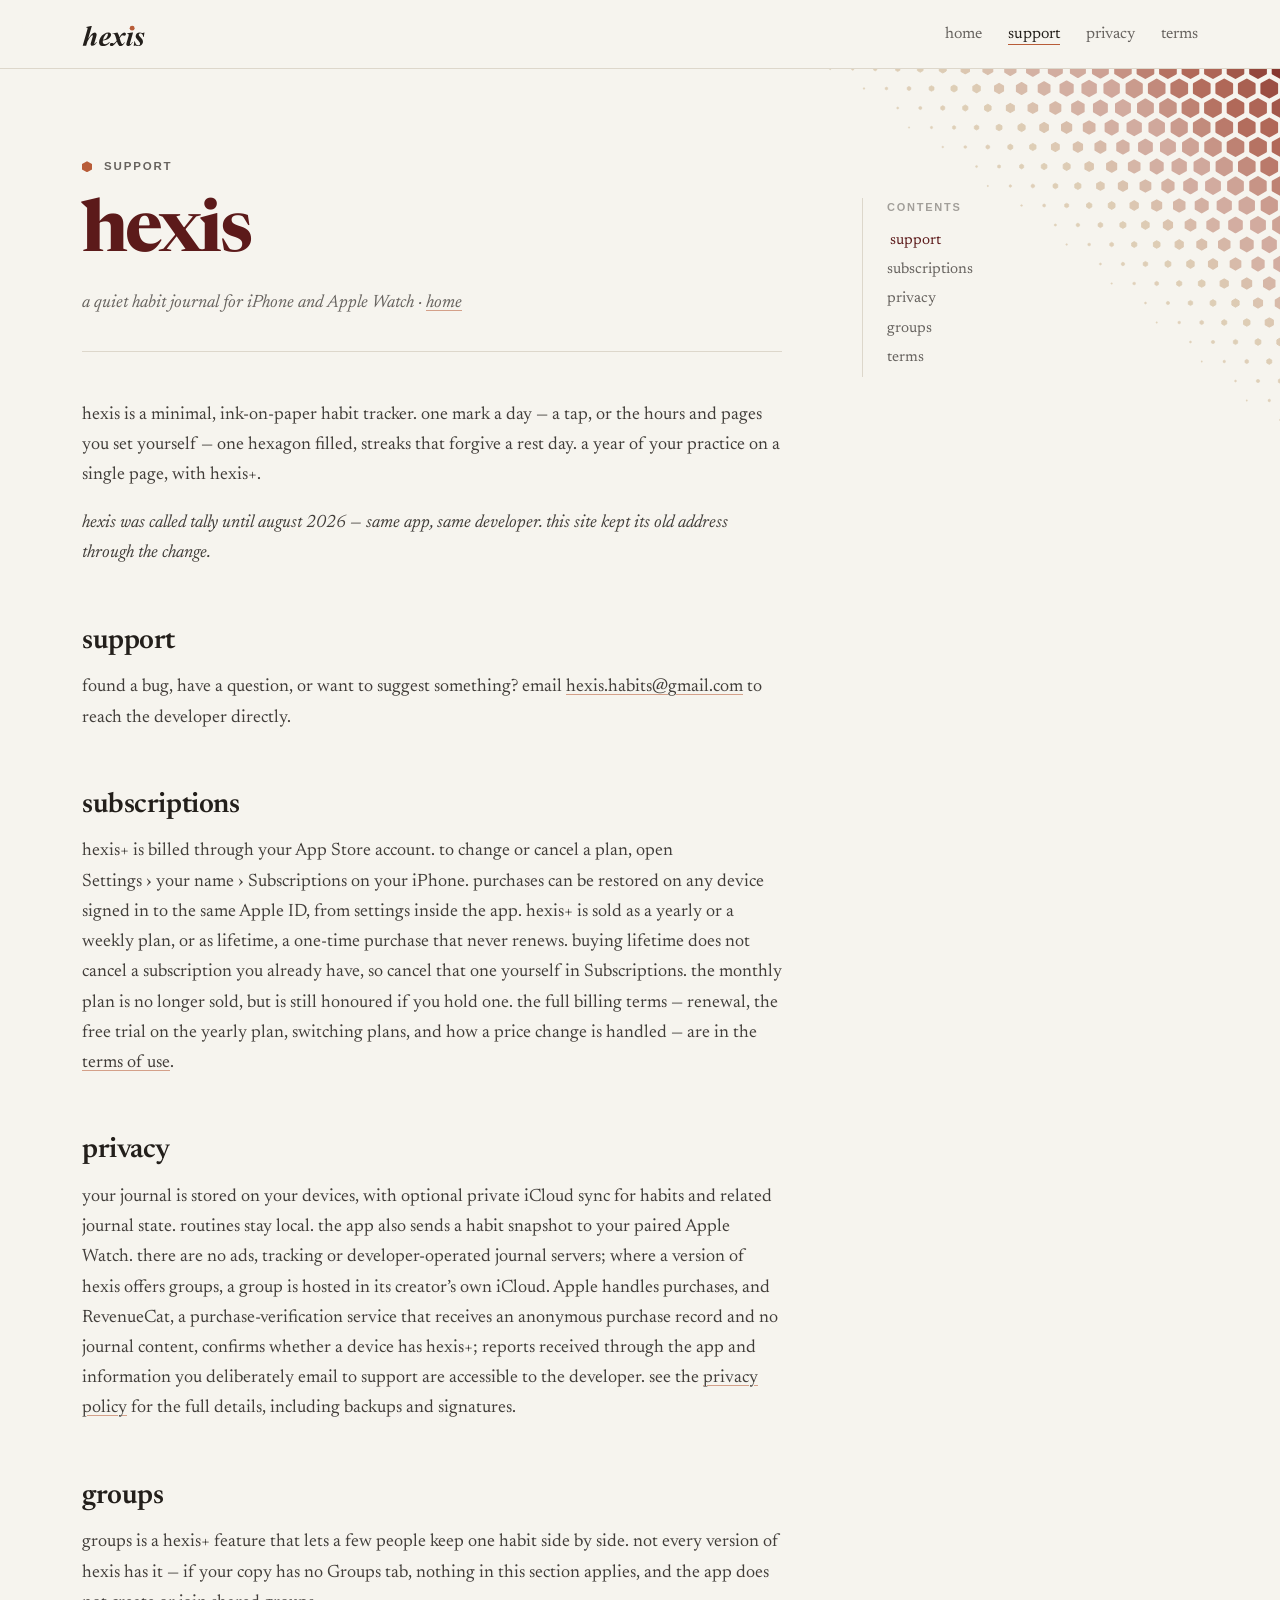
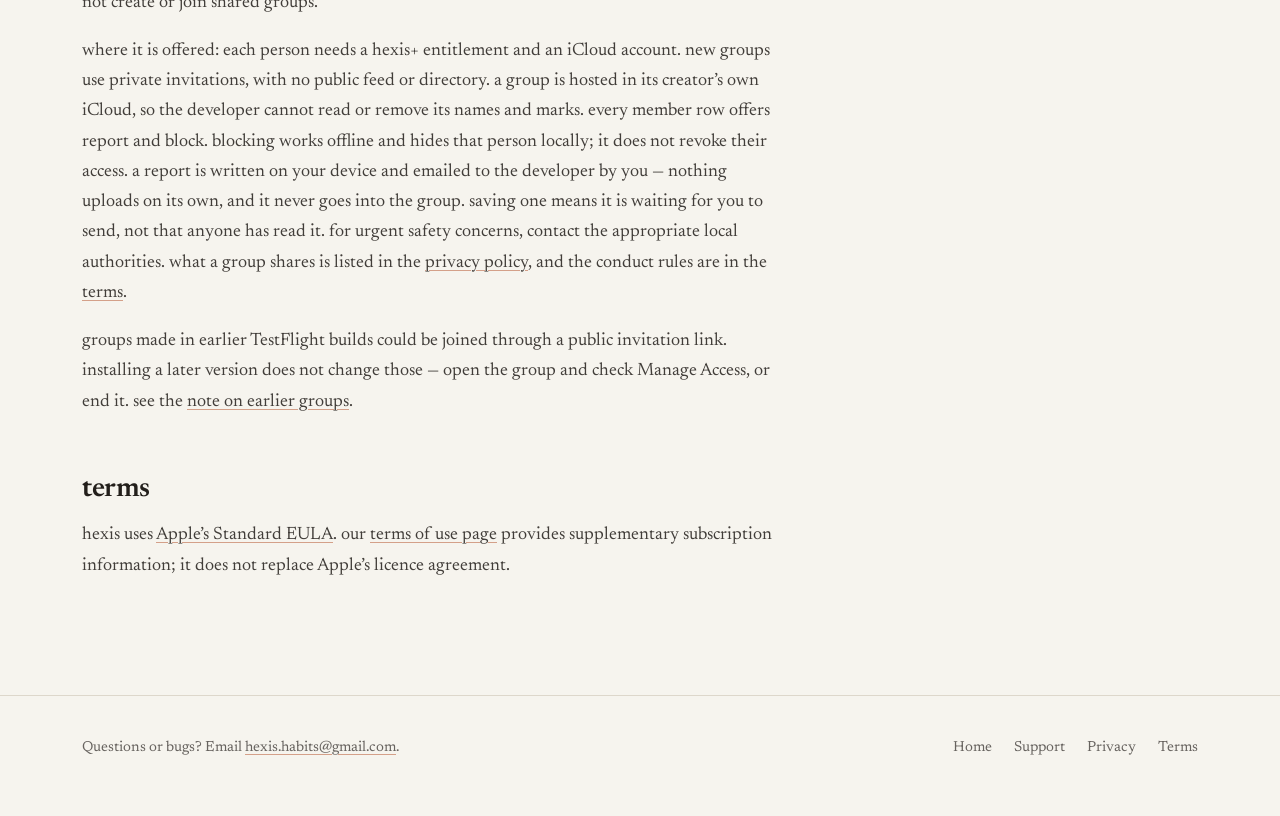
<file: support.html>
<!DOCTYPE html>
<html lang="en">
<head>
<meta charset="utf-8">
<meta name="viewport" content="width=device-width, initial-scale=1">
<title>hexis — support</title>
<meta name="theme-color" content="#F6F4EE" media="(prefers-color-scheme: light)"><meta name="theme-color" content="#161411" media="(prefers-color-scheme: dark)"><link rel="icon" href="favicon.png" type="image/png"><link rel="apple-touch-icon" href="apple-touch-icon.png"><link rel="preconnect" href="https://fonts.googleapis.com"><link rel="preconnect" href="https://fonts.gstatic.com" crossorigin><link href="https://fonts.googleapis.com/css2?family=Newsreader:ital,opsz,wght@0,6..72,400;0,6..72,600;0,6..72,700;1,6..72,400&display=swap" rel="stylesheet">
<link rel="stylesheet" href="style.css">
</head>
<body>
<header class="masthead">
  <div class="wrap bar">
    <a class="brand" href="./"><svg viewBox="-6 -426 1190 432" role="img" aria-label="hexis"><path d="M170.9 -352.2 104.9 -123.4Q139.1 -173.9 154.6 -191.7Q177.7 -217.3 194.4 -226.4Q211 -235.4 226.2 -235.4Q239.2 -235.4 248.4 -225.6Q257.7 -215.8 257.7 -199.6Q257.7 -185.9 251.6 -165.3L219.4 -57.1Q215.1 -42.9 215.1 -38.1Q215.1 -35.8 216.8 -33.9Q218.6 -32 220.9 -32Q223.9 -32 227 -34.5Q235.1 -40.9 244.3 -54.8Q246.5 -58.4 251.6 -65.5L261.5 -59.9Q239.7 -23.9 220.1 -10.4Q200.6 3 183.1 3Q167.3 3 158.4 -5.1Q149.6 -13.2 149.6 -25.4Q149.6 -36.6 155.6 -57.1L187.1 -165.3Q190.2 -176.5 190.2 -181.5Q190.2 -184.3 188 -186.5Q185.9 -188.7 183.1 -188.7Q173.9 -188.7 157.9 -173.4Q124.9 -142.2 91.9 -75.4L69.3 0H6.3L89.6 -286.9Q94.7 -305.2 94.7 -313.1Q94.7 -319.4 89.6 -323Q83 -327.8 69.3 -327L71.1 -337.2L155.6 -352.2ZM370.4 -95.2Q368.2 -78.7 368.2 -68Q368.2 -49 379.2 -37.6Q390.3 -26.2 408.8 -26.2Q426.6 -26.2 444.5 -34.8Q462.4 -43.4 486 -65L493.6 -58.1Q464.4 -22.9 436.7 -7.9Q409 7.1 375.5 7.1Q333.1 7.1 316.9 -13.2Q300.6 -33.5 300.6 -60.2Q300.6 -101.8 324.9 -143.5Q349.1 -185.1 390.9 -210.2Q432.7 -235.4 474.8 -235.4Q496.1 -235.4 507.1 -225.2Q518 -215.1 518 -199.6Q518 -181 507.3 -163.5Q492.6 -139.6 470.2 -125Q447.9 -110.4 420.2 -102.8Q401.7 -97.8 370.4 -95.2ZM372.7 -108.4Q395.1 -111.7 407.4 -117.4Q419.7 -123.1 431.5 -135.7Q443.3 -148.3 452 -167.5Q460.6 -186.6 460.6 -203.4Q460.6 -210.5 456.7 -214.6Q452.7 -218.6 446.6 -218.6Q434.4 -218.6 419.2 -201.6Q391.3 -170.6 372.7 -108.4ZM543.6 -220.1 632.2 -235.4Q656.3 -197.5 666.2 -152.1Q691.1 -188.9 703.8 -203.6Q720.8 -223.4 731.9 -229.4Q742.9 -235.4 755.4 -235.4Q769.3 -235.4 776.8 -227.8Q784.3 -220.1 784.3 -207.2Q784.3 -195 776.8 -187.3Q769.3 -179.5 758.2 -179.5Q750 -179.5 739.5 -182.4Q729 -185.4 724.9 -185.4Q714.2 -185.4 704.6 -177.7Q691.4 -167.3 672.1 -133.3Q693.7 -57.1 706.6 -40.4Q714.2 -30.5 722.1 -30.5Q728.7 -30.5 733.5 -33.8Q740.9 -39.1 756.1 -60.4L765.3 -55.1Q742.9 -19 721.6 -4.3Q705.4 7.1 689.6 7.1Q673.4 7.1 662.6 -0.1Q651.8 -7.4 643.4 -23.7Q635 -40.1 623.6 -76.2Q593.9 -38.3 577 -20.9Q560.1 -3.6 548.9 1.8Q537.8 7.1 525.1 7.1Q511.9 7.1 504.1 -0.5Q496.4 -8.1 496.4 -20.3Q496.4 -33.3 504.8 -41.6Q513.1 -50 526.1 -50Q532.9 -50 541.6 -46Q554.3 -39.9 559.9 -39.9Q567.2 -39.9 573.1 -42.9Q580.7 -46.7 592.4 -59.4Q599.5 -67.3 618.5 -92.9Q594.1 -183.3 580.4 -201.1Q571.8 -212.5 558.6 -212.5Q551.7 -212.5 541.8 -210.5ZM913.6 -235.4 861.5 -54.8Q857.2 -39.4 857.2 -34.5Q857.2 -31.7 859.5 -29.3Q861.8 -26.9 864.3 -26.9Q868.6 -26.9 872.9 -30.7Q884.4 -40.1 900.4 -64.7L909 -59.7Q870.6 7.1 827.5 7.1Q811 7.1 801.2 -2.2Q791.4 -11.4 791.4 -25.6Q791.4 -35 795.7 -49.5L831 -170.9Q836.1 -188.4 836.1 -197.3Q836.1 -202.9 831.3 -207.2Q826.5 -211.5 818.1 -211.5Q814.3 -211.5 808.9 -211.2L812.2 -221.4L898.3 -235.4ZM1117.9 -235.4 1106.8 -156.9H1097.4Q1095.4 -187.4 1078.7 -204.9Q1062.1 -222.4 1043 -222.4Q1031.4 -222.4 1023.8 -215.6Q1016.1 -208.7 1016.1 -199.1Q1016.1 -190.9 1019.4 -183.8Q1022.7 -176.7 1034.2 -164.5Q1074.3 -121.4 1082.9 -105.1Q1091.5 -88.9 1091.5 -70.3Q1091.5 -50.3 1081.4 -32.4Q1071.2 -14.5 1051 -3.7Q1030.9 7.1 1009 7.1Q994.3 7.1 972.7 1.3Q958.5 -2.8 951.4 -2.8Q945 -2.8 941.5 -0.9Q937.9 1 933.6 7.1H924.2L936.7 -77.4H944.8Q953.7 -46.7 961.4 -33.6Q969.2 -20.6 982.1 -12.8Q995.1 -5.1 1007 -5.1Q1021 -5.1 1030.1 -13.8Q1039.2 -22.6 1039.2 -34.8Q1039.2 -46.7 1033.3 -57.9Q1027.3 -69.1 1005.7 -92.7Q976 -124.9 966.6 -142.4Q960 -155.1 960 -171.4Q960 -198.8 980 -217.1Q999.9 -235.4 1035.9 -235.4Q1051.7 -235.4 1074.5 -229.8Q1086 -227 1092.8 -227Q1102.7 -227 1108.8 -235.4Z" fill="currentColor"/><circle class="tittle" cx="896.9" cy="-314.8" r="44"/></svg></a>
    <nav aria-label="Pages">
      <a class="home" href="./">home</a>
      <a href="support.html" aria-current="page">support</a>
      <a href="privacy.html">privacy</a>
      <a href="terms.html">terms</a>
    </nav>
  </div>
</header>
<div class="page">
  <div class="wrap">
    <p class="kicker">support</p>
    <div class="layout">
<main class="doc">
<h1>hexis</h1>
<p class="sub">a quiet habit journal for iPhone and Apple Watch · <a href="./">home</a></p>

<p>hexis is a minimal, ink-on-paper habit tracker. one mark a day — a tap, or the hours and pages you set yourself — one hexagon filled, streaks that forgive a rest day. a year of your practice on a single page, with hexis+.</p>

<p><em>hexis was called tally until august 2026 — same app, same developer. this site kept its old address through the change.</em></p>

<h2>support</h2>
<p>found a bug, have a question, or want to suggest something? email <a href="mailto:hexis.habits@gmail.com">hexis.habits@gmail.com</a> to reach the developer directly.</p>

<h2>subscriptions</h2>
<p>hexis+ is billed through your App&nbsp;Store account. to change or cancel a plan, open Settings&nbsp;›&nbsp;your&nbsp;name&nbsp;›&nbsp;Subscriptions on your iPhone. purchases can be restored on any device signed in to the same Apple&nbsp;ID, from settings inside the app. hexis+ is sold as a yearly or a weekly plan, or as lifetime, a one-time purchase that never renews. buying lifetime does not cancel a subscription you already have, so cancel that one yourself in Subscriptions. the monthly plan is no longer sold, but is still honoured if you hold one. the full billing terms — renewal, the free trial on the yearly plan, switching plans, and how a price change is handled — are in the <a href="terms.html">terms of use</a>.</p>

<h2>privacy</h2>
<p>your journal is stored on your devices, with optional private iCloud sync for habits and related journal state. routines stay local. the app also sends a habit snapshot to your paired Apple Watch. there are no ads, tracking or developer-operated journal servers; where a version of hexis offers groups, a group is hosted in its creator’s own iCloud. Apple handles purchases, and RevenueCat, a purchase-verification service that receives an anonymous purchase record and no journal content, confirms whether a device has hexis+; reports received through the app and information you deliberately email to support are accessible to the developer. see the <a href="privacy.html">privacy policy</a> for the full details, including backups and signatures.</p>

<h2>groups</h2>
<p>groups is a hexis+ feature that lets a few people keep one habit side by side. not every version of hexis has it — if your copy has no Groups tab, nothing in this section applies, and the app does not create or join shared groups.</p>
<p>where it is offered: each person needs a hexis+ entitlement and an iCloud account. new groups use private invitations, with no public feed or directory. a group is hosted in its creator’s own iCloud, so the developer cannot read or remove its names and marks. every member row offers report and block. blocking works offline and hides that person locally; it does not revoke their access. a report is written on your device and emailed to the developer by you — nothing uploads on its own, and it never goes into the group. saving one means it is waiting for you to send, not that anyone has read it. for urgent safety concerns, contact the appropriate local authorities. what a group shares is listed in the <a href="privacy.html#groups">privacy policy</a>, and the conduct rules are in the <a href="terms.html#groups">terms</a>.</p>
<p>groups made in earlier TestFlight builds could be joined through a public invitation link. installing a later version does not change those — open the group and check Manage Access, or end it. see the <a href="privacy.html#older-groups">note on earlier groups</a>.</p>
<h2>terms</h2>
<p>hexis uses <a href="https://www.apple.com/legal/internet-services/itunes/dev/stdeula/">Apple’s Standard EULA</a>. our <a href="terms.html">terms of use page</a> provides supplementary subscription information; it does not replace Apple’s licence agreement.</p>
</main>
<aside class="toc" aria-label="Contents"><p>contents</p></aside>
    </div>
  </div>
</div>
<footer>
  <div class="wrap row">
    <p>Questions or bugs? Email <a href="mailto:hexis.habits@gmail.com">hexis.habits@gmail.com</a>.</p>
    <nav><a href="./">Home</a><a href="support.html">Support</a><a href="privacy.html">Privacy</a><a href="terms.html">Terms</a></nav>
  </div>
</footer>
<script src="site.js" defer></script>
</body>
</html>
</file>
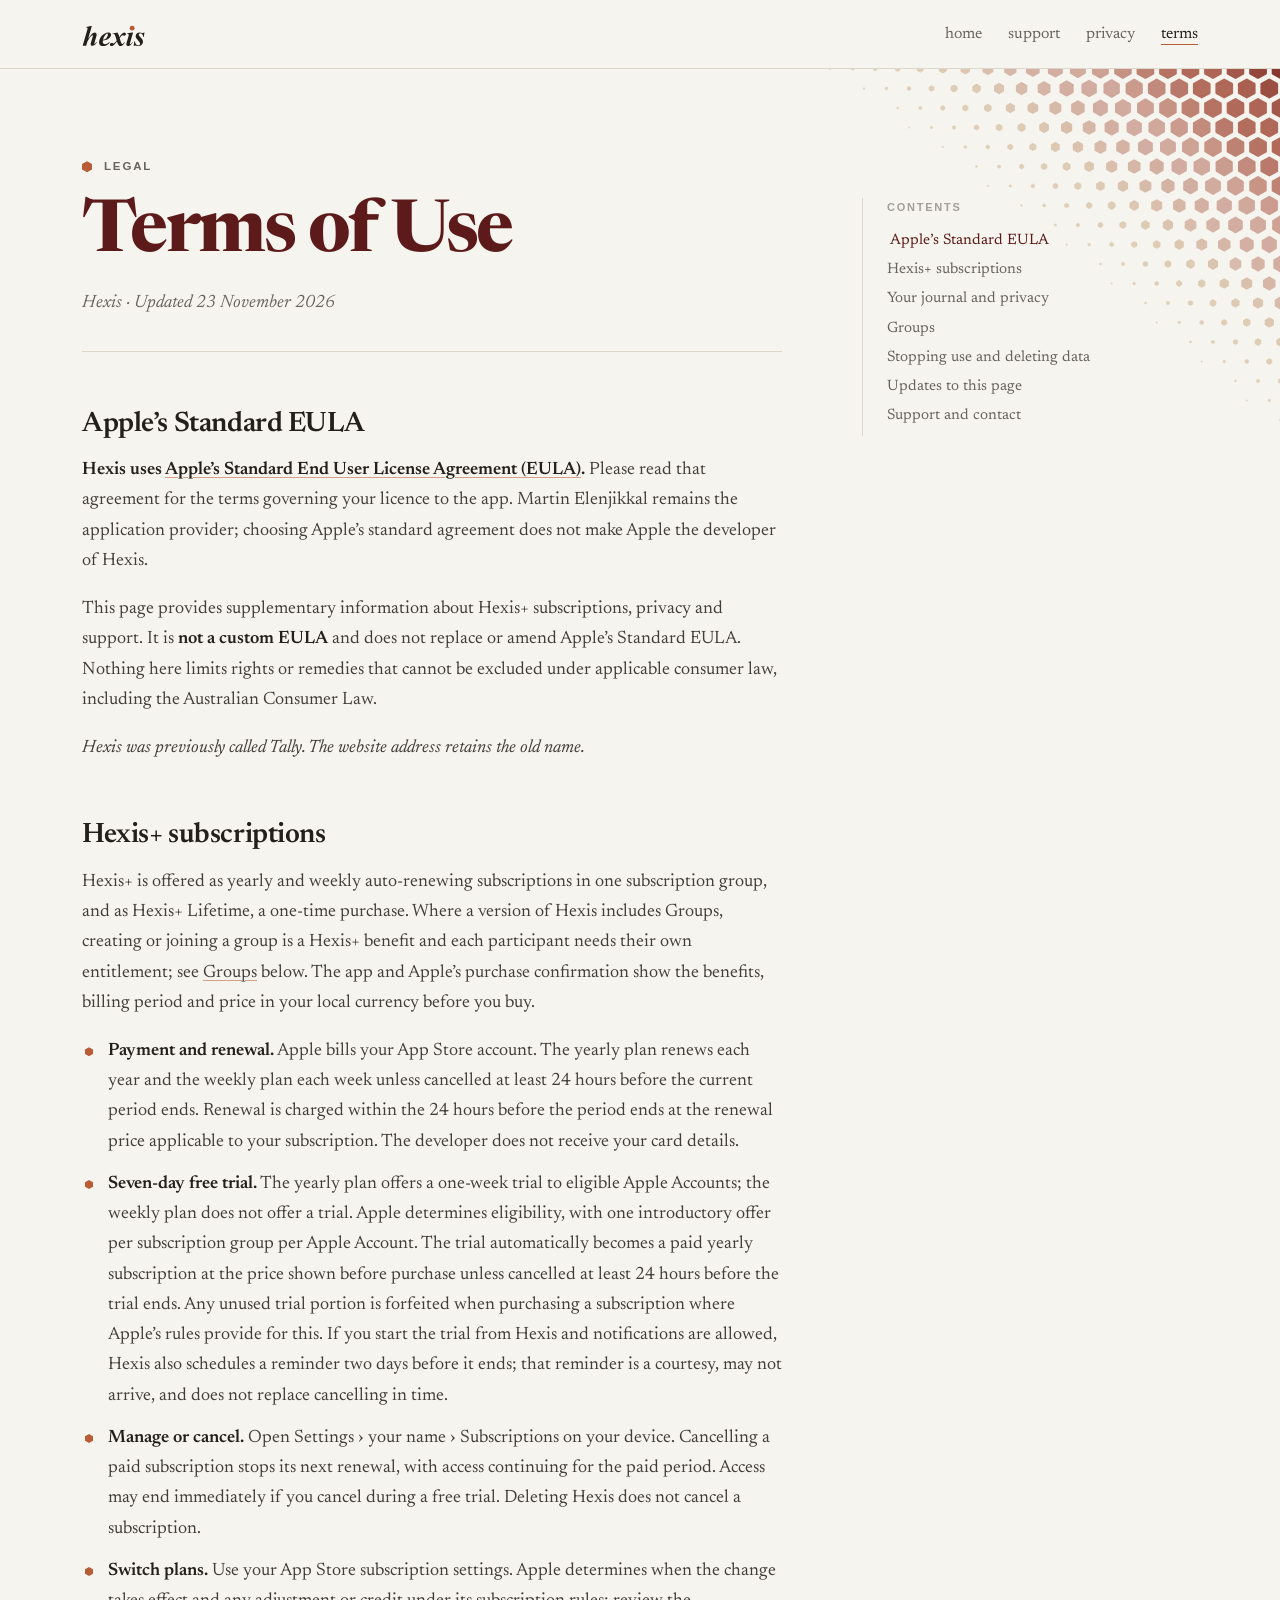
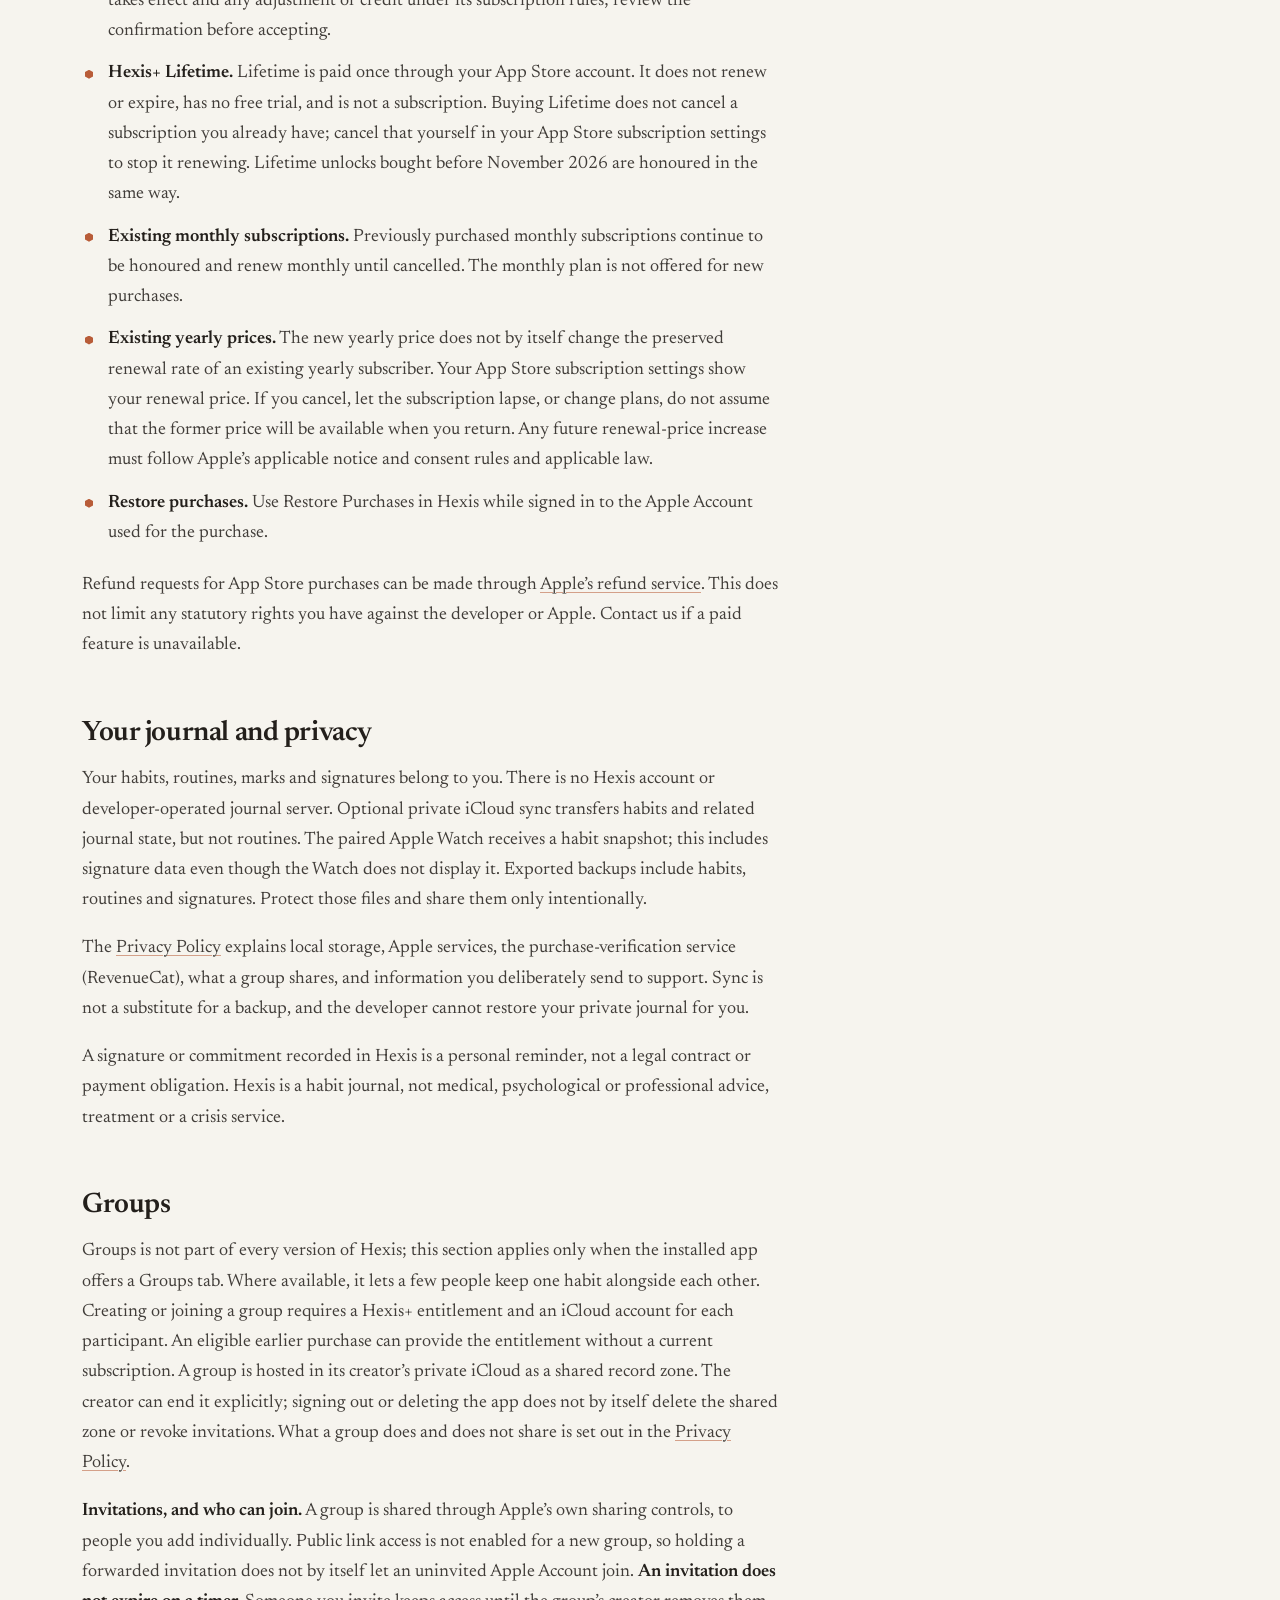
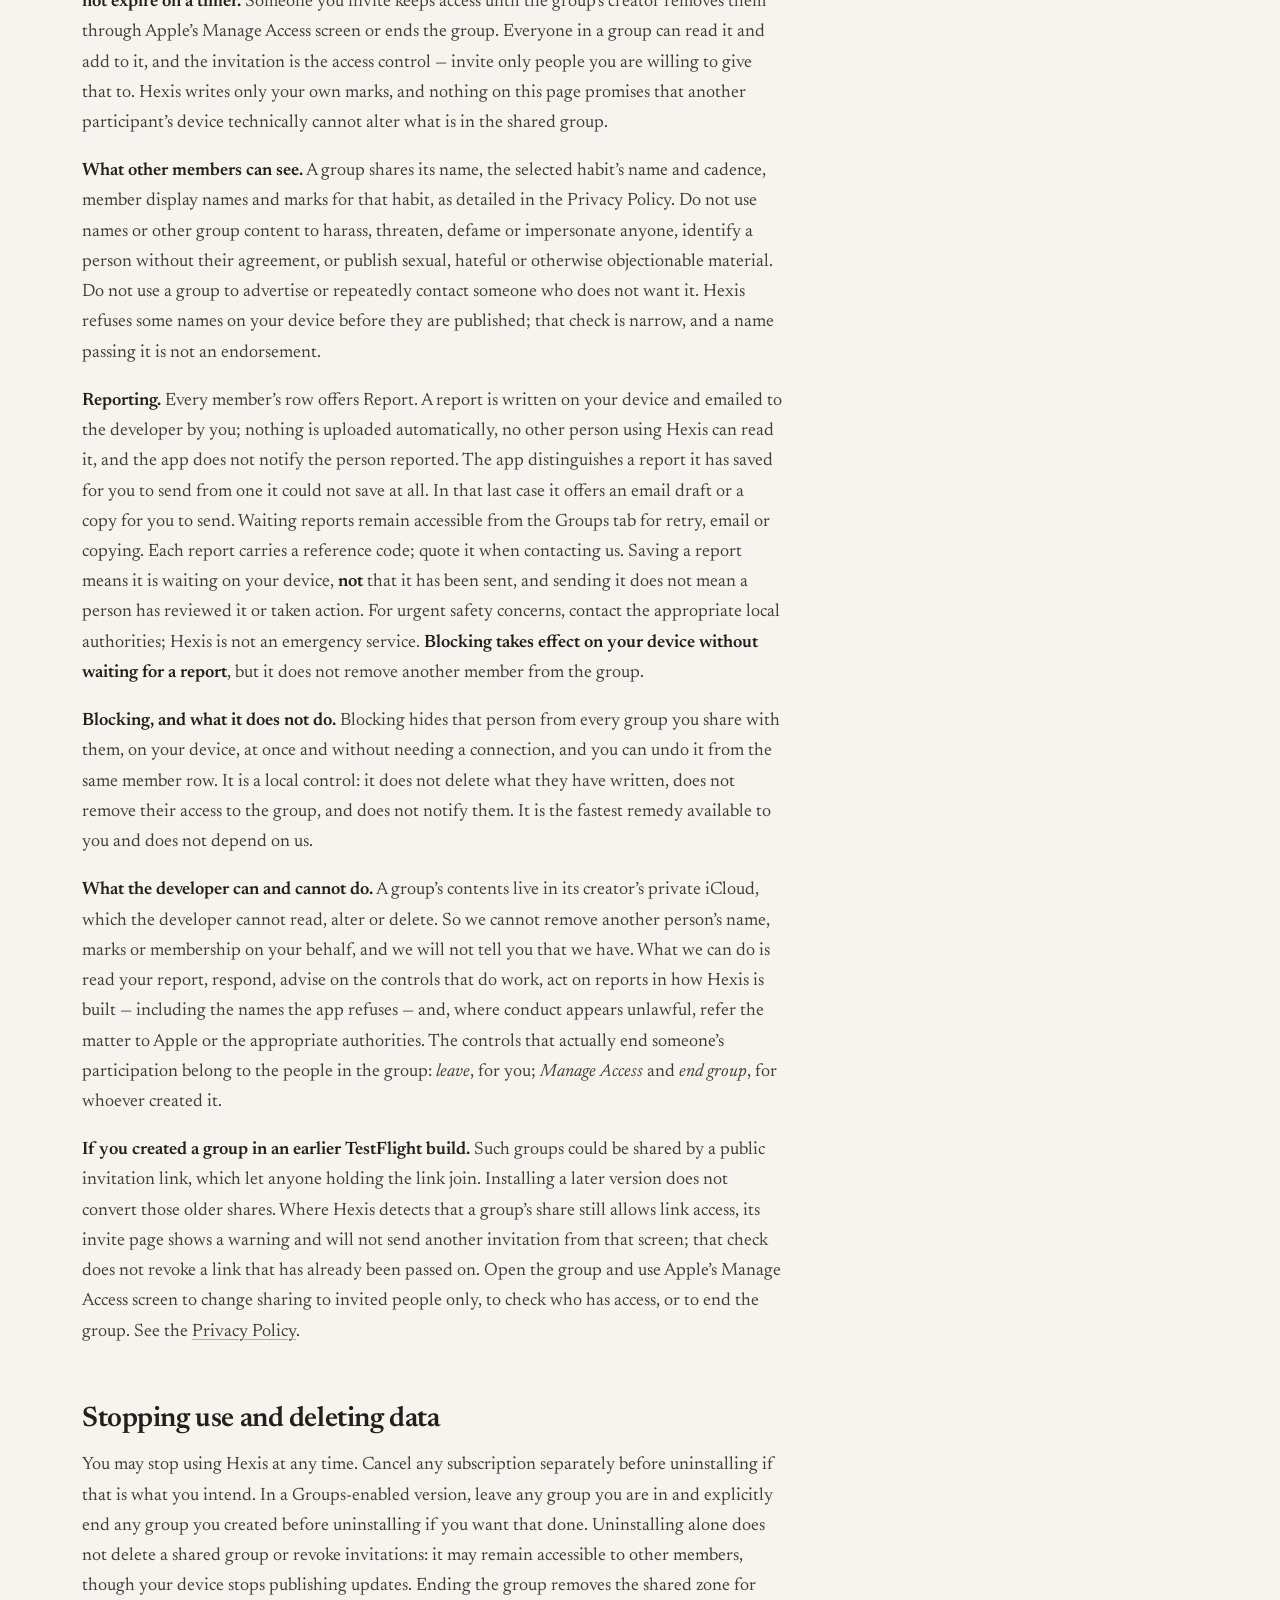
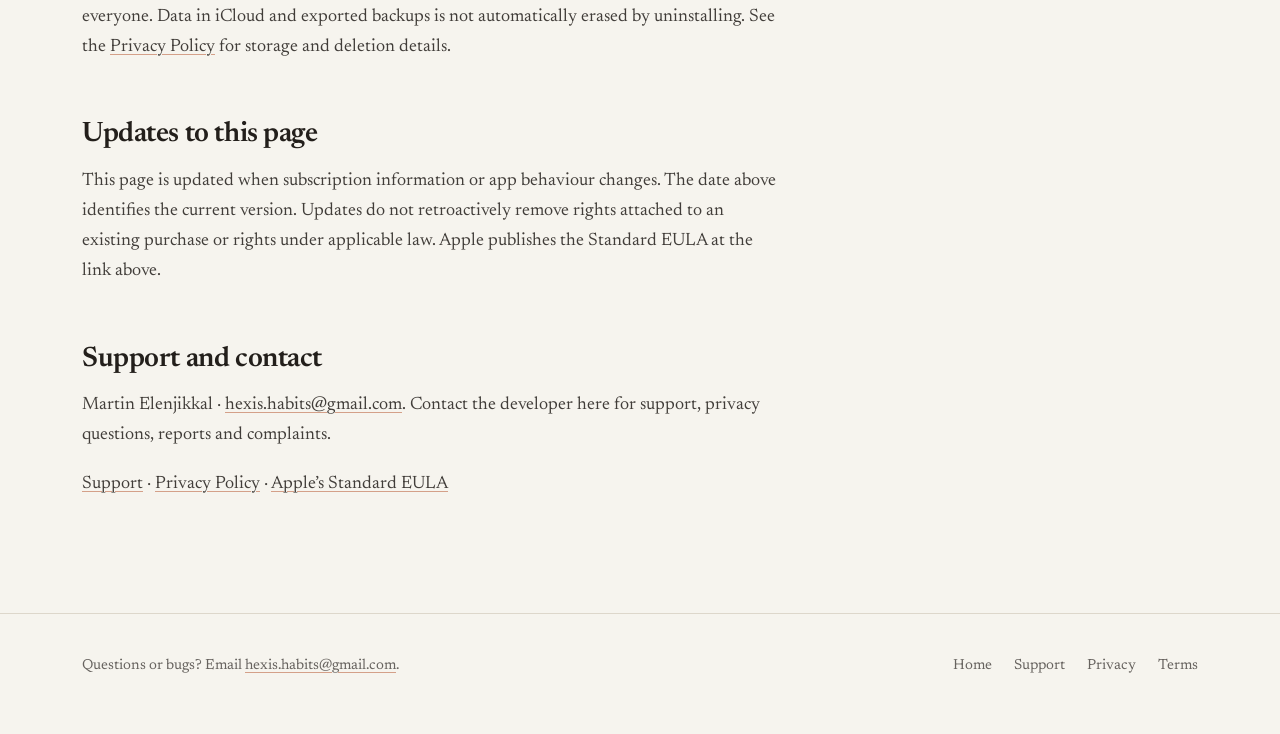
<file: terms.html>
<!DOCTYPE html>
<html lang="en">
<head>
<meta charset="utf-8">
<meta name="viewport" content="width=device-width, initial-scale=1">
<title>Hexis — Terms of Use</title>
<meta name="theme-color" content="#F6F4EE" media="(prefers-color-scheme: light)"><meta name="theme-color" content="#161411" media="(prefers-color-scheme: dark)"><link rel="icon" href="favicon.png" type="image/png"><link rel="apple-touch-icon" href="apple-touch-icon.png"><link rel="preconnect" href="https://fonts.googleapis.com"><link rel="preconnect" href="https://fonts.gstatic.com" crossorigin><link href="https://fonts.googleapis.com/css2?family=Newsreader:ital,opsz,wght@0,6..72,400;0,6..72,600;0,6..72,700;1,6..72,400&display=swap" rel="stylesheet">
<link rel="stylesheet" href="style.css">
</head>
<body>
<header class="masthead">
  <div class="wrap bar">
    <a class="brand" href="./"><svg viewBox="-6 -426 1190 432" role="img" aria-label="hexis"><path d="M170.9 -352.2 104.9 -123.4Q139.1 -173.9 154.6 -191.7Q177.7 -217.3 194.4 -226.4Q211 -235.4 226.2 -235.4Q239.2 -235.4 248.4 -225.6Q257.7 -215.8 257.7 -199.6Q257.7 -185.9 251.6 -165.3L219.4 -57.1Q215.1 -42.9 215.1 -38.1Q215.1 -35.8 216.8 -33.9Q218.6 -32 220.9 -32Q223.9 -32 227 -34.5Q235.1 -40.9 244.3 -54.8Q246.5 -58.4 251.6 -65.5L261.5 -59.9Q239.7 -23.9 220.1 -10.4Q200.6 3 183.1 3Q167.3 3 158.4 -5.1Q149.6 -13.2 149.6 -25.4Q149.6 -36.6 155.6 -57.1L187.1 -165.3Q190.2 -176.5 190.2 -181.5Q190.2 -184.3 188 -186.5Q185.9 -188.7 183.1 -188.7Q173.9 -188.7 157.9 -173.4Q124.9 -142.2 91.9 -75.4L69.3 0H6.3L89.6 -286.9Q94.7 -305.2 94.7 -313.1Q94.7 -319.4 89.6 -323Q83 -327.8 69.3 -327L71.1 -337.2L155.6 -352.2ZM370.4 -95.2Q368.2 -78.7 368.2 -68Q368.2 -49 379.2 -37.6Q390.3 -26.2 408.8 -26.2Q426.6 -26.2 444.5 -34.8Q462.4 -43.4 486 -65L493.6 -58.1Q464.4 -22.9 436.7 -7.9Q409 7.1 375.5 7.1Q333.1 7.1 316.9 -13.2Q300.6 -33.5 300.6 -60.2Q300.6 -101.8 324.9 -143.5Q349.1 -185.1 390.9 -210.2Q432.7 -235.4 474.8 -235.4Q496.1 -235.4 507.1 -225.2Q518 -215.1 518 -199.6Q518 -181 507.3 -163.5Q492.6 -139.6 470.2 -125Q447.9 -110.4 420.2 -102.8Q401.7 -97.8 370.4 -95.2ZM372.7 -108.4Q395.1 -111.7 407.4 -117.4Q419.7 -123.1 431.5 -135.7Q443.3 -148.3 452 -167.5Q460.6 -186.6 460.6 -203.4Q460.6 -210.5 456.7 -214.6Q452.7 -218.6 446.6 -218.6Q434.4 -218.6 419.2 -201.6Q391.3 -170.6 372.7 -108.4ZM543.6 -220.1 632.2 -235.4Q656.3 -197.5 666.2 -152.1Q691.1 -188.9 703.8 -203.6Q720.8 -223.4 731.9 -229.4Q742.9 -235.4 755.4 -235.4Q769.3 -235.4 776.8 -227.8Q784.3 -220.1 784.3 -207.2Q784.3 -195 776.8 -187.3Q769.3 -179.5 758.2 -179.5Q750 -179.5 739.5 -182.4Q729 -185.4 724.9 -185.4Q714.2 -185.4 704.6 -177.7Q691.4 -167.3 672.1 -133.3Q693.7 -57.1 706.6 -40.4Q714.2 -30.5 722.1 -30.5Q728.7 -30.5 733.5 -33.8Q740.9 -39.1 756.1 -60.4L765.3 -55.1Q742.9 -19 721.6 -4.3Q705.4 7.1 689.6 7.1Q673.4 7.1 662.6 -0.1Q651.8 -7.4 643.4 -23.7Q635 -40.1 623.6 -76.2Q593.9 -38.3 577 -20.9Q560.1 -3.6 548.9 1.8Q537.8 7.1 525.1 7.1Q511.9 7.1 504.1 -0.5Q496.4 -8.1 496.4 -20.3Q496.4 -33.3 504.8 -41.6Q513.1 -50 526.1 -50Q532.9 -50 541.6 -46Q554.3 -39.9 559.9 -39.9Q567.2 -39.9 573.1 -42.9Q580.7 -46.7 592.4 -59.4Q599.5 -67.3 618.5 -92.9Q594.1 -183.3 580.4 -201.1Q571.8 -212.5 558.6 -212.5Q551.7 -212.5 541.8 -210.5ZM913.6 -235.4 861.5 -54.8Q857.2 -39.4 857.2 -34.5Q857.2 -31.7 859.5 -29.3Q861.8 -26.9 864.3 -26.9Q868.6 -26.9 872.9 -30.7Q884.4 -40.1 900.4 -64.7L909 -59.7Q870.6 7.1 827.5 7.1Q811 7.1 801.2 -2.2Q791.4 -11.4 791.4 -25.6Q791.4 -35 795.7 -49.5L831 -170.9Q836.1 -188.4 836.1 -197.3Q836.1 -202.9 831.3 -207.2Q826.5 -211.5 818.1 -211.5Q814.3 -211.5 808.9 -211.2L812.2 -221.4L898.3 -235.4ZM1117.9 -235.4 1106.8 -156.9H1097.4Q1095.4 -187.4 1078.7 -204.9Q1062.1 -222.4 1043 -222.4Q1031.4 -222.4 1023.8 -215.6Q1016.1 -208.7 1016.1 -199.1Q1016.1 -190.9 1019.4 -183.8Q1022.7 -176.7 1034.2 -164.5Q1074.3 -121.4 1082.9 -105.1Q1091.5 -88.9 1091.5 -70.3Q1091.5 -50.3 1081.4 -32.4Q1071.2 -14.5 1051 -3.7Q1030.9 7.1 1009 7.1Q994.3 7.1 972.7 1.3Q958.5 -2.8 951.4 -2.8Q945 -2.8 941.5 -0.9Q937.9 1 933.6 7.1H924.2L936.7 -77.4H944.8Q953.7 -46.7 961.4 -33.6Q969.2 -20.6 982.1 -12.8Q995.1 -5.1 1007 -5.1Q1021 -5.1 1030.1 -13.8Q1039.2 -22.6 1039.2 -34.8Q1039.2 -46.7 1033.3 -57.9Q1027.3 -69.1 1005.7 -92.7Q976 -124.9 966.6 -142.4Q960 -155.1 960 -171.4Q960 -198.8 980 -217.1Q999.9 -235.4 1035.9 -235.4Q1051.7 -235.4 1074.5 -229.8Q1086 -227 1092.8 -227Q1102.7 -227 1108.8 -235.4Z" fill="currentColor"/><circle class="tittle" cx="896.9" cy="-314.8" r="44"/></svg></a>
    <nav aria-label="Pages">
      <a class="home" href="./">home</a>
      <a href="support.html">support</a>
      <a href="privacy.html">privacy</a>
      <a href="terms.html" aria-current="page">terms</a>
    </nav>
  </div>
</header>
<div class="page">
  <div class="wrap">
    <p class="kicker">legal</p>
    <div class="layout">
<main class="doc">
<h1>Terms of Use</h1>
<p class="sub">Hexis · Updated 23 November 2026</p>

<h2 id="apple">Apple’s Standard EULA</h2>
<p><strong>Hexis uses <a href="https://www.apple.com/legal/internet-services/itunes/dev/stdeula/">Apple’s Standard End User License Agreement (EULA)</a>.</strong> Please read that agreement for the terms governing your licence to the app. Martin Elenjikkal remains the application provider; choosing Apple’s standard agreement does not make Apple the developer of Hexis.</p>
<p>This page provides supplementary information about Hexis+ subscriptions, privacy and support. It is <strong>not a custom EULA</strong> and does not replace or amend Apple’s Standard EULA. Nothing here limits rights or remedies that cannot be excluded under applicable consumer law, including the Australian Consumer Law.</p>
<p><em>Hexis was previously called Tally. The website address retains the old name.</em></p>

<h2 id="subscriptions">Hexis+ subscriptions</h2>
<p>Hexis+ is offered as yearly and weekly auto-renewing subscriptions in one subscription group, and as Hexis+ Lifetime, a one-time purchase. Where a version of Hexis includes Groups, creating or joining a group is a Hexis+ benefit and each participant needs their own entitlement; see <a href="#groups">Groups</a> below. The app and Apple’s purchase confirmation show the benefits, billing period and price in your local currency before you buy.</p>
<ul>
<li><strong>Payment and renewal.</strong> Apple bills your App Store account. The yearly plan renews each year and the weekly plan each week unless cancelled at least 24 hours before the current period ends. Renewal is charged within the 24 hours before the period ends at the renewal price applicable to your subscription. The developer does not receive your card details.</li>
<li><strong>Seven-day free trial.</strong> The yearly plan offers a one-week trial to eligible Apple Accounts; the weekly plan does not offer a trial. Apple determines eligibility, with one introductory offer per subscription group per Apple Account. The trial automatically becomes a paid yearly subscription at the price shown before purchase unless cancelled at least 24 hours before the trial ends. Any unused trial portion is forfeited when purchasing a subscription where Apple’s rules provide for this. If you start the trial from Hexis and notifications are allowed, Hexis also schedules a reminder two days before it ends; that reminder is a courtesy, may not arrive, and does not replace cancelling in time.</li>
<li><strong>Manage or cancel.</strong> Open Settings › your name › Subscriptions on your device. Cancelling a paid subscription stops its next renewal, with access continuing for the paid period. Access may end immediately if you cancel during a free trial. Deleting Hexis does not cancel a subscription.</li>
<li><strong>Switch plans.</strong> Use your App Store subscription settings. Apple determines when the change takes effect and any adjustment or credit under its subscription rules; review the confirmation before accepting.</li>
<li><strong>Hexis+ Lifetime.</strong> Lifetime is paid once through your App Store account. It does not renew or expire, has no free trial, and is not a subscription. Buying Lifetime does not cancel a subscription you already have; cancel that yourself in your App Store subscription settings to stop it renewing. Lifetime unlocks bought before November 2026 are honoured in the same way.</li>
<li><strong>Existing monthly subscriptions.</strong> Previously purchased monthly subscriptions continue to be honoured and renew monthly until cancelled. The monthly plan is not offered for new purchases.</li>
<li><strong>Existing yearly prices.</strong> The new yearly price does not by itself change the preserved renewal rate of an existing yearly subscriber. Your App Store subscription settings show your renewal price. If you cancel, let the subscription lapse, or change plans, do not assume that the former price will be available when you return. Any future renewal-price increase must follow Apple’s applicable notice and consent rules and applicable law.</li>
<li><strong>Restore purchases.</strong> Use Restore Purchases in Hexis while signed in to the Apple Account used for the purchase.</li>
</ul>
<p>Refund requests for App Store purchases can be made through <a href="https://reportaproblem.apple.com/">Apple’s refund service</a>. This does not limit any statutory rights you have against the developer or Apple. Contact us if a paid feature is unavailable.</p>

<h2 id="journal">Your journal and privacy</h2>
<p>Your habits, routines, marks and signatures belong to you. There is no Hexis account or developer-operated journal server. Optional private iCloud sync transfers habits and related journal state, but not routines. The paired Apple Watch receives a habit snapshot; this includes signature data even though the Watch does not display it. Exported backups include habits, routines and signatures. Protect those files and share them only intentionally.</p>
<p>The <a href="privacy.html">Privacy Policy</a> explains local storage, Apple services, the purchase-verification service (RevenueCat), what a group shares, and information you deliberately send to support. Sync is not a substitute for a backup, and the developer cannot restore your private journal for you.</p>
<p>A signature or commitment recorded in Hexis is a personal reminder, not a legal contract or payment obligation. Hexis is a habit journal, not medical, psychological or professional advice, treatment or a crisis service.</p>

<h2 id="groups">Groups</h2>
<p>Groups is not part of every version of Hexis; this section applies only when the installed app offers a Groups tab. Where available, it lets a few people keep one habit alongside each other. Creating or joining a group requires a Hexis+ entitlement and an iCloud account for each participant. An eligible earlier purchase can provide the entitlement without a current subscription. A group is hosted in its creator’s private iCloud as a shared record zone. The creator can end it explicitly; signing out or deleting the app does not by itself delete the shared zone or revoke invitations. What a group does and does not share is set out in the <a href="privacy.html#groups">Privacy Policy</a>.</p>

<p><strong>Invitations, and who can join.</strong> A group is shared through Apple’s own sharing controls, to people you add individually. Public link access is not enabled for a new group, so holding a forwarded invitation does not by itself let an uninvited Apple Account join. <strong>An invitation does not expire on a timer.</strong> Someone you invite keeps access until the group’s creator removes them through Apple’s Manage Access screen or ends the group. Everyone in a group can read it and add to it, and the invitation is the access control — invite only people you are willing to give that to. Hexis writes only your own marks, and nothing on this page promises that another participant’s device technically cannot alter what is in the shared group.</p>

<p><strong>What other members can see.</strong> A group shares its name, the selected habit’s name and cadence, member display names and marks for that habit, as detailed in the Privacy Policy. Do not use names or other group content to harass, threaten, defame or impersonate anyone, identify a person without their agreement, or publish sexual, hateful or otherwise objectionable material. Do not use a group to advertise or repeatedly contact someone who does not want it. Hexis refuses some names on your device before they are published; that check is narrow, and a name passing it is not an endorsement.</p>

<p><strong>Reporting.</strong> Every member’s row offers Report. A report is written on your device and emailed to the developer by you; nothing is uploaded automatically, no other person using Hexis can read it, and the app does not notify the person reported. The app distinguishes a report it has saved for you to send from one it could not save at all. In that last case it offers an email draft or a copy for you to send. Waiting reports remain accessible from the Groups tab for retry, email or copying. Each report carries a reference code; quote it when contacting us. Saving a report means it is waiting on your device, <strong>not</strong> that it has been sent, and sending it does not mean a person has reviewed it or taken action. For urgent safety concerns, contact the appropriate local authorities; Hexis is not an emergency service. <strong>Blocking takes effect on your device without waiting for a report</strong>, but it does not remove another member from the group.</p>

<p><strong>Blocking, and what it does not do.</strong> Blocking hides that person from every group you share with them, on your device, at once and without needing a connection, and you can undo it from the same member row. It is a local control: it does not delete what they have written, does not remove their access to the group, and does not notify them. It is the fastest remedy available to you and does not depend on us.</p>

<p><strong>What the developer can and cannot do.</strong> A group’s contents live in its creator’s private iCloud, which the developer cannot read, alter or delete. So we cannot remove another person’s name, marks or membership on your behalf, and we will not tell you that we have. What we can do is read your report, respond, advise on the controls that do work, act on reports in how Hexis is built — including the names the app refuses — and, where conduct appears unlawful, refer the matter to Apple or the appropriate authorities. The controls that actually end someone’s participation belong to the people in the group: <em>leave</em>, for you; <em>Manage Access</em> and <em>end group</em>, for whoever created it.</p>

<p><strong>If you created a group in an earlier TestFlight build.</strong> Such groups could be shared by a public invitation link, which let anyone holding the link join. Installing a later version does not convert those older shares. Where Hexis detects that a group’s share still allows link access, its invite page shows a warning and will not send another invitation from that screen; that check does not revoke a link that has already been passed on. Open the group and use Apple’s Manage Access screen to change sharing to invited people only, to check who has access, or to end the group. See the <a href="privacy.html#older-groups">Privacy Policy</a>.</p>

<h2 id="leaving">Stopping use and deleting data</h2>
<p>You may stop using Hexis at any time. Cancel any subscription separately before uninstalling if that is what you intend. In a Groups-enabled version, leave any group you are in and explicitly end any group you created before uninstalling if you want that done. Uninstalling alone does not delete a shared group or revoke invitations: it may remain accessible to other members, though your device stops publishing updates. Ending the group removes the shared zone for everyone. Data in iCloud and exported backups is not automatically erased by uninstalling. See the <a href="privacy.html">Privacy Policy</a> for storage and deletion details.</p>

<h2 id="changes">Updates to this page</h2>
<p>This page is updated when subscription information or app behaviour changes. The date above identifies the current version. Updates do not retroactively remove rights attached to an existing purchase or rights under applicable law. Apple publishes the Standard EULA at the link above.</p>

<h2 id="contact">Support and contact</h2>
<p>Martin Elenjikkal · <a href="mailto:hexis.habits@gmail.com">hexis.habits@gmail.com</a>. Contact the developer here for support, privacy questions, reports and complaints.</p>
<p><a href="support.html">Support</a> · <a href="privacy.html">Privacy Policy</a> · <a href="https://www.apple.com/legal/internet-services/itunes/dev/stdeula/">Apple’s Standard EULA</a></p>
</main>
<aside class="toc" aria-label="Contents"><p>contents</p></aside>
    </div>
  </div>
</div>
<footer>
  <div class="wrap row">
    <p>Questions or bugs? Email <a href="mailto:hexis.habits@gmail.com">hexis.habits@gmail.com</a>.</p>
    <nav><a href="./">Home</a><a href="support.html">Support</a><a href="privacy.html">Privacy</a><a href="terms.html">Terms</a></nav>
  </div>
</footer>
<script src="site.js" defer></script>
</body>
</html>
</file>
<file: style.css>
/* hexis — the reading pages (support, privacy, terms).
   Same paper, ink and halftone as the landing page. */
:root {
  --paper: #F6F4EE; --card: #FFFDF8; --ink: #231F1B; --soft: #67635F; --faint: #A29F9A;
  --hairline: #DDD7CB; --oxblood: #5C1A1A; --accent: #B85C38;
  --serif: ui-serif, "New York", "Newsreader", Georgia, "Times New Roman", serif;
  --sans: -apple-system, BlinkMacSystemFont, "Helvetica Neue", Arial, sans-serif;
  --halftone: url(img/halftone-light.svg);
}
@media (prefers-color-scheme: dark) {
  :root {
    --paper: #161411; --card: #1F1C18; --ink: #F1EEE8; --soft: #B4AEA5; --faint: #7C766D;
    --hairline: #34302A; --oxblood: #E0A39E; --accent: #D47850;
    --halftone: url(img/halftone-dark.svg);
  }
}
* { box-sizing: border-box; }
html { -webkit-text-size-adjust: 100%; scroll-padding-top: 88px; }
@media (prefers-reduced-motion: no-preference) { html { scroll-behavior: smooth; } }
body {
  margin: 0; background: var(--paper); color: var(--ink);
  font-family: var(--serif); font-size: 18px; line-height: 1.68;
  -webkit-font-smoothing: antialiased; text-rendering: optimizeLegibility;
  overflow-x: hidden;
}
::selection { background: var(--accent); color: var(--paper); }
a { color: inherit; text-decoration: underline; text-decoration-color: color-mix(in srgb, var(--accent) 55%, transparent); text-decoration-thickness: 1px; text-underline-offset: 3px; transition: text-decoration-color .2s ease; }
a:hover { text-decoration-color: var(--accent); }
.wrap { max-width: 1180px; margin: 0 auto; padding: 0 32px; }

/* masthead */
.masthead {
  position: sticky; top: 0; z-index: 20;
  background: color-mix(in srgb, var(--paper) 86%, transparent);
  -webkit-backdrop-filter: saturate(1.4) blur(14px); backdrop-filter: saturate(1.4) blur(14px);
  border-bottom: 1px solid var(--hairline);
}
.bar { display: flex; align-items: center; gap: 30px; height: 68px; }
.brand { display: flex; color: var(--ink); text-decoration: none; margin-right: auto; }
.brand svg { height: 24px; width: auto; display: block; }
.brand .tittle { fill: var(--accent); transition: transform .45s cubic-bezier(.3,1.6,.5,1); transform-box: fill-box; transform-origin: center; }
.brand:hover .tittle { transform: translateY(-22%); }
.bar nav { display: flex; gap: 26px; font-size: 16px; }
.bar nav a { text-decoration: none; color: var(--soft); }
.bar nav a:hover, .bar nav a[aria-current] { color: var(--ink); }
.bar nav a[aria-current] { text-decoration: underline; text-decoration-color: var(--accent); text-underline-offset: 6px; }

/* the page head: title on paper, the honeycomb building in from the corner */
.page { position: relative; padding-top: 88px; overflow-x: clip; }
.page::before {
  content: ""; position: absolute; top: 0; right: 0; width: min(720px, 70vw); aspect-ratio: 720 / 420;
  background: var(--halftone) no-repeat top right / contain; pointer-events: none;
}
.page .wrap { position: relative; }
.kicker { font-family: var(--sans); font-size: 11.5px; font-weight: 600; letter-spacing: .16em; text-transform: uppercase; color: var(--soft); margin: 0 0 22px; display: flex; align-items: center; gap: 12px; }
.kicker::before { content: ""; width: 10px; height: 11px; background: var(--accent); clip-path: polygon(50% 0, 100% 25%, 100% 75%, 50% 100%, 0 75%, 0 25%); }

/* the reading column, with a contents rail on wide screens */
.layout { display: grid; grid-template-columns: minmax(0, 700px) 1fr; gap: 80px; padding-bottom: 96px; }
.doc { min-width: 0; }
.doc > h1:first-child { font-size: clamp(44px, 6vw, 72px); line-height: 1; font-weight: 700; letter-spacing: -.035em; color: var(--oxblood); margin: 0 0 18px; }
.doc > .sub:nth-child(2) { font-style: italic; color: var(--soft); font-size: 18px; margin: 0 0 48px; padding-bottom: 32px; border-bottom: 1px solid var(--hairline); }
.sub { color: var(--soft); }
h2 { font-size: 28px; line-height: 1.2; font-weight: 600; letter-spacing: -.015em; margin: 56px 0 14px; }
h3 { font-size: 20px; font-weight: 600; margin: 32px 0 8px; }
p { margin: 0 0 18px; }
.doc p, .doc li { color: color-mix(in srgb, var(--ink) 86%, var(--paper)); }
strong { color: var(--ink); font-weight: 600; }
ul { padding-left: 0; margin: 8px 0 22px; list-style: none; }
li { position: relative; padding-left: 26px; margin-bottom: 12px; }
li::before { content: ""; position: absolute; left: 3px; top: .62em; width: 8px; height: 9px; background: var(--accent); clip-path: polygon(50% 0, 100% 25%, 100% 75%, 50% 100%, 0 75%, 0 25%); }
:target { scroll-margin-top: 88px; }
h2:target { color: var(--oxblood); }

.toc { position: sticky; top: 108px; align-self: start; font-size: 15px; padding-left: 24px; border-left: 1px solid var(--hairline); max-height: calc(100vh - 140px); overflow-x: hidden; overflow-y: auto; scrollbar-width: none; }
.toc p { font-family: var(--sans); font-size: 11px; font-weight: 600; letter-spacing: .16em; text-transform: uppercase; color: var(--faint); margin: 0 0 14px; }
.toc ol { list-style: none; margin: 0; padding: 0; }
.toc li { padding: 0; margin: 0 0 9px; }
.toc li::before { display: none; }
.toc a { text-decoration: none; color: var(--soft); line-height: 1.35; display: block; transition: color .2s ease, transform .2s ease; }
.toc a:hover { color: var(--ink); }
.toc a.on { color: var(--oxblood); transform: translateX(3px); }

footer { border-top: 1px solid var(--hairline); padding: 40px 0 56px; font-size: 14.5px; color: var(--soft); }
footer .row { display: flex; justify-content: space-between; gap: 24px; flex-wrap: wrap; }
footer nav { display: flex; gap: 22px; flex-wrap: wrap; }
footer nav a { text-decoration: none; }
footer nav a:hover { color: var(--ink); }
footer p { margin: 0; }

@media (max-width: 1020px) {
  .layout { grid-template-columns: 1fr; }
  .toc { display: none; }
}
@media (max-width: 700px) {
  body { font-size: 17px; }
  .bar { height: 60px; gap: 18px; }
  .brand svg { height: 21px; }
  .bar nav { gap: 16px; font-size: 15px; }
  .page { padding-top: 60px; }
  .page::before { width: 92vw; opacity: .85; }
  h2 { font-size: 24px; margin-top: 44px; }
}
@media (max-width: 480px) {
  .wrap { padding: 0 16px; }
  .bar nav a.home { display: none; }
}
</file>
